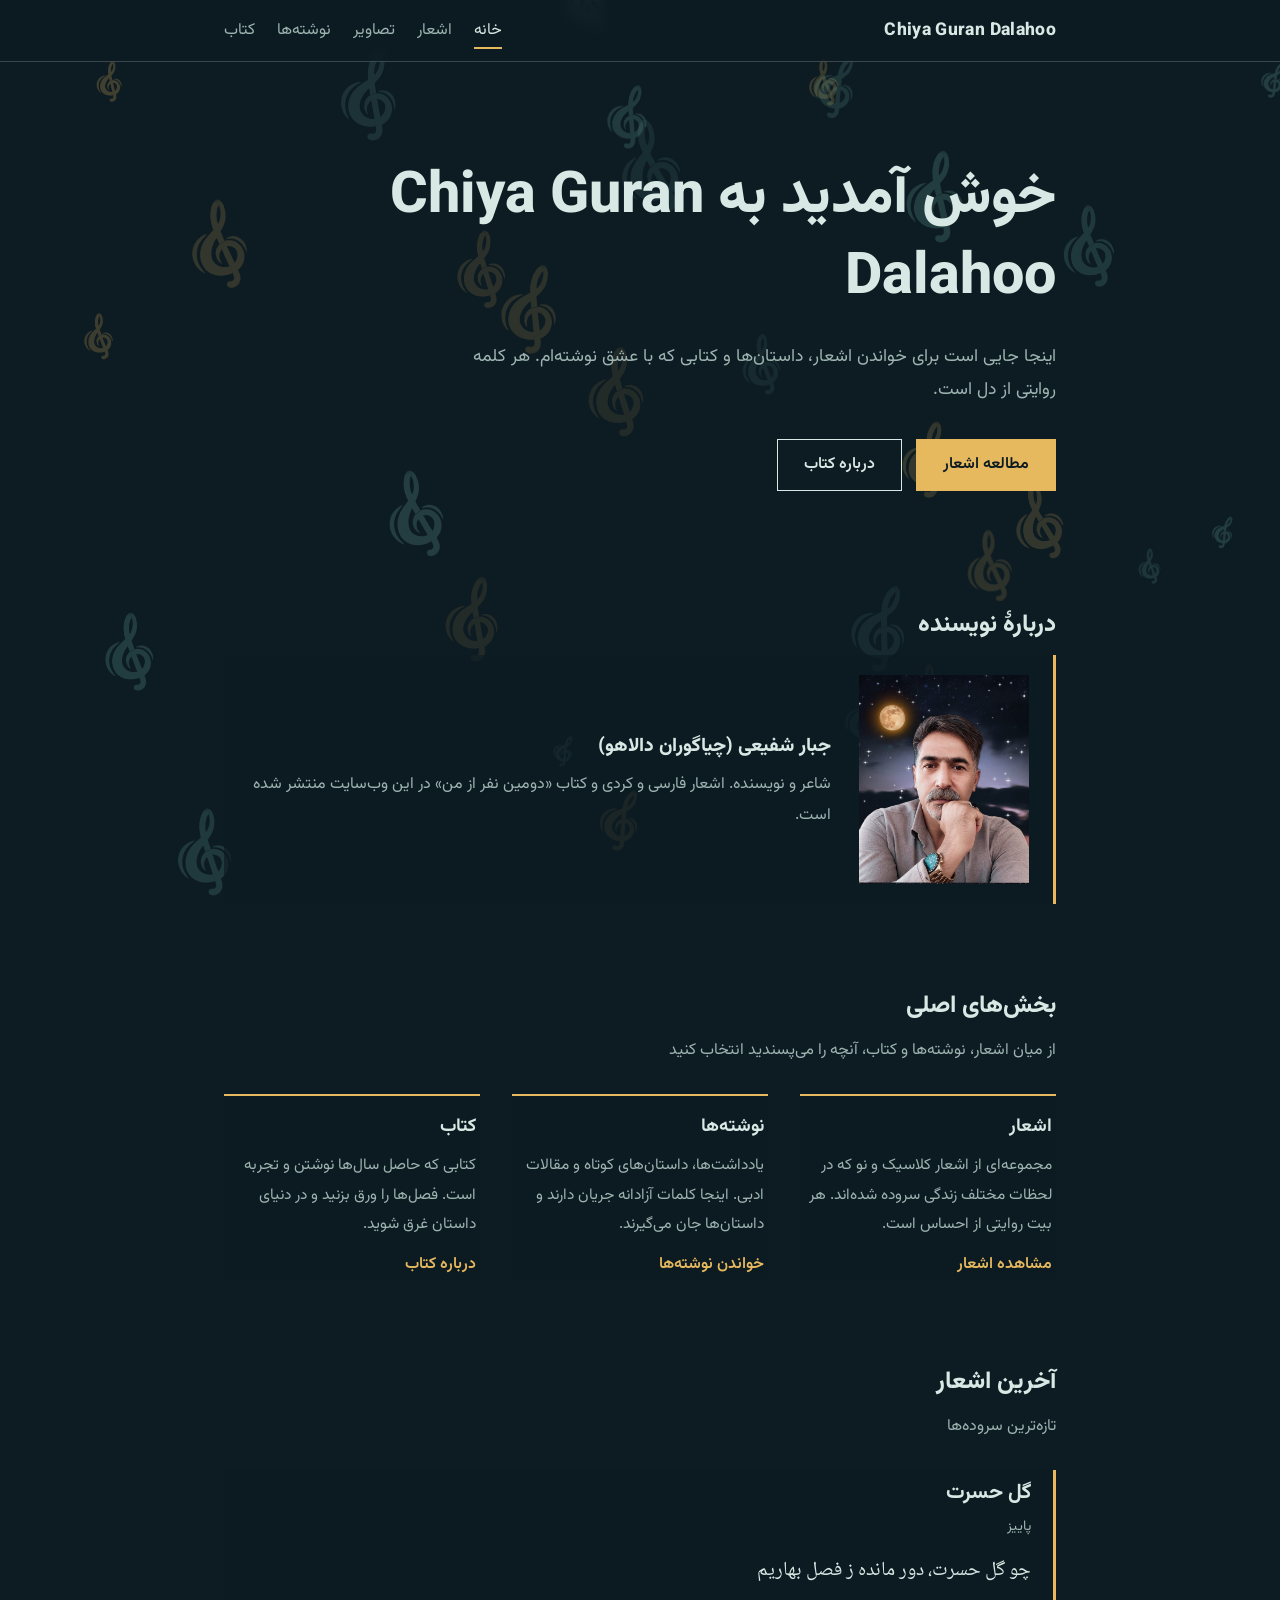
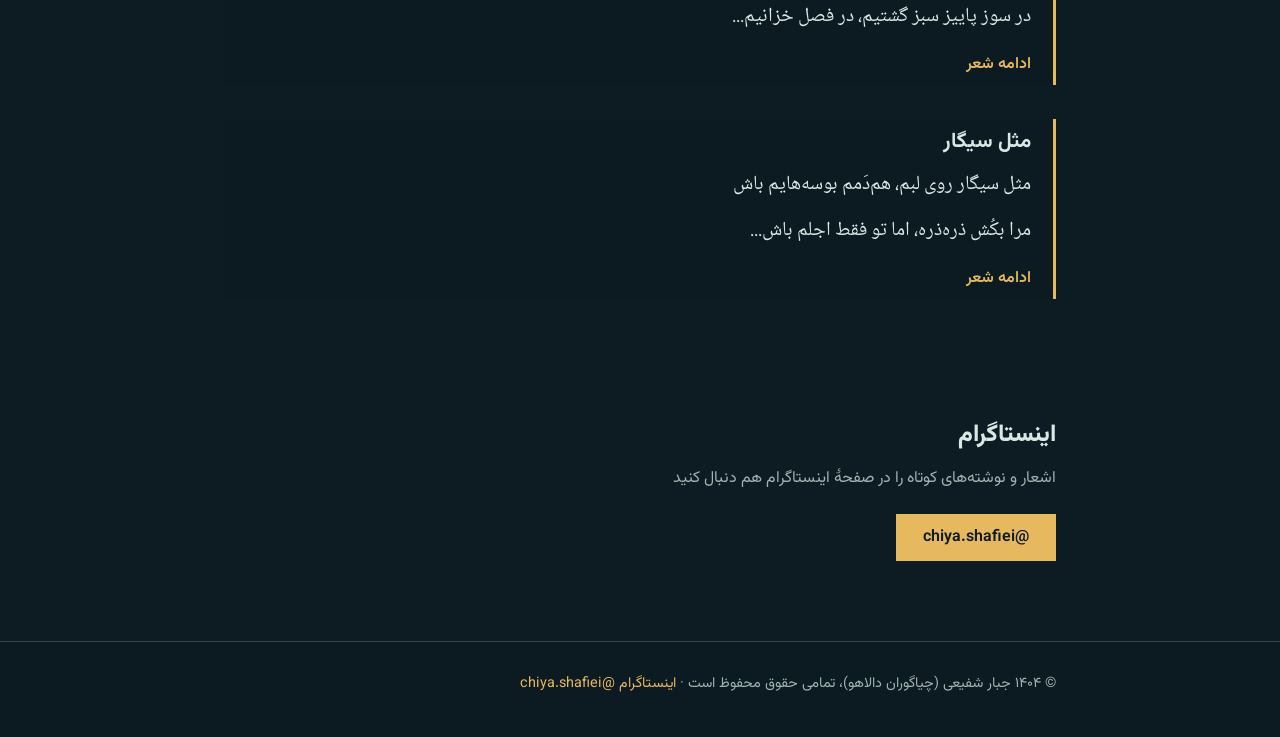
<file: index.html>
<!DOCTYPE html>
<html lang="fa" dir="rtl">
<head>
<meta charset="UTF-8">
<meta name="viewport" content="width=device-width, initial-scale=1.0">
<meta name="description" content="وب‌سایت رسمی چیا شفیعی، جبار شفیعی (چیاگوران دالاهو): اشعار فارسی و کردی، تصاویر شعر و کتاب «دومین نفر از من»">
<title>چیا شفیعی (چیاگوران دالاهو) | Chiya Guran Dalahoo</title>
<link rel="preconnect" href="https://fonts.googleapis.com">
<link rel="preconnect" href="https://fonts.gstatic.com" crossorigin>
<link href="https://fonts.googleapis.com/css2?family=Vazirmatn:wght@400;600;800&family=Noto+Naskh+Arabic:wght@400;600&display=swap" rel="stylesheet">
<style>
:root {
  --ink: #0d1b22;
  --mist: #d8e8e4;
  --dim: #9db4b0;
  --net: 111, 183, 168;
  --saffron: #e6b95f;
  --line: rgba(216, 232, 228, .22);
}
* { box-sizing: border-box; margin: 0; padding: 0; }
html { background: var(--ink); }
body {
  font-family: "Vazirmatn", Tahoma, "Segoe UI", sans-serif;
  color: var(--mist);
  line-height: 1.9;
  background: transparent;
  min-height: 100vh;
}
#bg { position: fixed; inset: 0; width: 100%; height: 100%; z-index: -1; display: block; }

a { color: inherit; text-decoration: none; }
a:focus-visible { outline: 2px solid var(--saffron); outline-offset: 4px; }

.wrap { max-width: 880px; margin: 0 auto; padding: 0 24px; }

/* header */
header { border-bottom: 1px solid var(--line); background: rgba(13, 27, 34, .72); backdrop-filter: blur(6px); -webkit-backdrop-filter: blur(6px); position: sticky; top: 0; z-index: 5; }
header .wrap { display: flex; align-items: center; justify-content: space-between; gap: 16px; flex-wrap: wrap; padding-top: 14px; padding-bottom: 14px; }
.brand { font-weight: 800; font-size: 1.1rem; letter-spacing: .02em; direction: ltr; }
nav ul { list-style: none; display: flex; gap: 22px; flex-wrap: wrap; }
nav a { color: var(--dim); padding: 4px 0; border-bottom: 2px solid transparent; }
nav a:hover, nav a[aria-current="page"] { color: var(--mist); border-bottom-color: var(--saffron); }

/* hero */
.hero { padding: 96px 0 72px; }
.hero h1 { font-size: clamp(2rem, 6vw, 3.6rem); font-weight: 800; line-height: 1.4; max-width: 14em; }
.hero p { margin-top: 20px; max-width: 34em; color: var(--dim); font-size: 1.1rem; }
.actions { margin-top: 32px; display: flex; gap: 14px; flex-wrap: wrap; }
.btn { padding: 10px 26px; border: 1px solid var(--mist); font-weight: 600; transition: background .2s, color .2s; }
.btn:hover { background: var(--mist); color: var(--ink); }
.btn.primary { background: var(--saffron); border-color: var(--saffron); color: var(--ink); }
.btn.primary:hover { background: transparent; color: var(--saffron); }

/* sections */
section { padding: 40px 0; }
h2 { font-size: 1.5rem; font-weight: 800; margin-bottom: 6px; }
.sub { color: var(--dim); margin-bottom: 28px; }

.sections { display: grid; grid-template-columns: repeat(auto-fit, minmax(240px, 1fr)); gap: 32px; }
.sections article { border-top: 2px solid var(--saffron); padding-top: 14px; background: rgba(13, 27, 34, .55); padding-inline: 4px; }
.sections h3 { font-size: 1.15rem; margin-bottom: 6px; }
.sections p { color: var(--dim); font-size: .97rem; }
.more { display: inline-block; margin-top: 10px; color: var(--saffron); font-weight: 600; }
.more:hover { text-decoration: underline; text-underline-offset: 5px; }

/* poems */
.poem { border-inline-start: 3px solid var(--saffron); padding: 4px 22px; margin-bottom: 34px; background: rgba(13, 27, 34, .6); }
.poem h3 { font-size: 1.3rem; }
.meta { color: var(--dim); font-size: .88rem; margin-bottom: 8px; }
.poem .verse { font-family: "Noto Naskh Arabic", "Vazirmatn", serif; font-size: 1.25rem; line-height: 2.3; }

.author-box { display: grid; grid-template-columns: 170px 1fr; gap: 28px; align-items: center; background: rgba(13, 27, 34, .65); padding: 20px 24px; border-inline-start: 3px solid var(--saffron); }
.author-box img { width: 100%; height: auto; display: block; }
.author-box h3 { font-size: 1.2rem; font-weight: 800; }
.author-box p { color: var(--dim); margin-top: 6px; }
@media (max-width: 560px) { .author-box { grid-template-columns: 1fr; } .author-box img { max-width: 200px; } }

footer a { color: var(--saffron); }
footer { border-top: 1px solid var(--line); margin-top: 48px; padding: 28px 0 40px; color: var(--dim); font-size: .9rem; background: rgba(13, 27, 34, .72); }

@media (max-width: 560px) {
  .hero { padding: 56px 0 44px; }
  nav ul { gap: 16px; }
}
@media (prefers-reduced-motion: reduce) { .btn { transition: none; } }
</style>
<script type="application/ld+json">
{
  "@context": "https://schema.org",
  "@type": "WebSite",
  "name": "Chiya Guran Dalahoo",
  "alternateName": ["چیا شفیعی", "چیاگوران دالاهو", "جبار شفیعی"],
  "url": "https://chiya-sh53.github.io/-chiya-guran-dalahoo/",
  "inLanguage": ["fa", "ckb"],
  "author": {
    "@type": "Person",
    "sameAs": ["https://www.instagram.com/chiya.shafiei/"],
    "name": "جبار شفیعی",
    "alternateName": ["چیا شفیعی", "چیاگوران دالاهو", "Chiya Guran Dalahoo"]
  }
}
</script>
</head>
<body>
<canvas id="bg" aria-hidden="true"></canvas>

<header>
  <div class="wrap">
    <a class="brand" href="index.html">Chiya Guran Dalahoo</a>
    <nav aria-label="منوی اصلی">
      <ul>
        <li><a href="index.html" aria-current="page">خانه</a></li>
        <li><a href="poems.html">اشعار</a></li>
        <li><a href="gallery.html">تصاویر</a></li>
        <li><a href="writings.html">نوشته‌ها</a></li>
        <li><a href="book.html">کتاب</a></li>
      </ul>
    </nav>
  </div>
</header>

<main class="wrap">
  <div class="hero">
    <h1>خوش آمدید به Chiya Guran Dalahoo</h1>
    <p>اینجا جایی است برای خواندن اشعار، داستان‌ها و کتابی که با عشق نوشته‌ام. هر کلمه روایتی از دل است.</p>
    <div class="actions">
      <a class="btn primary" href="poems.html">مطالعه اشعار</a>
      <a class="btn" href="book.html">درباره کتاب</a>
    </div>
  </div>

  <section>
    <h2>دربارهٔ نویسنده</h2>
    <div class="author-box">
      <img src="images/author.jpg" alt="جبار شفیعی (چیاگوران دالاهو)" loading="lazy">
      <div>
        <h3>جبار شفیعی (چیاگوران دالاهو)</h3>
        <p>شاعر و نویسنده. اشعار فارسی و کردی و کتاب «دومین نفر از من» در این وب‌سایت منتشر شده است.</p>
      </div>
    </div>
  </section>

  <section>
    <h2>بخش‌های اصلی</h2>
    <p class="sub">از میان اشعار، نوشته‌ها و کتاب، آنچه را می‌پسندید انتخاب کنید</p>
    <div class="sections">
      <article>
        <h3>اشعار</h3>
        <p>مجموعه‌ای از اشعار کلاسیک و نو که در لحظات مختلف زندگی سروده شده‌اند. هر بیت روایتی از احساس است.</p>
        <a class="more" href="poems.html">مشاهده اشعار</a>
      </article>
      <article>
        <h3>نوشته‌ها</h3>
        <p>یادداشت‌ها، داستان‌های کوتاه و مقالات ادبی. اینجا کلمات آزادانه جریان دارند و داستان‌ها جان می‌گیرند.</p>
        <a class="more" href="writings.html">خواندن نوشته‌ها</a>
      </article>
      <article>
        <h3>کتاب</h3>
        <p>کتابی که حاصل سال‌ها نوشتن و تجربه است. فصل‌ها را ورق بزنید و در دنیای داستان غرق شوید.</p>
        <a class="more" href="book.html">درباره کتاب</a>
      </article>
    </div>
  </section>

  <section>
    <h2>آخرین اشعار</h2>
    <p class="sub">تازه‌ترین سروده‌ها</p>

    <div class="poem">
      <h3>گل حسرت</h3>
      <p class="meta">پاییز</p>
      <p class="verse">چو گل حسرت، دور مانده ز فصل بهاریم<br>در سوز پاییز سبز گشتیم، در فصل خزانیم...</p>
      <a class="more" href="poems.html#poem3">ادامه شعر</a>
    </div>

    <div class="poem">
      <h3>مثل سیگار</h3>
      <p class="verse">مثل سیگار روی لبم، هم‌دَمم بوسه‌هایم باش<br>مرا بکُش ذره‌ذره، اما تو فقط اجلم باش...</p>
      <a class="more" href="poems.html#sigar">ادامه شعر</a>
    </div>
  </section>
  <section>
    <h2>اینستاگرام</h2>
    <p class="sub">اشعار و نوشته‌های کوتاه را در صفحهٔ اینستاگرام هم دنبال کنید</p>
    <a class="btn primary" href="https://www.instagram.com/chiya.shafiei/" target="_blank" rel="noopener me">@chiya.shafiei</a>
  </section>
</main>

<footer>
  <div class="wrap">© ۱۴۰۴ جبار شفیعی (چیاگوران دالاهو)، تمامی حقوق محفوظ است · <a href="https://www.instagram.com/chiya.shafiei/" target="_blank" rel="noopener me">اینستاگرام @chiya.shafiei</a></div>
</footer>

<script src="bg.js"></script>
</body>
</html>
</file>
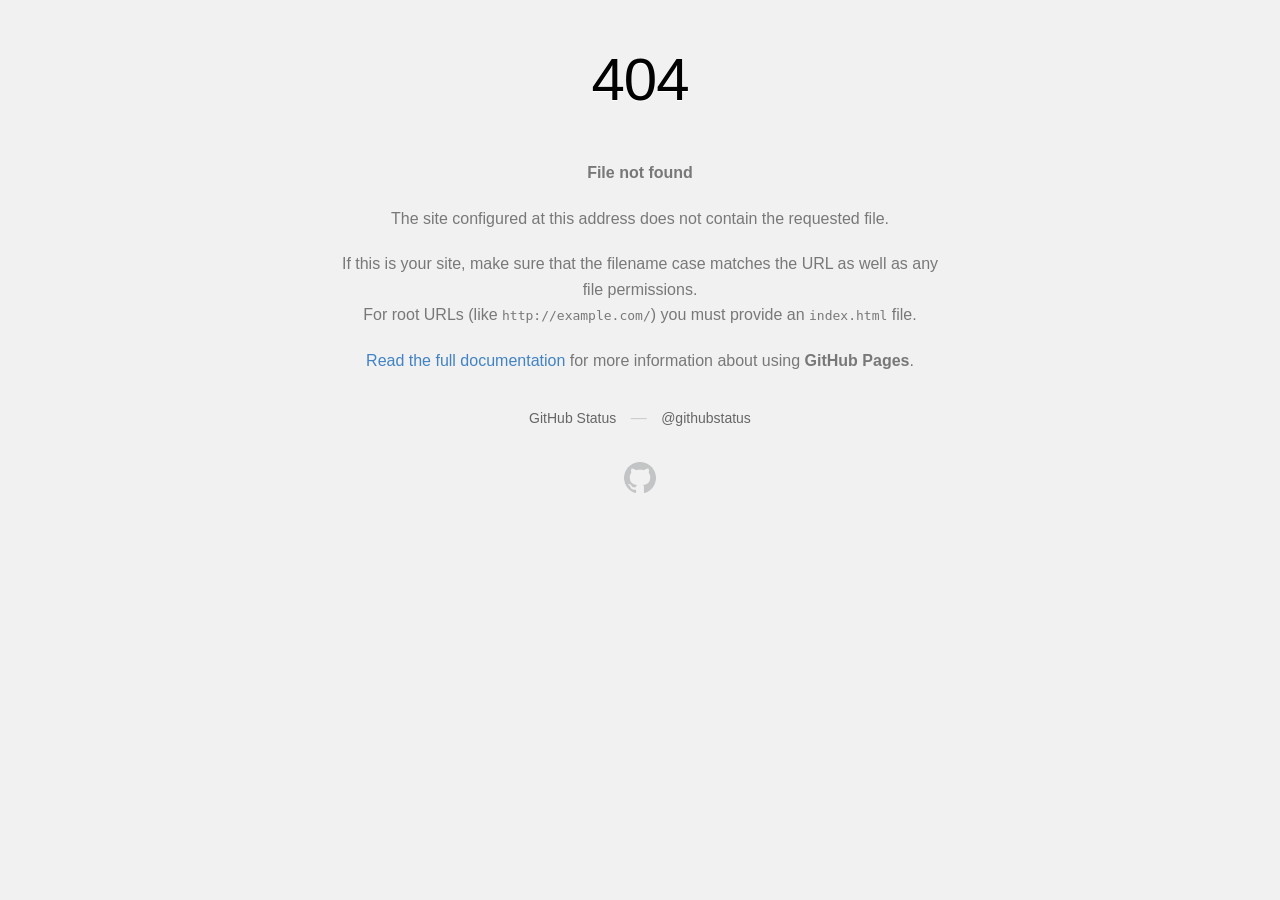
<file: autumn-poem.html>
<!DOCTYPE html>
<html>
  <head>
    <meta http-equiv="Content-type" content="text/html; charset=utf-8">
    <meta http-equiv="Content-Security-Policy" content="default-src 'none'; style-src 'unsafe-inline'; img-src data:; connect-src 'self'">
    <title>Page not found &middot; GitHub Pages</title>
    <style type="text/css" media="screen">
      body {
        background-color: #f1f1f1;
        margin: 0;
        font-family: "Helvetica Neue", Helvetica, Arial, sans-serif;
      }

      .container { margin: 50px auto 40px auto; width: 600px; text-align: center; }

      a { color: #4183c4; text-decoration: none; }
      a:hover { text-decoration: underline; }

      h1 { width: 800px; position:relative; left: -100px; letter-spacing: -1px; line-height: 60px; font-size: 60px; font-weight: 100; margin: 0px 0 50px 0; text-shadow: 0 1px 0 #fff; }
      p { color: rgba(0, 0, 0, 0.5); margin: 20px 0; line-height: 1.6; }

      ul { list-style: none; margin: 25px 0; padding: 0; }
      li { display: table-cell; font-weight: bold; width: 1%; }

      .logo { display: inline-block; margin-top: 35px; }
      .logo-img-2x { display: none; }
      @media
      only screen and (-webkit-min-device-pixel-ratio: 2),
      only screen and (   min--moz-device-pixel-ratio: 2),
      only screen and (     -o-min-device-pixel-ratio: 2/1),
      only screen and (        min-device-pixel-ratio: 2),
      only screen and (                min-resolution: 192dpi),
      only screen and (                min-resolution: 2dppx) {
        .logo-img-1x { display: none; }
        .logo-img-2x { display: inline-block; }
      }

      #suggestions {
        margin-top: 35px;
        color: #ccc;
      }
      #suggestions a {
        color: #666666;
        font-weight: 200;
        font-size: 14px;
        margin: 0 10px;
      }

    </style>
  </head>
  <body>

    <div class="container">

      <h1>404</h1>
      <p><strong>File not found</strong></p>

      <p>
        The site configured at this address does not
        contain the requested file.
      </p>

      <p>
        If this is your site, make sure that the filename case matches the URL
        as well as any file permissions.<br>
        For root URLs (like <code>http://example.com/</code>) you must provide an
        <code>index.html</code> file.
      </p>

      <p>
        <a href="https://help.github.com/pages/">Read the full documentation</a>
        for more information about using <strong>GitHub Pages</strong>.
      </p>

      <div id="suggestions">
        <a href="https://githubstatus.com">GitHub Status</a> &mdash;
        <a href="https://twitter.com/githubstatus">@githubstatus</a>
      </div>

      <a href="/" class="logo logo-img-1x">
        <img width="32" height="32" title="" alt="" src="[data-uri]">
      </a>

      <a href="/" class="logo logo-img-2x">
        <img width="32" height="32" title="" alt="" src="[data-uri]">
      </a>
    </div>
  </body>
</html>
</file>
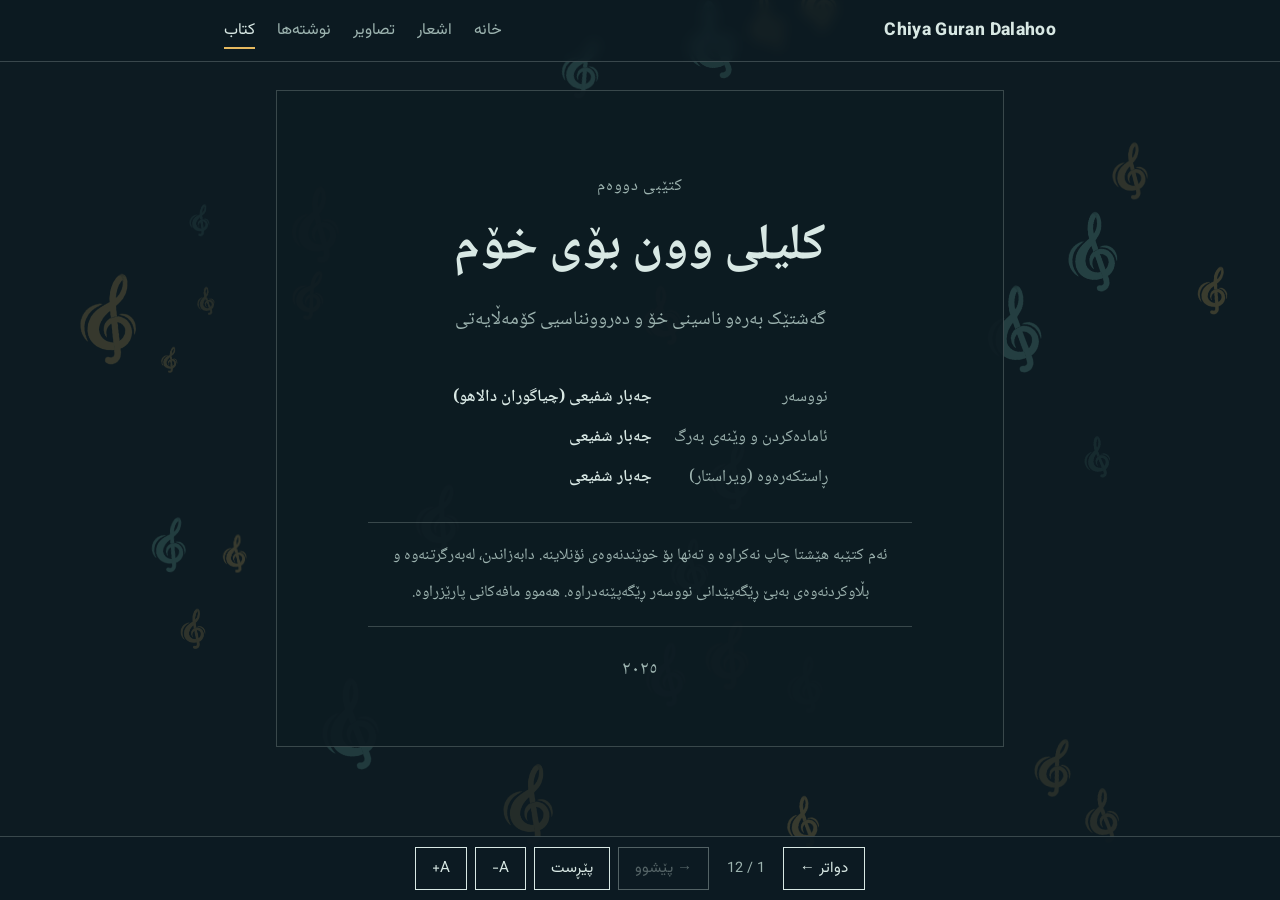
<file: book-2.html>
<!DOCTYPE html>
<html lang="ckb" dir="rtl">
<head>
<meta charset="UTF-8">
<meta name="viewport" content="width=device-width, initial-scale=1.0, viewport-fit=cover">
<meta name="robots" content="noindex, noarchive">
<title>خوێندنەوەی ئۆنلاین: کلیلی وون بۆی خۆم | جەبار شفیعی</title>
<link rel="preconnect" href="https://fonts.googleapis.com">
<link rel="preconnect" href="https://fonts.gstatic.com" crossorigin>
<link href="https://fonts.googleapis.com/css2?family=Vazirmatn:wght@400;600;800&family=Noto+Naskh+Arabic:wght@400;600;700&display=swap" rel="stylesheet">
<style>
:root {
  --ink: #0d1b22;
  --mist: #d8e8e4;
  --dim: #9db4b0;
  --saffron: #e6b95f;
  --line: rgba(216, 232, 228, .22);
  --fs: 1.2rem;
}
* { box-sizing: border-box; margin: 0; padding: 0; }
html { background: var(--ink); }
body { font-family: "Vazirmatn", Tahoma, "Segoe UI", sans-serif; color: var(--mist); line-height: 1.9; background: transparent; min-height: 100vh; padding-bottom: calc(84px + env(safe-area-inset-bottom, 0px)); }
#bg { position: fixed; inset: 0; width: 100%; height: 100%; z-index: -1; display: block; }
a { color: inherit; text-decoration: none; }
a:focus-visible, button:focus-visible { outline: 2px solid var(--saffron); outline-offset: 3px; }
.wrap { max-width: 880px; margin: 0 auto; padding: 0 24px; }

header { border-bottom: 1px solid var(--line); background: rgba(13, 27, 34, .72); backdrop-filter: blur(6px); -webkit-backdrop-filter: blur(6px); position: sticky; top: 0; z-index: 5; }
header .wrap { display: flex; align-items: center; justify-content: space-between; gap: 16px; flex-wrap: wrap; padding-top: 14px; padding-bottom: 14px; }
.brand { font-weight: 800; font-size: 1.1rem; letter-spacing: .02em; direction: ltr; }
nav ul.menu { list-style: none; display: flex; gap: 22px; flex-wrap: wrap; }
nav ul.menu a { color: var(--dim); padding: 4px 0; border-bottom: 2px solid transparent; }
nav ul.menu a:hover, nav ul.menu a[aria-current="page"] { color: var(--mist); border-bottom-color: var(--saffron); }

.reader { max-width: 760px; margin: 28px auto 0; padding: 0 16px; }
.paper { background: rgba(13, 27, 34, .93); border: 1px solid var(--line); padding: 36px 30px 44px; font-family: "Noto Naskh Arabic", "Vazirmatn", serif;
  -webkit-user-select: none; user-select: none; -webkit-touch-callout: none; }
.unit h1 { font-size: clamp(2rem, 7vw, 3.2rem); line-height: 1.6; font-weight: 700; }
.unit h2 { font-size: 1.85rem; line-height: 1.7; font-weight: 700; padding-bottom: 12px; margin-bottom: 22px; border-bottom: 2px solid var(--saffron); }
.unit h3 { font-size: 1.4rem; line-height: 1.8; font-weight: 700; color: var(--saffron); margin: 38px 0 6px; }
.unit h4 { font-size: 1.2rem; line-height: 1.8; font-weight: 600; margin: 28px 0 4px; }
.unit p { font-size: var(--fs); line-height: 2.35; margin-top: 12px; }
.unit ul { margin: 12px 24px 12px 0; padding-right: 4px; }
.unit li { font-size: var(--fs); line-height: 2.2; margin-bottom: 6px; }
.unit li strong { color: var(--saffron); font-weight: 600; }

.title-page { text-align: center; padding: 28px 0 10px; }
.title-page .eyebrow { color: var(--dim); font-size: 1.05rem; letter-spacing: .04em; }
.title-page .subtitle { color: var(--dim); font-size: 1.2rem; margin-top: 8px; }
.title-page .credits { display: inline-grid; grid-template-columns: max-content max-content; gap: 8px 22px; margin: 40px 0 28px; text-align: right; font-size: 1.05rem; }
.title-page dt { color: var(--dim); }
.title-page dd { font-weight: 600; }
.title-page .notice { border-top: 1px solid var(--line); border-bottom: 1px solid var(--line); padding: 14px 6px; font-size: 1rem; color: var(--dim); max-width: 34em; margin: 0 auto; }
.title-page .year { margin-top: 20px; color: var(--dim); }
.sign { text-align: left; margin-top: 28px; color: var(--dim); }
[dir="rtl"] .sign { text-align: left; }

/* bottom bar */
.bar { position: fixed; left: 0; right: 0; bottom: 0; z-index: 8; background: rgba(13, 27, 34, .94); border-top: 1px solid var(--line); padding: 10px 12px calc(10px + env(safe-area-inset-bottom, 0px)); display: flex; gap: 8px; justify-content: center; align-items: center; flex-wrap: wrap; }
.bar button { font: inherit; font-size: .95rem; color: var(--mist); background: transparent; border: 1px solid var(--mist); padding: 6px 16px; cursor: pointer; }
.bar button:hover:not(:disabled) { background: var(--mist); color: var(--ink); }
.bar button:disabled { opacity: .35; cursor: default; }
.bar .count { color: var(--dim); font-size: .9rem; min-width: 4em; text-align: center; }

/* contents drawer */
.drawer { position: fixed; inset: 0; z-index: 12; background: rgba(5, 12, 16, .96); overflow-y: auto; padding: 20px 20px 60px; display: none; }
.drawer.open { display: block; }
.drawer .inner { max-width: 640px; margin: 0 auto; }
.drawer h2 { font-size: 1.4rem; margin-bottom: 14px; display: flex; justify-content: space-between; align-items: center; }
.drawer h2 button { font: inherit; font-size: .95rem; color: var(--mist); background: transparent; border: 1px solid var(--mist); padding: 4px 16px; cursor: pointer; }
.drawer ul { list-style: none; }
.drawer li { margin: 2px 0; }
.drawer a { display: block; padding: 5px 0; color: var(--mist); }
.drawer a.part { font-weight: 700; margin-top: 12px; border-bottom: 1px solid var(--line); }
.drawer ul ul { margin-right: 18px; }
.drawer ul ul a { color: var(--dim); font-size: .95rem; padding: 3px 0; }
.drawer a:hover { color: var(--saffron); }

.guard-note { display: none; }
@media print { body > * { display: none !important; } body::before { content: "ئەم کتێبە بۆ چاپکردن نییە."; display: block; padding: 40px; font-size: 20px; } }
@media (max-width: 560px) { .paper { padding: 26px 18px 34px; } nav ul.menu { gap: 14px; } }
</style>
<noscript><style>.unit[hidden] { display: block; }</style></noscript>
</head>
<body>
<canvas id="bg" aria-hidden="true"></canvas>

<header>
  <div class="wrap">
    <a class="brand" href="index.html">Chiya Guran Dalahoo</a>
    <nav aria-label="منوی اصلی">
      <ul class="menu">
        <li><a href="index.html">خانه</a></li>
        <li><a href="poems.html">اشعار</a></li>
        <li><a href="gallery.html">تصاویر</a></li>
        <li><a href="writings.html">نوشته‌ها</a></li>
        <li><a href="book.html" aria-current="page">کتاب</a></li>
      </ul>
    </nav>
  </div>
</header>

<main class="reader">
  <div class="paper" id="paper">
<section class="unit title-page" id="u0" hidden>
  <p class="eyebrow">کتێبی دووەم</p>
  <h1>کلیلی وون بۆی خۆم</h1>
  <p class="subtitle">گەشتێک بەرەو ناسینی خۆ و دەروونناسیی کۆمەڵایەتی</p>
  <dl class="credits">
    <dt>نووسەر</dt><dd>جەبار شفیعی (چیاگوران دالاهو)</dd>
    <dt>ئامادەکردن و وێنەی بەرگ</dt><dd>جەبار شفیعی</dd>
    <dt>ڕاستکەرەوە (ویراستار)</dt><dd>جەبار شفیعی</dd>
  </dl>
  <p class="notice">ئەم کتێبە هێشتا چاپ نەکراوە و تەنها بۆ خوێندنەوەی ئۆنلاینە. دابەزاندن، لەبەرگرتنەوە و بڵاوکردنەوەی بەبێ ڕێگەپێدانی نووسەر ڕێگەپێنەدراوە. هەموو مافەکانی پارێزراوە.</p>
  <p class="year">٢٠٢٥</p>
</section>
<section class="unit" id="u1" hidden>
<h2>پێشەکی</h2>
<p>خوێنەری ئازیز،</p>
<p>ئەم کتێبە گەشتێکە بەناو جیهانی ناوەوەی مرۆڤ، شوێنێک کە تێیدا ڕووناکی و سێبەر، خۆشی و خەم، هێز و لاوازی، هەموویان یەکتری تەواو دەکەن. «کلیلی وون بۆی خۆم» هەوڵێکە بۆ تێگەیشتن لەو دووانەیەتییە قووڵەی کە لە ناخی هەر کەسێکماندا شاردراوەتەوە.</p>
<p>لە ماوەی ساڵانێکی لێکۆڵینەوە و ئەزموونی کەسایەتی، بۆم دەرکەوت کە باشترین شێوازی تێگەیشتن لە خۆمان، نەک شاردنەوەی لایەنە «تاریک»ەکانمانە، بەڵکو قبوڵکردن و ناسینی هەردوو ڕووی کەسایەتیمانە. ئەم کتێبە لە هەشت بەشدا، ئەم گەشتە بەردەوامە دەخاتە ڕوو.</p>
<p>لە بەشی یەکەمەوە کە باس لە دووانەیەتی کەسایەتی دەکات، تا بەشی کۆتایی کە دەربارەی واتای ژیان و مردنە، هەر بەشێک دەرگایەکە بەرەو ناسینێکی قووڵتر لە خۆمان و جیهانی دەوروبەرمان.</p>
<p>چیرۆکەکانی ناو ئەم کتێبە، هەرچەندە خەیاڵین، بەڵام ڕەنگدانەوەی ئەزموونە ڕاستەقینەکانی مرۆڤن لە گەڕاندا بۆ خۆیان.</p>
<p>هیوادارم کە خوێنەر خۆی لە ئەم چیرۆکانەدا بدۆزێتەوە و هەنگاوێک نزیکتر ببێتەوە لە تێگەیشتنی خۆی.</p>
<p>ئەم کتێبە پێشکەشە بە هەموو ئەوانەی لە گەڕانن بۆ خۆیان.</p>
<p class="sign">جەبار شفیعی<br>سلێمانی، کوردستان — ٢٠٢٥</p>
</section>
<section class="unit" id="u2" hidden>
<h2>بەشی یەکەم: ڕووی سپی و ڕەشی کەسایەتی</h2>
<h4 id="u2-s1">دووانەیەتی کەسایەتی: سپی و ڕەش لە هەستماندا</h4>
<p>وەک مانگ کە دوو ڕووی هەیە، هەر مرۆڤێک لە کەسایەتیدا دوو ڕووی بەرچاو دەخاتە ڕوو: ڕووی ڕۆشن و تاریک. ئەم دووانەیەتییە کە دەتوانرێت وەک دوو قوتبی ئەرێنی و نەرێنی کەسایەتی لەبەرچاو بگیرێت، نەک تەنها بەشێکە لە سروشتی مرۆڤایەتی، بەڵکو لەژێر کاریگەری شرایط و ئەزموونەکانی ژیان و پەیوەندییە کۆمەڵایەتییەکان و شرایطی ژینگەیی شێوە دەگرێت.</p>
<p>ئەم وتارە بەشداری دەکات لە لێکۆڵینەوەی ئەم دووانەیەتییە، کاریگەریەکەی لەسەر ژینگە، پەیوەندییە کۆمەڵایەتییەکان و ئەزموونەکانی ژیان، و گرنگی ناسین و قبوڵکردنی هەردوو لایەن لە پەیوەندییە مرۆڤایەتییەکاندا.</p>
<p>هەر کەسێک کۆمەڵێکە لە خاسیەتی دژبەیەکەکان کە جێگای خۆیان لەناو کەسایەتیدا داوە: ئازایەتی لە تەنیشت ترس، خۆشی لە بەرامبەر خەمۆکی، ئارامی لە بەرامبەر تووڕەیی، و خاسیەتی دژبەیەکەکان لە خۆیدا جێگە داوە.</p>
<p>ئازایەتی لە مرۆڤەکاندا بە دەگمەن یەک ڕەگەزی نییە. هەر کەسێک کۆمەڵێکە لە دووانەیەتی کەسایەتی: ڕەش و سپی لە هەستی ئێمەدا.</p>
<p>ئەم وتارە بەرەو لێکۆڵینەوەی ئەم دووانەیەتییە دەچێت، کاریگەری ئەوان لەسەر ژینگە، پەیوەندییە کۆمەڵایەتییەکان و ئەزموونەکانی ژیان، و گرنگی ناسین و قبوڵکردنی هەردوو لایەن لە پەیوەندییە مرۆڤایەتییەکاندا دەردەکەوێت.</p>
<p>ئەم دووانەیەتییە کە لە نموونەدا، ئازایەتی کەسێک تەنها ئەو کاتە بەنرخە کە لەگەڵ ترسدا جیا نەکراوە و بوونی یەکێکیان بەبێ ئەوی دیکە واتای نییە. ئەم خاسیەتانە وەک دوو ڕووی یەک سکەن، لە تەنیشت ترس، تووڕەیی لە بەرامبەر ئارامی، خۆشی لە بەرامبەر خەمۆکی، و توانا لە تەنیشت ناتوانی.</p>
<p>چۆن ڕووی سپیمان نیشان بدەین؟</p>
<p>لە ڕاستیدا، هەر کەسێک دەبێت هەردوو لایەنی ڕەش و سپی کەسایەتەکەی بناسێت و قبوڵی بکات. ئەمە وێنەیەکی تەواوە و تەنها لەسەر بنەمای دۆخێک یان ڕەفتارێکی تایبەت نییە، وەک بینینی کەسێک وەک تەواو «باش» یان «خراپ». دادپەروەری کەسێک تەنها لەسەر ئەم جۆرەیەتییە نیشاندەری ئەوەیە کە هیچکەس بەشێوەیەکی ڕەها لە دژایەتییەکان نییە.</p>
<p>دۆخەکانی ژیان نیز دیاری دەکەن کە کام لایەن لە کەسایەتەکەمان لە کاتی تایبەتدا بەرجەستە دەبێتەوە. هەروەک چۆن ڕووناکی خۆر بەشێک لە مانگ ڕووناک دەکاتەوە و بەشێک تاریک دەهێڵێتەوە، دەبێت هەردوو لایەنی ڕەش و سپی کەسایەتەکە قبوڵ بکەین.</p>
<p>ئەمە بۆ دروستکردنی پەیوەندی تەندروست و بەردەوام، هەم بۆ خۆمان و هەم بۆ کەسانی دیکە گرنگی قبوڵکردن و نیشاندانی هەردوو ڕوو هەیە.</p>
<h4 id="u2-s2">کاریگەری ژینگە لەسەر پەرەپێدانی کەسایەتی</h4>
<p>کەسێک کە لە ژینگەیەکی پڕ لە پاڵپشتی و خۆشەویستی پەرەی پێ هاتووە، ڕەنگە زیاتر لایەنە ئەرێنییەکانی کەسایەتی وەک میهرەبانی و بەزەیی نیشان بدات. بەڵام هەمان کەس، لە بەرامبەر ناڕەزایەتییەکانی ژیان یان کێشەکانی کەسایەتی خۆی، ڕەنگە زیاتر لایەنە نەرێنییەکان وەک تووڕەیی یان بێئومێدی نیشان بدات.</p>
<p>بۆ نموونە، کەسێک کە لە ژینگەیەکی پەیوەستی و ڕەقابەتی کار دەکات، ڕەنگە لایەنە سەختگیرەکان یان سەرسەختانەی نیشان بدات، لە کاتێکدا لە تەنیشت خێزان یان هاوڕێیانی نزیک، ڕووی گەرم و ئارامی خۆی پیشان دەدات.</p>
<h4 id="u2-s3">ئاکامەکانی شاردنەوەی ڕووی ڕەش</h4>
<p>شاردنەوەی ڕووی ڕەش نەک تەنها نەشیاوە، بەڵکو دەتوانێت ببێتە هۆی تێکچوونی متمانە لە پەیوەندییەکاندا. بۆ نموونە، کەسێک کە هەمیشە هەوڵ دەدات شاد و ئەرێنی دەربکەوێت، بەڵام ڕاستییەکانی ناوەوەی خۆی دەشارێتەوە، دەتوانێت ببێتە هۆی تێگەیشتنی هەڵە لە پەیوەندییەکاندا.</p>
<p>شاردنەوەی ڕووی ڕەش تەنها مایەی نارەحەتی نییە، بەڵکو وا دەکات لایەنە نەرێنییەکان بە ناچاری زیاتر توند بکەونە دەرەوە. زۆربەی کات، ئەم مەیلە بەرەو دروستکردنی ڕووی سپی دەبێت، کە دەتوانێت لەخۆی بگرێت میهرەبانی، بەزەیی، یان حەز بە قبوڵکردنی کۆمەڵایەتی، پەسەندکردن و دروستکردنی پەیوەندی ئەرێنی.</p>
<h4 id="u2-s4">پێویستی بە نیشاندانی هەردوو ڕوو</h4>
<p>زۆربەی کەسان حە ز دەکەن لایەنە ئەرێنییەکانی کەسایەتی خۆیان نیشان بدەن. ئەم مەیلە ڕەگی لە پێویستی مرۆڤ بۆ قبوڵبوون و ئارامی داناوە، کەچی دەیانەوێت تەنها خاڵە بەهێز و جوانەکانی خۆیان بە کەسانی دیکە نیشان بدەن.</p>
<p>بەڵام کاتێک پەیوەندی سەرکەوتوو و ڕاستەقینە دەمانەوێت، دەبێت ئازایەتیمان هەبێت کە هەردوو لایەنی کەسایەتەکەمان نیشان بدەین. شاردنەوە نەک تەنها وزە زۆر پێویستە، بەڵکو ڕێگر لە دروستبوونی پەیوەندی قووڵ دەبێت.</p>
<p>کاتێک بە ڕاستی و دڵسۆزی ڕەفتار دەکەین، کەسانی دیکەش دەتوانن دروستکردنی پەیوەندی قووڵ و ڕاستەقینەیان هەبێت. ئاشکراکردنی لاوازی یان کێشەکان، نەک تەنها وزە درۆزنە، بەڵکو ڕێگە بە هەبوونی هەموو لایەنی کەسایەتەکەمان دەدات.</p>
<p>سەرەڕای ئەمەش، خۆ شمان دەبێت ئازایەتی نیشاندانی هەردوو لایەن هەبێت تا بتوانین لەگەڵ تێگەیشتن و هاوسۆزی، لەگەڵ ڕەفتارە نائاساییەکان مامەڵە بکەین. ئەگەر لە کاتەکانی نەرێنیدا هاوڕێکەمان نەبینین و لە لاوازی یان کێشەکانی تێنەگەین، ڕەنگە پەیوەندییەکە لاواز ببێت.</p>
<h4 id="u2-s5">دووانەیەتی لە فەرهەنگ و کۆمەڵگادا</h4>
<p>ئەم چەمکی دووانەیەتی نەک تەنها لە ئاستی تاکەکەسی، بەڵکو لە فەرهەنگەکان و کۆمەڵگەکانیشدا قابیلی بینینە. لە زۆرێک لە فەرهەنگەکان، بەهاکانی دژبەیەک وەک تاکەکەسی و کۆمەڵگەیی، مێردایەتی و مێینەیی، لە تەنیشت یەکدا هەن و بەپێی شرایط، یەکێک لەوان بەرجەستە دەبێتەوە.</p>
<p>بۆ نموونە، لە فەرهەنگی ئێرانی، میوانداری و بەزەیی وەک لایەنە ئەرێنییەکان دەناسرێن، بەڵام لە هەمان کاتدا، ڕەنگە لە هەندێک دۆخدا، حەسوودی یان ڕقابەری دەردەکەوێت. ئەم دژبەیانە نیشاندەری ئاڵۆزی و فرەڕەنگی فەرهەنگەکانە.</p>
<h4 id="u2-s6">دوو ڕوو لە ناو کۆمەڵگادا</h4>
<p>هەر مرۆڤێک، وەک مانگ کە بە ڕووناکی خۆر ڕووەکانی ڕووناک و تاریکی خۆی نیشان دەدات، خاوەنی دوو ڕووی پێچەوانەیە لە کەسایەتیدا: ڕووی سپی و ڕووی ڕەش. ئەم دووانەیە، کە دەتوانرێت وەک لایەنە ئەرێنی و نەرێنیەکانی کەسایەتی بزانرێت، نەک هەر لە تایبەتمەندیە ناوەکیەکانی کەسەوە، بەڵکو لە کارلێکە کۆمەڵایەتیەکان و ڕێوڕەسمەکانی ژینگەوەش کاریگەری دەگرێت.</p>
<p>دەروونناسی کۆمەڵایەتی، کە بۆ لێکۆڵینەوەی ڕەفتاری مرۆڤ لە ناو کۆمەڵگادا، ئامرازی بەنرخ دابین دەکات بۆ تێگەیشتن لەم دووانەیە. ئەم وتارە بە پشتبەستن بە چەمکەکانی دەروونناسی کۆمەڵایەتی، بۆ لێکۆڵینەوەی ڕووەکانی ڕەش و سپی کەسایەتی، کاریگەرییان لەسەر پەیوەندیەکان و گرنگی قبوڵکردنی هەردوو لایەن دەپەڕێت.</p>
<h4 id="u2-s7">دووانەیی کەسایەتی لە کارلێکە کۆمەڵایەتیەکاندا</h4>
<p>لە ڕوانگەی دەروونناسی کۆمەڵایەتییەوە، کەسایەتی مرۆڤ لە کارلێکەدا لەگەڵ کەسانی تر و لەژێر کاریگەری چاوەڕوانیە کۆمەڵایەتیەکان شێوە دەگرێت و دەردەکەوێت. تایبەتمەندیە پێچەوانەکان وەک میهرەبانی و تووڕەیی، ئازایەتی و ترس، یان بەخشندەیی و بەغیلی، بەپێی دۆخی کۆمەڵایەتی، یەکێک لەدوای یەکێک دەردەکەون.</p>
<h3 id="u2-s8">یەکەم: کاریگەری هالە (Halo Effect)</h3>
<p>یەکێک لە دیاردە سەرەکیەکانی دەروونناسی کۆمەڵایەتی، کاریگەری هالەیە کە نیشان دەدات کەسان مەیلیان هەیە لەسەر بنەمای یەک تایبەتمەندی ئەرێنی، وەک ڕواڵەتی سەرنجڕاکێش یان ڕەفتاری میهرەبانانە، بڕیاری گشتی ئەرێنی دەربارەی کەسێک بدەن.</p>
<p>بۆ نموونە، ئەگەر کەسێک لە کۆمەڵگەیەکی کۆمەڵایەتیدا بە زەردەخەنە و ڕەفتاری دۆستانە، ڕووی سپی، دەرکەوێت، کەسانی تر ڕەنگە بە تەواوی بە شێوەیەکی ئەرێنی هەڵسەنگاندنی بکەن و لایەنە نەرێنیەکانی وەک تووڕەیی یان خۆپەرستی، ڕووی ڕەش، پشتگوێ بخەن.</p>
<p>بەڵام کاتێک ئەم لایەنە نەرێنیانە لە دۆخەکانی دواتردا ئاشکرا دەبن، ڕەنگە ببنە هۆی ئومێدبڕین یان گۆڕانی دیدگای کەسانی تر. ئەم دیاردەیە نیشان دەدات کە بۆچی زانینی هەردوو لایەنی کەسایەتی لە کارلێکە کۆمەڵایەتیەکاندا پێویستە.</p>
<h3 id="u2-s9">دووەم: تیۆری خۆنیشاندان (Impression Management)</h3>
<p>تیۆری خۆنیشاندان ڕوون دەکاتەوە کە کەسان لە دۆخە کۆمەڵایەتیەکاندا هەوڵ دەدەن وێنەیەکی خوازراو لە خۆیان پێشکەش بکەن بۆ ئەوەی پەسەندی کەسانی تر بەدەست بهێنن. ئەم هەوڵە زۆرجار دەبێتە هۆی نیشاندانی ڕووی سپی.</p>
<p>بۆ نموونە، لە چاوپێکەوتنێکی کاریدا، کەس ڕەنگە بە جەختکردن لە سەر خاڵە بەهێزەکانی خۆی، وەک متمانەبەنەفس و شارەزایی، و شاردنەوەی لاوازیەکان، وەک دڵەڕاوکێ یان کەم ئەزموونی، ڕووی ئایدیاڵی نیشان بدات.</p>
<p>بەڵام ئەگەر لە ژینگەی کارەکەدا، ئەم لاوازیانە دواتر ئاشکرا بن، ڕەنگە متمانەی هاوکارەکانی بەرامبەری کەم ببێتەوە. ئەم نموونەیە نیشان دەدات کە شاردنەوەی ڕووی ڕەش لە کورتخایەندا کاریگەرە، بەڵام لە درێژخایەندا دەتوانێت ببێتە هۆی تێکچوون لە پەیوەندیە کۆمەڵایەتیەکاندا.</p>
<h4 id="u2-s10">کاریگەری ڕێوڕەسمە کۆمەڵایەتیەکان لەسەر دەرکەوتنی ڕووەکانی ڕەش و سپی</h4>
<p>دەروونناسی کۆمەڵایەتی جەخت لەوە دەکاتەوە کە ڕێوڕەسمە کۆمەڵایەتیەکان، چاوەڕوانیە گروپیەکان و فشارە ژینگەییەکان دیاری دەکەن کە کام لایەن لە کەسایەتی کەس بەرچاو بکەوێت. ئەم هۆکارانە دەتوانن ڕووی سپی یان ڕەش لە دۆخە جیاوازەکاندا چالاک بکەن.</p>
<h3 id="u2-s11">سێیەم: فشاری یەکخشتنی (Conformity)</h3>
<p>لێکۆڵینەوەکانی ئاش (Asch) لە بواری یەکخشتنی نیشان دەدەن کە کەسان لەژێر فشاری گروپدا، ڕەفتار و تایبەتمەندیەکان دەردەخەن کە لەگەڵ ڕێوڕەسمەکانی گروپ گونجاون.</p>
<p>بۆ نموونە، لە گروپێکی دۆستانەدا کە بەهای خۆشی و ئەرێنی بیرکردنەوە بڵاودەکاتەوە، کەس ڕەنگە ڕووی سپی خۆی، وەک گاڵتەجاڕی و میهرەبانی، نیشان بدات و هەستە نەرێنیەکانی وەک خەم یان تووڕەیی، ڕووی ڕەش، سەرکوت بکات.</p>
<p>بەڵام لە دۆخەکانی ترا کە گروپ ڕەفتارەکانی ڕکابەری یان پەلاماردانە پەسەند دەکات، وەک ڕکابەری وەرزشی، هەمان کەس ڕەنگە ڕووی ڕەشی خۆی، وەک پەلاماردانی، دەربخات. ئەم گۆڕانکارییە نیشانی کاریگەری بەهێزی ڕێوڕەسمە کۆمەڵایەتیەکان لەسەر دووانەیی کەسایەتی دەدات.</p>
<h3 id="u2-s12">چوارەم: تیۆری ناسنامەی کۆمەڵایەتی (Social Identity Theory)</h3>
<p>تیۆری ناسنامەی کۆمەڵایەتی، لەلایەن هێنری تاجفێلەوە، ڕوون دەکاتەوە کە کەسان بەشێک لە ناسنامەی خۆیان لەو گروپانەوە وەردەگرن کە پەیوەندییان پێیانەوە هەیە، وەک خێزان، هاوڕێیان، یان هاوکارەکان. ئەم ناسنامە گروپیەیە دەتوانێت لایەنە تایبەتەکانی کەسایەتی بەهێز بکات.</p>
<p>بۆ نموونە، کەسێک کە لە گروپێکی پیشەیی لەگەڵ کلتووری هاوکاریدا چالاکە، ڕەنگە ڕووی سپی خۆی، وەک هاوسۆزی و پشتگیری، زیاتر نیشان بدات. بەڵام ئەگەر بچێتە گروپێک کە ڕکابەری و تاکایەتی بە بەها دادەنێت، ڕەنگە لایەنە ڕەشەکانی وەک خۆپەرستی یان ئامانجخوازی زیادەڕۆ لێی بەرچاو بکەونەوە.</p>
<p>بۆچی مەیلمان بۆ نیشاندانی ڕووی سپی هەیە؟</p>
<p>دەروونناسی کۆمەڵایەتی نیشان دەدات کە مەیل بۆ نیشاندانی لایەنە ئەرێنیەکانی کەسایەتی ڕەگی لە پێداویستی بە قبوڵکردن و پەسەندی کۆمەڵایەتیدا هەیە. کەسان لە کارلێکەکانیاندا زۆرجار هەوڵ دەدەن لەگەڵ ڕێوڕەسمەکانی گروپ گونجاو بن و وێنەیەکی خوازراو پێشکەش بکەن.</p>
<h3 id="u2-s13">پێنجەم: کلیشەسازی و حوکمی کۆمەڵایەتی</h3>
<p>لێکۆڵینەوەکانی دەروونناسی کۆمەڵایەتی نیشان دەدەن کە کەسان بە خێرایی لەسەر بنەمای تایبەتمەندیە ڕواڵەتیەکان یان ڕەفتارە سەرەتاییەکان، کەسانی تر حوکم دەدەن. ئەم کلیشەسازیە دەبێتە هۆی ئەوەی کەسان بۆ ڕزگاربوون لە حوکمی نەرێنی، ڕووی سپی خۆیان بەرچاو بکەنەوە.</p>
<h4 id="u2-s14">گرنگی قبوڵکردنی هەردوو ڕوو لە پەیوەندیە کۆمەڵایەتیەکاندا</h4>
<p>دەروونناسی کۆمەڵایەتی جەخت لەوە دەکاتەوە کە قبوڵکردنی هەردوو لایەنی ڕەش و سپی کەسایەتی، هەم لە خۆماندا و هەم لە کەسانی تردا، بۆ پەیوەندیە تەندروستتر و پەیوەندیە قووڵترەکان دەبێت. زانینی ئەم دووانەیە هاریکارمان دەکات تاکو لە حوکمدانە پەلەکردنەکان دووربکەوینەوە و بە دیدێکی ئازادتر لەگەڵ کەسانی تر کارلێک بکەین.</p>
<h3 id="u2-s15">شەشەم: کەمکردنەوەی ناکۆکی لە ڕێگەی هاوسۆزییەوە</h3>
<p>لێکۆڵینەوەکانی دانیێل باتسۆن لە بواری هاوسۆزیدا نیشان دەدەن کە کاتێک کەسان هەوڵ دەدەن دیدگای کەسانی تر تێبگەن، ناکۆکیە نێوانکەسیەکان کەم دەبنەوە.</p>
<p>لە پەیوەندیە کۆمەڵایەتیەکاندا، ئەگەر ئێمە تەنها ڕووی سپی کەسانی تر، وەک میهرەبانی، ببینین و ڕووی ڕەشیان، وەک تووڕەیی یان لاوازی، پشتگوێ بخەین، ڕەنگە لە بەرامبەربوونەوە لەگەڵ ڕەفتارە نەچاوەڕوانەکان تووشی تێکچوون ببین.</p>
<p>بەڵام بە قبوڵکردنی هەردوو لایەن، دەتوانین بە هاوسۆزیی زیاتر وەڵام بدەینەوە. بۆ نموونە، ئەگەر هاوڕێیەک لە دۆخێکی لەناکاودا ڕەفتاری تۆڵانە نیشان بدات، لە جیاتی حوکمدان، دەتوانین بە تێگەیشتن لە فشارە ئەگەرەکانی، وەک فشاری کاری، پەیوەندیەکە پاراستن بکەین.</p>
<h3 id="u2-s16">ئەنجامگیری: قبوڵکردنی دووانەیی بۆ گەشەی تاکەکەسی و کۆمەڵایەتی</h3>
<p>ڕووەکانی ڕەش و سپی هەر مرۆڤێک، وەک شەو و ڕۆژ، بەشە جیانەکراوەکانی بوونی ئەون. هەوڵدان بۆ شاردنەوەی یەکێک لەم لایەنانە یان حوکمدانی کەسانی تر تەنها لەسەر بنەمای یەک ڕوو لە کەسایەتیان، ئێمە لە تێگەیشتنی ڕاستی دوور دەخاتەوە.</p>
<p>بۆ گەشەی تاکەکەسی و دروستکردنی پەیوەندیە بەواتاکان، دەبێت ئازایەتی قبوڵکردن و نیشاندانی هەردوو لایەنی کەسایەتی خۆمان هەبێت و بە دیدێکی ئازاد و بەبێ پێشداوری، کەسانی تر بناسین.</p>
<p>جیهانی ئێمە پڕە لە پێچەوانەکان: ڕووناکی و تاریکی، گەرمی و سارد، خۆ شی و خەم. ئەم پێچەوانانە نەک هەر واتا بە ژیان دەدەن، بەڵکو یادەوەریمان دەکەنەوە کە مرۆڤ بوون بە مانای قبوڵکردنی هەموو ڕووەکانی بوونی خۆمان و کەسانی ترە. بە بینین و تێگەیشتنی هەردوو ڕووی ڕەش و سپی، دەتوانین بگەینە ناسینێکی قووڵتر لە خۆمان و جیهانی دەوروبەرمان.</p>
<h3 id="u2-s17">چیرۆک: میوانداری لە ژێر ڕووناکی مانگ</h3>
<p>شەو بوو و مانگ، وەک نیگارکێشانێکی زیوەیی، ئاسمانی ڕووناک کردبوو. لە ماڵێکی کۆن لە گۆشەیەکی شارەکە، دەنگی پێکەنین و مۆسیقا لە پەنجەرەکانەوە دەڕژا.</p>
<p>ئەمین، پیاوێکی سی ساڵە بە قژی ڕەش و زەردەخەنەیەک کە هەمووی ڕادەکێشا، لە ناوەڕاستی میوانداریەکە وەستابوو. ئەو وەک هەمیشە جلی ڕێکوپێک لەبەر کردبوو و بە گاڵتەجاڕییەکانی هەمووی سەرگەرم دەکرد. هاوڕێکانی ئەویان «خۆری کۆمەڵ» ناودەنا، چونکە وا دیار بوو هەرگیز خەمگین یان تووڕە نابێت.</p>
<p>ئەمین ڕووی ڕووناکی کەسایەتی خۆی وەک ماسکێکی بێ نوقسان دەردەخست: میهرەبان، گاڵتەجا ڕ، و هەمیشە ئامادەی یارمەتی.</p>
<p>بەڵام ئەمین نهێنییەکی هەبوو کە تەنانەت نزیکترین هاوڕێکانیشی نەیاندەزانی. لە ژێر ئەم زەردەخەنانەدا، ڕووێکی تر شاردرابووەوە؛ ڕووێکی تاریک کە پڕ لە گومان، تووڕەیی، و یادەوەرییەک بوو کە نەیدەویست بیهێنێتەوە یاد.</p>
<p>ئەو ساڵان فێری ئەوە بووبوو ئەم ڕووە بشارێتەوە، چونکە دەترسا ئەگەر کەسێک بە لاوازی یان تووڕەییەکانیەوە ببینێت، چیتر خۆشی نەوێت. ئەمین وەک مانگ بوو: نیوەی بوونی لە ڕووناکیدا بوو و نیوەکەی تر لە سێبەردا.</p>
<p>ئەو شەوە، لە کاتێکدا گڵاسە ئاوی میوەکەی بەرز دەکردەوە و بۆ هاوڕێکانی چیرۆکێکی پێکەنیدار دەگێڕایەوە، چاوی کەوتە سارا. سارا، کچێک بە چاوی کنجکاو و قژی درێژ، تازە بە کۆمەڵی هاوڕێکانیان زیاد کرابوو.</p>
<p>ئەو بە ئارامی لە گۆشەیەک دانیشتبوو و بە وردی سەیری ئەمینی دەکرد، وا دیار بوو دەیویست شتێک لە پشت زەردەخەنەکەی بدۆزێتەوە.</p>
<p>ئەمین هەستی کرد دڵی خێراتر لێدەدا. شتێک لە سەیری ساراوە هەبوو کە دڵەڕاوکێی دەکرد؛ وا دیار بوو دەیتوانی سێبەرە شاردراوەکانی ببینێت.</p>
<h4 id="u2-s18">بەشی دووەم: ڕووی ڕووناک لە ژێر ڕووناکی</h4>
<p>بۆچی ئەمین هەمیشە زەردەخەنەی دەکرد؟ وەڵامەکە سادە بوو: ئەو دەیویست کەسانی تر خۆشی بوێت. لە منداڵییەوە فێری ئەوە بووبوو کە ئەگەر میهرەبان و خۆش بێت، هەموو کەس نزیکی دەبنەوە.</p>
<p>دایکی هەمیشە دەیگوت«: زەردەخەنەت وەک جادووە، ئەمین. هیچ کەس ناتوانێت بە کەسێکی پێکەنیدار نا بڵێت ». ئەم قسەیە وەک یاسایەک لە مێشکیدا حەک بووبوو. ئەو بڕوای وا بوو کە ڕووی ڕووناکی کەسایەتی، میهرەبانی، گاڵتەجاڕی، و بەخشندەیی، کلیلی سەرکەوتن لە پەیوەندییەکانیدایە.</p>
<p>دەروونناسان بەم ڕەفتارە دەڵێن «بەڕێوەبردنی وەرگرتن». واتە ئێمە هەوڵ دەدەین وێنەیەک لە خۆمان دروست بکەین کە کەسانی تر خۆشی بوێت. ئەمین شارەزای ئەم کارە بوو. لە میواندارییەکاندا، هەمیشە یەکەم کەس بوو کە بە تازە هاتووان خۆشهاتنی دەگوت.</p>
<p>لە شوێنی کارەکەیدا، کە کۆمپانیایەکی ڕیکلامسازی قەرەباڵغ بوو، هەمیشە بیرۆکەی داهێنەرانە دەدا و لەگەڵ هاوکارەکانی گەرم دەگرت. هەموو کەس وایان دەزانی ئەمین هیچ کێشەیەکی لە ژیانیدا نییە. ئەمە هەمان ئەو شتەیە کە دەروونناسان پێی دەڵێن «کاریگەری هالەیی»: کاتێک یەک تایبەتمەندی ئەرێنی، وەک زەردەخەنەی ئەمین، وادەکات کەسانی تر بیر لەوە بکەنەوە کە هەموو شتێک دەربارەی ئەو ئەرێنییە.</p>
<p>بەڵام ئەم ڕووە ڕووناکە هەمیشە ڕاستەقینە نەبوو. ئەمین هەندێک جار هەستی دەکرد وەک ئەکتەرێک لەسەر سەهنەیە. ئەو ماندوو بوو لەوەی کە هەمیشە دەبێت خۆش و بێ نوقسان دیار بێت.</p>
<p>لە تەنیاییدا، کاتێک ڕووناکی میواندارییەکان دەکوژایەوە و بێدەنگی شەو ماڵەکەی پڕ دەکرد، ڕووێکی تری لێی بەئاگا دەهاتەوە. ڕووێک کە پڕ لە نیگەرانی بوو: ئایا بەڕاستی کەسانی تر خۆشی دەوێت؟ ئەگەر ڕۆژێک تووڕە بێت یان لاوازی خۆی نیشان بدات، ئایا هاوڕێکانی لەتەنیشتی دەمێننەوە؟</p>
<h4 id="u2-s19">بەشی سێیەم: سێبەرەکان کە شاردراوە نامێننەوە</h4>
<p>ڕۆژێک، چەند هەفتە دوای ئەو میوانداریە، ئەمین و سارا لە کافییەکی ئارام چاویان لەیەک کەوت. سارا لە ئەمین خۆشی هاتبوو، بەڵام شتێک لە ڕەفتاری ئەو کنجکاوی خۆی جووڵاندبوو.</p>
<p>ئەمین وەک هەمیشە گاڵتەجاڕ و میهرەبان بوو، بەڵام سارا هەستی دەکرد شتێک لە پشت ئەم زەردەخەنانەدا شاردراوەتەوە. کاتێک قسەکانیان گەیشتە ڕابردوو، سارا پرسی«: ئەمین، تۆ هەرگیز تووڕە نابیت؟ وا دیارە هەمیشە هەموو شتێک بۆت باشە».</p>
<p>ئەمین بۆ ساتێک وەستا. زەردەخەنەکەی کەم ڕەنگ بووەوە و چاوی کەوتە جامی قاوەکەی. پرسیاری سارا وەک کلیلێک بوو کە قوفڵی نهێنییەکانی کردەوە.</p>
<p>ئەو دەیویست وەک هەمیشە وەڵامێکی پێکەنیدار بداتەوە و بابەتەکە بگۆڕێت، بەڵام شتێک لە چاوەکانی سارا واداکرد ڕاستی بڵێت.</p>
<p>«ڕاستەکەی...منیش تووڕە دەبم. زۆر جار. بەڵام نامەوێت کەس بزانێت. دەترسم ئەگەر خۆدی ڕاستەقینەم نیشان بدەم، چیتر خۆشم نەوێت».</p>
<p>سارا بە سە رسامییەوە سەیری کرد«. خۆدی ڕاستەقینە یەنی چی؟ یەنی تۆ هەمیشە ئەم جۆرە خۆش نیت؟»</p>
<p>ئەمین هەناسەیەکی قووڵی هەڵکێشا و دەستی کرد بە گێڕانەوە. ئەو لە منداڵیی خۆی گوت: لە ڕۆژانەی کە باوکی ماڵەکەی بەجێهێشت و ئەو ناچار بوو ڕۆڵی «پیاوی بەهێز»ی ماڵەوە یاری بکات. لە شەوانەی کە لە تەنیاییدا دەگریا، بەڵام بەیانی بە زەردەخەنە دەچووە قوتابخانە. لە تووڕەییانەی کە لە دڵیدا کۆببوونەوە، بەڵام هەرگیز جوریی نەکردبوو ئەوانە نیشان بدات.</p>
<p>ئەمە یەکەم جار بوو کە ئەمین ڕووی تاریکی کەسایەتی لەگەڵ کەسێک بەشی دەکرد. ڕووێک کە پڕ لە ترس لە ڕەتکردنەوە، تووڕەیی لە ڕابردوو، و گومان دەربارەی خۆی بوو.</p>
<p>ئەو چاوەڕوانی ئەوەی دەکرد سارا نائومێد بێت یان تەنانەت پێبکەنێت، بەڵام بەپێچەوانەوە، سارا دەستی دایە سەر دەستی ئەمین و گوتی«: سوپاس کە ڕاستی گوت. ئێستا هەست دەکەم زیاتر دەتناسم. ئەو کەسەی تۆ نیشانی هاوڕێکانت دەدەیت جوانە، بەڵام خۆدی ڕاستەقینەت زۆر جوانترە».</p>
<p>ئەمین هەستی کرد بارێکی قورس لە شانی لابرا. بۆ یەکەم جار لە ژیانیدا، هەستی کرد کە دەتوانێت خۆی بێت، بە هەموو لایەنەکانی، بەبێ ترس لە حوکمدان.</p>
<h3 id="u2-s20">چیرۆک: فۆتۆخانەی زیو</h3>
<p>لە کۆڵانە تەسک و تێکەڵ بە مژەی شارە کۆنەکەدا، لەو شوێنەی کە بەردەڕێژەکان لە ژێر ڕووناکی کەم چرای کۆڵانەکاندا دەدرەوشانەوە، فۆتۆخانەیەکی بچووک و لەبیرکراو هەبوو.</p>
<p>تەختەی دارینەکەی، کە جاریک بە پیتی زێڕین دەدرەوشایەوە، ئێستا لە ژێر چینێک خۆڵ و ژەنگەوە شاردرابووەوە. لەسەری تەنها یەک وشە دەخوێندرایەوە«: زیو».</p>
<p>فۆتۆخانەی زیو، پەناگای کۆتا ماوەی هونەری فۆتۆگرافی ڕەش و سپی بوو لە جیهانێکدا کە ڕەنگەکان هەموو شتیان قووت دابوو.</p>
<p>پیرەمێردێک بە ناوی مامۆستا بەهرام، بە قژی سپی و چاوانێک کە وەک ئەوە بوون خۆیان فۆتۆی ڕابردوون، خاوەنی ئەم فۆتۆخانەیە بوو. ئەو فۆتۆگرافەر بوو، بەڵام نەک لەوانەی کە بۆ پارە یان ناوبانگ فۆتۆ دەگرت.</p>
<p>بەهرام باوەڕی وابوو کە ڕووی مرۆڤ، کاتێک لە ڕەنگەکان بەتاڵ دەبێتەوە، ڕاستییەکەی ئاشکرا دەکات«. ڕەش و سپی»، دەیگوت«، زمانی ڕۆحە. ڕەنگەکان فریودەدەن، بەڵام سێبەرەکان درۆ ناکەن».</p>
<p>هەموو ڕۆژێک، کاتێک خۆر لە پشت هەوری خۆڵەمێشدا دەشاردرایەوە، بەهرام کامێرا کۆنەکەی، یەک لایکای دەیەی، ١٩٣٠لە سندووقە حەریرەکەیەوە دەردەهێنا. لێنزەکانی بە دەستەسڕێکی حەریری پاک دەکردەوە و دەچووە سەر شەقام.</p>
<p>ئەو بە دوای ڕووەکاندا دەگەڕا، نەک هەر ڕووێک، بەڵکوو ئەوانەی کە شتێکیان هەبوو بۆ گوتن. ڕووەکانێک کە لە هێڵ و چرچەکانیاندا چیرۆکێک شاردرابووەوە، چیرۆکێک کە تەنها لە چوارچێوەی ڕەش و سپیدا زیندوو دەبووەوە.</p>
<h4 id="u2-s21">بەشی دووەم: کچە پشت شووشە</h4>
<p>ڕۆژێکی پاییزی، کاتێک گەڵای زەرد لە ژێر پێی ڕێڕەوەکاندا دەشکان، بەهرام کچێکی بینی کە پشت شووشەی کتێبفرۆشییەک ڕاوەستابوو. قژی وەک شەوی تاریک و چاوەکانی وەک مژی ڕووناک بوون.</p>
<p>بەڵام شتێک لە ڕوویدا هەبوو کە بەهرامی ڕاگرت. وەک ئەوە بوو ڕووی یەک بۆردی نیگارکێشان بێت، پڕ لە پێچەوانەی قووڵ: شادی و خەم، هیوا و بێهیوایی، هەموو لە یەک ساتدا.</p>
<p>بەهرام کامێراکەی بەرزکردەوە، بەڵام کچەکە لەناکاو سەری سووڕاندەوە و چاوەکانیان پێکەوە گرێدرا.</p>
<p>«بۆچی فۆتۆ دەگریت؟» کچەکە پرسی، دەنگی هێمن بەڵام توند بوو.</p>
<p>بەهرام زەردەخەنەیەکی کرد«. چونکە ڕووت شتێکی هەیە کە دەبێت تۆمار بکرێت. شتێک کە تەنها ڕەش و سپی دەتوانێت نیشانی بدات».</p>
<p>کچەکە، کە ناوی لەیلا بوو، سەرسام بوو. ئەو هاتە فۆتۆخانەی زیو و بەهرام باسی هونەرەکەی بۆ کرد. لەوەی کە چۆن ڕووناکی و سێبەر لە فۆتۆگرافی ڕەش و سپیدا، چینە شاردراوەکانی ڕۆح ئاشکرا دەکەن.</p>
</section>
<section class="unit" id="u3" hidden>
<h2>بەشی دووەم: کەسایەتی مرۆڤ</h2>
<h3 id="u3-s1">پێشەکی</h3>
<p>مرۆڤ، بوونەوەرێکی تایبەت و ئاڵۆزە کە لە هەموو گۆشەیەکی جیهاندا، لە ژێر کاریگەری هۆکارە جۆراوجۆرەکاندا، کەسایەتییەکی جیاواز بەدەست دێنێت. لە ژینگەی جوگرافی و کەلتوورەوە تا خێزان، ئەزموونە کەسییەکان و تەکنەلۆژیا، هەموو ڕۆڵیان لە دروستبوونی کەسایەتی مرۆڤدا هەیە.</p>
<p>هەرچەندە مرۆڤەکان لە ڕووی پێکهاتەی جەستەییەوە هاوبەشییان هەیە، بەڵام جیاوازییە دەرەکی و ڕەفتارییەکانیان، وایان لێدەکات کە لە یەکتر جیابنەوە. ئەم وتارە لێکۆڵینەوە لە هۆکارەکانی دروستکەری کەسایەتی، کاریگەری ژینگە و کەلتوور، ڕۆڵی ڕۆح و دەروون، و ئاستەنگەکانی مرۆڤ لە جیهانی سەردەمیدا دەکات.</p>
<p>ئامانج ئەوەیە کە بە زمانێکی ئاسان و پێکهاتەیەکی ڕێکخراو، تێگەیشتنێکی قووڵتر لە کەسایەتی مرۆڤ پێشکەش بکرێت.</p>
<h3 id="u3-s2">یەکەم: کاریگەری ژینگەی جوگرافی لەسەر ڕووخسار و کەسایەتی</h3>
<h4 id="u3-s3">جیاوازییە دەرەکییەکانی هەڵهاتوو لە جوگرافیاوە</h4>
<p>لە جیهانی بواردا، مرۆڤەکان لە هەموو خاڵێکی جوگرافیدا بەپێی ژینگەی ژیانیان، تایبەتمەندییە دەرەکییە جیاوازیان هەیە. جەستەی مرۆڤەکان، هەرچەندە لە ڕووی پێکهاتە بنەڕەتییەوە هاوبەشە، بەڵام لە ڕووی ڕەنگی پێست، قەبارەی جەستە، و شێوەی دەرەکییەوە زۆر جۆراوجۆرە.</p>
<p>ئەم جیاوازیانە بە شێوەیەکی سەرەکی بە ئاووهەوا و بارودۆخی ژینگەیی پەیوەندیدارە. بۆ نموونە:</p>
<ul>
<li>لە هەرێمە گەرمەکاندا، پێستی تاریکتر یارمەتی بەرگریکردن لە دژی تیشکی خۆر دەدات.</li>
<li>لە هەرێمە سارەکاندا، پێستی ڕوونتر ئاسانکاری هەڵمژینی ڕووناکی خۆر دەکات.</li>
</ul>
<p>ئەم جیاوازیانە لە ژێنەکانی نەوەی پێشووەوە بە میرات گەیشتووە و تا نەوەکانی داهاتووش بەردەوام دەبێت. ژینگەی جوگرافی نەک تەنها لەسەر ڕووخسار، بەڵکوو لەسەر ژیانی گیانداری و تەنانەت شێوازی ژیانی مرۆڤەکانیش کاریگەری هەیە.</p>
<h4 id="u3-s4">کاریگەری جوگرافیا لەسەر ڕەفتار و کەسایەتی</h4>
<p>ژینگەی ژیان لەسەر ڕەفتار و کەسایەتی مرۆڤەکانیش کاریگەری هەیە. بۆ نموونە:</p>
<ul>
<li>خەڵکی هەرێمە شاخاوییەکان بەهۆی بارودۆخی سەختەوە، زۆرجار کەسایەتییەکی بەرگەگر و پڕکارە دەبێت.</li>
<li>دانیشتووانی هەرێمە کەناراوییەکان ڕەنگە بەهۆی نزیکبوون لە دەریاوە، ڕوحییەیەکی ئارام و کراوەیان هەبێت.</li>
</ul>
<p>ئەم جیاوازیانە نیشان دەدەن کە سروشت و ژینگە، ڕۆڵێکی بنەڕەتی لە دروستبوونی کەسایەتی مرۆڤدا دەگێڕن.</p>
<h3 id="u3-s5">دووەم: ڕۆحی مرۆڤ – ناوەندی سەرەکی کەسایەتی</h3>
<h4 id="u3-s6">ڕۆح، هێزی ژیانی مرۆڤ</h4>
<p>بنەڕەتیترین بەشی دروستکردنی مرۆڤ، ڕۆح و کەسایەتی ناوەکییەتی. ڕۆح، هێزێکی نادیارە کە مرۆڤ بە زیندوویی دەهێڵێتەوە و ئاراستە بە ڕەفتار و بڕیارەکانی دەدات.</p>
<p>لە سەرەتای لەدایکبووندا، ڕۆحی هەموو مرۆڤەکان پاک و یەکسانە، بەڵام بە تێپەڕینی کات، لە ژێر کاریگەری هۆکارە ژینگەیی و کۆمەڵایەتییەکاندا، کەسایەتی هەر کەسێک دروست دەبێت.</p>
<h4 id="u3-s7">کەسایەتی وەک ڕەنگدانەوەی ئەزموونەکان</h4>
<p>کەسایەتی مرۆڤ وەک بۆردێکی نیگارکێشانە کە لەگەڵ هەر ئەزموونێکدا، ڕەنگ و نەخشێکی نوێی پێوە زیاد دەکرێت. سەختی، خۆشی، سنووردارکردن و ئازادییەکانی ژینگەی ژیان، هەموو لەم بۆردەدا نەقش دەبەستن.</p>
<p>بۆ نموونە:</p>
<ul>
<li>منداڵێک کە لە خێزانێکی میهرەباندا گەورە دەبێت، کەسایەتییەکی ئەرێنی و بە متمانەبەخۆی بەدەست دێنێت.</li>
<li>منداڵێک کە لەگەڵ فشارە زۆرەکاندا گەشە دەکات، ڕەنگە کەسایەتییەکی وریا یان گۆشەگیری هەبێت.</li>
</ul>
<h3 id="u3-s8">سێیەم: هۆکارە سەرەکییەکانی دروستکەری کەسایەتی</h3>
<p>کەسایەتی مرۆڤ لە ژێر کاریگەری چەندین هۆکاردا دروست دەبێت:</p>
<h4 id="u3-s9">ڕۆڵی خێزان و پەروەردە</h4>
<p>خێزان، یەکەم و گرنگترین ژینگەی دروستبوونی کەسایەتییە. جۆری ڕەفتاری دایک و باوک، بەها و باوەڕانەی کە بۆ منداڵ دەگوازرێتەوە، و ڕادەی خۆشەویستی و گرنگیدان کە وەری دەگرێت، هەموو کاریگەرییان لەسەر کەسایەتی هەیە.</p>
<p>بۆ نموونە:</p>
<ul>
<li>منداڵێک کە هاندەدرێت، کەسایەتییەکی داهێنەر و بوێر بەدەست دێنێت.</li>
<li>منداڵێک کە تووشی ڕەخنەی بەردەوام دەبێت، ڕەنگە متمانەبەخۆیەکی نزمی هەبێت.</li>
</ul>
<h4 id="u3-s10">کاریگەری کەلتوور و کۆمەڵگا</h4>
<p>کەلتوور و یاسای کۆمەڵگاش ڕۆڵێکی گرنگیان هەیە. لە کۆمەڵگایاندا کە جەخت لەسە ر هاوکاری دەکەن، کەسەکان کەسایەتییەکی کۆمەڵایەتی و بەزەییان بەدەست دێنێت. بەپێچەوانەوە، لە کۆمەڵگایاندا کە ڕکابەری زاڵە، کەسەکان ڕەنگە بلندپەرویست و سەربەخۆ بن.</p>
<h4 id="u3-s11">ئەزموونە کەسییەکان و فێربوون</h4>
<p>ئەزموونەکانی ژیان، لە سەرکەوتنەکانەوە تا شکستەکان، کەسایەتی دروست دەکەن. بۆ نموونە:</p>
<ul>
<li>کەسێک کە شکستی زۆری تاقیکردۆتەوە، ڕەنگە بەرگەگر و دانیشتوو بێت.</li>
<li>کەسێک کە هەمیشە سەرکەوتوو بووە، ڕەنگە متمانەبەخۆیەکی بەرزی هەبێت بەڵام لە بەرامبەر شکستدا ئاسێبپەذیر بێت.</li>
</ul>
<h4 id="u3-s12">کارلێکی کۆمەڵایەتی و تەکنەلۆژیا</h4>
<p>ئەمڕۆ، ڕاگەیاندن، جیهانی خەیاڵی، گە شت، خوێندنەوە و پەیوەندی لەگەڵ کەلتوورە جیاوازەکان، کاریگەرییەکی زۆریان لەسەر کەسایەتی هەیە. ئەم هۆکارانە دەتوانن دیدی کەس بەرفراوان بکەن، بەڵام بەکارهێنانی زۆر لە تەکنەلۆژیا ڕەنگە ببێتە هۆی گۆشەگیری یان گۆڕانکارییە نەرێنییەکان.</p>
<h3 id="u3-s13">چوارەم: دووگانەیی کەسایەتی – ئاستەنگە ناوەکییەکان</h3>
<h4 id="u3-s14">هۆکارەکانی دەرکەوتنی دووگانەیی</h4>
<p>یەکێک لە دیاردە ئاڵۆزەکان لە کەسایەتی مرۆڤدا، دووگانەیی یان چەندکەسایەتییە. کاتێک کەس بۆ گەیشتن بە خواستەکانی لەگەڵ کۆسپەکانی، وەک یاسا، ئایین، سنووردارکردنە کۆمەڵایەتییەکان یان ترسی لە حوکمدان، ڕووبەڕوو دەبێتەوە، ڕەنگە ڕەفتارە جیاوازی لە خۆی نیشان بدات.</p>
<p>بۆ نموونە:</p>
<ul>
<li>کەسێک لە ژینگەی کارا جدییە، بەڵام لە کۆمەڵی هاوڕێکاندا گاڵتەجاڕە.</li>
<li>کەسێک بۆ بەدەستهێنانی ڕەزامەندی کەسانی تر، خواستە ڕاستەقینەکانی خۆی دەشارێتەوە.</li>
</ul>
<p>ئەم دووگانەیە بۆ پاراستنی هاوسەنگی نێوان خواستە ناوەکییەکان و سنووردارکردنە دەرەکییەکان دروست دەبێت.</p>
<h4 id="u3-s15">ئەنجامەکانی دووگانەیی</h4>
<p>ئەگەر دووگانەیی زیاتر لە پێویست بێت، دەتوانێت ببێتە هۆی کێشەی دەروونی وەک نیگەرانی یان خەمۆکی. ئەم حاڵەتە نەک تەنها زیان بە کەس دەگەیەنێت، بەڵکوو پەیوەندییەکانی لەگەڵ کەسانی تر و کۆمەڵگاش کاریگەر دەکات.</p>
<h3 id="u3-s16">پێنجەم: جۆرەکانی کەسایەتیی ناوەکی</h3>
<h4 id="u3-s17">جۆراوجۆری کەسایەتییە ناوەکییەکان</h4>
<p>لە ناو هەموو مرۆڤێکدا، کۆمەڵێک کەسایەتی جیاواز هەیە کە بەپێی بارودۆخەکان، یەکێکیان زاڵ دەبێت:</p>
<p>کەسایەتی خۆش: لە بارودۆخی ئە رێنی و خۆشدا کەسایەتی خەمگین: لە ڕووبەڕووبوونەوە لەگەڵ شکست یان لەدەستداندا کەسایەتی تووڕە یان توند: لە ڕووبەڕووبوونەوە لەگەڵ کۆسپەکان یان نادادپەروەریدا کەسایەتی میهرەبان و بەزەیی: لە کارلێکی لەگەڵ کەسانی تردا کەسایەتی عاشق: لە پەیوەندییە سۆزدارییەکاندا – کەسایەتی بێبایەخ: لە نەبوونی پاڵنەر یان حەزدا</p>
<h4 id="u3-s18">بەڕێوەبردنی کەسایەتییە ناوەکییەکان</h4>
<p>ئەم کەسایەتیانە وەک ڕەنگەکانی پاڵێتێکن کە لە دۆخە جیاوازەکاندا دەردەکەون. بەڕێوەبردنی ئەم کەسایەتیانە پێویستی بە خۆئاگایی و کۆنترۆڵی هەست هەیە.</p>
<h3 id="u3-s19">شەشەم: کاریگەری نەگەیشتن و سنووردارکردنەکان لە سەر کەسایەتی</h3>
<h4 id="u3-s20">نەگەیشتن و گۆڕانی کەسایەتی</h4>
<p>مرۆڤەکان بە خواستە جیاوازەکانەوە دێنە دونیا، بەڵام هەمیشە ناتوانن پێیان بگەن. نەگەیشتن دەتوانێت گۆڕانکاری ئەرێنی، وەک دانیشتن، یان نەرێنی، وەک قێزەوەرگرتن یان بێهیوایی، لە کەسایەتیدا دروست بکات.</p>
<p>بۆ نموونە:</p>
<ul>
<li>گەنجێک کە بەهۆی کێشەی داراییەوە ناتوانێت خوێندن بەردەوام بکات، ڕەنگە گۆشەگیر یان بەدڕەنگبین بێت.</li>
</ul>
<h4 id="u3-s21">لەخۆڕاگرتنی خواستەکان</h4>
<p>کاتێک کەس خواستەکانی لە خۆ دەگرێت، ڕەنگە بەهێواشی قێزی لێیان ببێتەوە یان تەنانەت بەرەو ڕەفتارە وێرانکەرەکان بچێت. ئەم بابەتە نیشاندەری گرنگی هاوسەنگی نێوان خواستەکان و ڕاستییەکانە.</p>
<h3 id="u3-s22">حەوتەم: ئاستەنگەکانی کەسایەتی لە جیهانی سەردەمیدا</h3>
<h4 id="u3-s23">سنووردارکردنەکانی جیهانی سە ردەمی</h4>
<p>مرۆڤ بە عەقڵ و ئازادییەوە دروستکراوە، بەڵام یاسا، ئاینەکان، کەلتوورەکان و سیاسەتە جۆراوجۆرەکان، هەندێکجار ئەم ئازادییە سنوردار دەکەن. ئەم سنووردارکردنانە بوونەتە هۆی نائارامی ڕۆحی و دەروونی لە مرۆڤەکاندا.</p>
<h4 id="u3-s24">ڕۆڵی ڕاگەیاندن و تەکنەلۆژیا</h4>
<p>تۆڕە کۆمەڵایەتییەکان بە نیشاندانی ژیانی نەڕاستەقینە، بوونەتە هۆی کەمبوونەوەی متمانەبەخۆیی و زیادبوونی نەڕەزایی لە کەسەکاندا. هەروەها، ناکۆکی نێوان کەلتوورە کۆن و سەردەمیەکان، بەتایبەتی لە کۆمەڵگا گەشەکەرەکاندا، تەنگژەی ناوەکی دروست دەکات.</p>
<h3 id="u3-s25">هەشتەم: ڕێگاکانی پاراستنی تەندروستی کەسایەتی</h3>
<p>بۆ هەبوونی کەسایەتییەکی تەندروست و هاوسەنگ لە جیهانی ئاڵۆزی ئەمڕۆدا، ئەم ڕێگایانە پێشنیار دەکرێن:</p>
<h3 id="u3-s26">یەکەم: خۆئاگایی</h3>
<p>ناسینی لایەنە بەهێز و لاوازەکانی خۆ.</p>
<h3 id="u3-s27">دووەم: پەیوەندییە ئەرێنییەکان</h3>
<p>هاوڕێیەتی لەگەڵ کەسە ئیلهامبەخشەکان.</p>
<h3 id="u3-s28">سێیەم: بەڕێوەبردنی هەستەکان</h3>
<p>بەکارهێنانی تەکنیکەکانی وەک مێدیتەیشن یان نووسین.</p>
<h3 id="u3-s29">چوارەم: پەروەردە و خوێندنەوە</h3>
<p>بەرفراوانکردنی دیدەکان لە ڕێگەی خوێندنەوەوە.</p>
<h3 id="u3-s30">پێنجەم: هاوسەنگی</h3>
<p>قبوڵکردنی سنووردارکردنەکان و گرنگیدان بە ئامانجە دەستڕاگەیشتنەکان.</p>
<h3 id="u3-s31">ئەنجامگیری</h3>
<p>کەسایەتی مرۆڤ، ئەنجامی کارلێکی ئاڵۆزی نێوان هۆکارە زیندەوەریی، ژینگەیی و کۆمەڵایەتییەکانە. لە ژینگەی جوگرافی و کەلتوورەوە تا ئەزموونە کەسییەکان و تەکنەلۆژیا، هەموو ڕۆڵیان لە دروستکردنی کەسایەتی تایبەتی هەموو کەسێکدا هەیە.</p>
<p>هەرچەندە ئاستەنگەکانی جیهانی سەردەمی دەتوانن زیان بە ڕۆح و دەروونی مرۆڤ بگەیەنن، بەڵام بە خۆئاگایی، بەڕێوەبردنی هەستەکان و قبوڵکردنی جیاوازییەکان، دەتوانرێت کەسایەتییەکی تەندروست و هاوسەنگ هەبێت.</p>
<p>مرۆڤ بە تێگەیشتنی خۆ و کەسانی تر، دەتوانێت نەک تەنها ژیانێکی باشتر بۆ خۆی دروست بکات، بەڵکوو یارمەتی دروستکردنی کۆمەڵگایەکی ئارامتر و مرۆڤانەتر بدات.</p>
</section>
<section class="unit" id="u4" hidden>
<h2>بەشی سێیەم: گۆڕان لە خۆناسینەوەدا</h2>
<h4 id="u4-s1">گەشتێک بەرەو خۆئاگایی و گەشەی کەسایەتی</h4>
<h3 id="u4-s2">پێشەکی</h3>
<p>لە جیهانی خێرا و ئاڵۆزی ئەمڕۆدا، خۆناسین وەک یەکێک لە گرنگترین ئامرازەکانی گەشەی کەسایەتی و تەندروستی دەروونی ناسراوە. خۆناسین، کە ڕەگی لە فەلسەفە، دەروونناسی، عەرفان، و زانستە هاوچەرخەکاندا هەیە، لە ئاگاییەکی سەروویتر دەڕواتەوە.</p>
<p>ئەم پڕۆسەیە قووڵە دەمان بانگهێشت دەکات بۆ گەڕان لە بیرکردنەوەکانمان، هەستەکانمان، بەها، و نەخشە ڕەفتارییەکانماندا تاکو وەڵامی پرسیارە بنەڕەتییەکانی وەک «من کێم؟»«، چی بۆ من گرنگە؟» و «چۆن دەتوانم ژیانێکی باشترم هەبێت؟» بدۆزینەوە.</p>
<p>ئەم وتارە تەماشای چەمکی خۆناسین، گرنگی، قۆناغەکان، کۆسپەکان، و تەکنیکە پراکتیکییەکان بۆ گەیشتن بە گۆڕان لە خۆناسینەوەدا دەکات.</p>
<h3 id="u4-s3">یەکەم: خۆناسین چییە؟</h3>
<p>خۆناسین مانای ئاگایی قووڵی ناسنامە، بیرکردنەوە، هەست، پاڵنەر، بەها، خاڵە بەهێزەکان، و لاوازییەکانی تاکە. ئەم پڕۆسە چەندڕووە ئەم ڕووانەی خوارەوە لەخۆدەگرێت:</p>
<ul>
<li><strong>ناسینی سۆزداری:</strong> تێگەیشتن لە هەستەکان و هۆکارەکانی دەرکەوتنیان</li>
<li><strong>ناسینی بیری:</strong> ئاگایی لە بڕوا، بیرکردنەوە، و نەخشە مێشکییەکان کە بڕیارەکانمان ڕێنمایی دەکەن</li>
<li><strong>ناسینی ڕەفتاری:</strong> ناسینەوەی نەریت، کاردانەوە، و کاریگەری ڕەفتارمان لەسەر خۆمان و کەسانی تر</li>
<li><strong>ناسینی مەعنەوی:</strong> تێگەیشتن لە بەها، ئامانج، و واتای ژیان لە ڕووانگەی کەسییەوە</li>
<li><strong>ناسینی کۆمەڵایەتی:</strong> تێگەیشتن لە شوێنی خۆمان لە پەیوەندی و کۆمەڵگادا و بۆچوونی کەسانی تر دەربارەی ئێمە</li>
</ul>
<p>خۆناسین نەک تەنها یارمەتیمان دەدات کە خۆمان باشتر تێبگەین، بەڵکو بناغەیەک بۆ گەشەی کەسایەتی و گۆڕان لە ژیاندا دابین دەکات.</p>
<h3 id="u4-s4">دووەم: گرنگی خۆناسین</h3>
<p>خۆناسین وەک ستوونی سەرەکی تەندروستی دەروونی و گەشەی کەسایەتی، سوودی زۆری هەیە:</p>
<h4 id="u4-s5">ڕێنمایی بڕیاردان</h4>
<p>ئاگایی لە بەها و ئامانجەکان، ئێمە بەرەو هەڵبژاردنەکانی هاوڕێ لەگەڵ ناسنامەمان دەبات.</p>
<h4 id="u4-s6">باشکردنی پەیوەندیەکان</h4>
<p>خۆناسین، هاوسۆزی و پەیوەندی کاریگەر لەگەڵ کەسانی تر بەهێز دەکات.</p>
<h4 id="u4-s7">زیادکردنی متمانە بە خۆ</h4>
<p>وەرگرتنی خاڵە بەهێز و لاوازەکان، متمانەی ڕاستەقینە بە خۆ پەروەردە دەکات.</p>
<h4 id="u4-s8">بەڕێوەبردنی فشار و هەستەکان</h4>
<p>ئاگایی لە نەخشە سۆزدارییەکان، ئارامی و هاوسەنگی لە دۆخە سەختەکاندا دەپارێزێت.</p>
<h4 id="u4-s9">دۆزینەوەی واتا و ئامانج</h4>
<p>خۆناسین ئێمە بەرەو دۆزینەوەی واتای ژیان و ڕێڕەوە هاوڕێکان لەگەڵ بەهاکانمان ڕێنمایی دەکات.</p>
<h3 id="u4-s10">سێیەم: خۆناسین لە دیدگا جیاوازەکاندا</h3>
<p>خۆناسین لە بوارە جیاوازەکاندا واتا و بەکارهێنانی جیاوازی هەیە:</p>
<h4 id="u4-s11">فەلسەفە</h4>
<p>سۆقرات بە ڕستەی «خۆت بناسە» لەسەر گرنگی خۆناسین وەک کلیلی دانایی جەختی کردەوە. لە فەلسەفەی ڕۆژهەڵاتیدا، وەک بوودا و هیندۆئیزم، خۆناسین واتای تێگەیشتن لە سروشتی ڕاستەقینەی خۆ و ڕزگاربوون لە خەیاڵی مێشکە.</p>
<h4 id="u4-s12">دەروونناسی</h4>
<p>دەروونناسەکانی وەک کارڵ یوونگ لەسەر دۆزینەوەی لایەنە شاراوەکانی کەسایەتی، سێبەر، جەخت دەکەنەوە. دەروونناسی ئەرێنیش خۆناسین وەک ئامرازێک بۆ گوڵکردن و بەدیهێنانی توانای تاکەکان دەبینێت.</p>
<h4 id="u4-s13">عەرفان و مەعنەویەت</h4>
<p>لە عەرفانی ئیسلامیدا، فەرمایشتی «مَن عَرَفَ نَفسَهُ فَقَد عَرَفَ رَبَّهُ» خۆناسین وەک ڕێڕەوێک بۆ ناسینی خودا ناساندووە. لە عەرفانی ڕۆژهەڵاتیدا، خۆناسین دەبێتە هۆی یەکبوون لەگەڵ هەستیدا.</p>
<h4 id="u4-s14">زانستە هاوچەرخەکان</h4>
<p>زانستە ناختییەکان و عەسەبناسی، خۆناسین بە چالاکی قاتی پێشەوەی مێشک دەبەستنەوە. ئامرازەکانی وەک تاقیکردنەوەی کەسایەتیناسی MBTI و Big Five، و زیرەکی سۆزداریش یارمەتی تێگەیشتنی باشتری خۆ دەدەن.</p>
<h3 id="u4-s15">چوارەم: پڕۆسەی خۆناسین و گۆڕان</h3>
<p>خۆناسین و گۆڕان لە خۆناسینەوەدا، پڕۆسەیەکی جوڵاو و بەردەوامن کە ئەم قۆناغانەی خوارەوە لەخۆدەگرن:</p>
<h3 id="u4-s16">یەکەم: خۆبیرکردنەوە و ناوەڕۆکبینی</h3>
<p>خۆبیرکردنەوە واتای مەلمەلانێ لە ئەزموون، بیرکردنەوە، و هەستەکان. ئامرازە کاریگەرەکان لەم قۆناغەدا بریتین لە:</p>
<h4 id="u4-s17">ڕۆژانە نووسین</h4>
<p>تۆمارکردنی ڕۆژانەی بیرکردنەوە و هەستەکان بۆ ناسینەوەی نەخشە مێشکییەکان.</p>
<h4 id="u4-s18">مێدیتەیشن و مێشک-ئاگایی</h4>
<p>ڕاهێنانەکان بۆ زیادکردنی ئاگایی لە کاتی ئێستا.</p>
<h4 id="u4-s19">پرسیارە مەلمەلانێیەکان</h4>
<p>پرسینی پرسیارەکانی وەک «چی من هاندەدات؟» یان «بۆچی ئاوا ڕەفتار دەکەم؟»</p>
<h3 id="u4-s20">دووەم: چاودێری و فیدباک</h3>
<p>چاودێری بابەتی ڕەفتارەکان لە دۆخە جیاوازەکاندا و وەرگرتنی فیدباک لە کەسانی تر، لایەنە شاراوەکانی کەسایەتی ئاشکرا دەکات. بۆ ئەم مەبەستە:</p>
<ul>
<li>ڕەفتارە دووبارەبووەکان، وەک پێکدادان یان دوورکەوتنەوە، بناسنەوە</li>
<li>لە کەسانی متمانەپێکراو بپرسن کە بە ڕاستگۆیی دەربارەی خاڵە بەهێز و لاوازەکانتان ڕا بدەن</li>
</ul>
<h3 id="u4-s21">سێیەم: ناسینەوەی بەها و بڕواکان</h3>
<p>بەها و بڕواکان ناوەندی ناسنامەمان پێکدەهێنن. بۆ ناسینیان:</p>
<p>لیستێک لە بەها سەرەکییەکان، وەک ڕاستگۆیی و عەدالەت، ئامادە بکەن پشکنین بکەن کە ئایا ڕەفتارەکانتان لەگەڵ ئەم بەهانەدا لە یەک هەڵوەردان – بڕوا سنوورداریکەرەکان، وەک «من ناتوانم سەرکەوتوو بم»، بە بەڵگەی منتقی تەحەددا بکەن</p>
<h3 id="u4-s22">چوارەم: وەرگرتن و گۆڕان</h3>
<p>گۆڕان لە خۆناسینەوەدا پێویستی بە وەرگرتن و هەوڵدان بۆ باشکردنە:</p>
<ul>
<li><strong>وەرگرتنی خۆ:</strong> خاڵە بەهێز و لاوازەکان وەک بەشێک لە مرۆڤبوون وەربگرن</li>
<li><strong>گۆڕانی ئاگایانە:</strong> ئامانجەکان بۆ گەشە دیاری بکەن</li>
<li><strong>فێربوونی بەردەوام:</strong> لە خوێندنەوە، ڕاوێژ، و وۆرکشۆپەکان سوود وەربگرن</li>
</ul>
<h3 id="u4-s23">پێنجەم: کۆسپەکانی خۆناسین</h3>
<p>لە ڕێڕەوی خۆناسیندا، کۆسپی زۆر ڕەنگە دەرکەون:</p>
<h4 id="u4-s24">ترس لە ڕاستی</h4>
<p>ڕووبەڕووبوونەوە لەگەڵ لاوازی یان هەڵەکان دەتوانێت ژانبەخش بێت.</p>
<h4 id="u4-s25">میکانیزمەکانی بەرگری</h4>
<p>مێشک ڕەنگە لە ڕێگەی نکۆڵی یان بەڵگەهێنانەوە، لە ڕاستی دوور بکەوێتەوە.</p>
<h4 id="u4-s26">کاریگەری کۆمەڵایەتی</h4>
<p>چاوەڕوانی کۆمەڵگە یان خێزان ڕەنگە ئێمە لە خۆی ڕاستەقینەمان دوور بکاتەوە.</p>
<h4 id="u4-s27">کەمی ئاگایی</h4>
<p>هەندێک کەس نازانن چۆن خۆناسین دەست پێ بکەن.</p>
<p>بەسەرداگرتنی ئەم کۆسپانە پێویستی بە ئارام، ڕاهێنان، و هەندجار یارمەتی پسپۆڕانە، وەک دەروونچارەساز، هەیە.</p>
<h3 id="u4-s28">شەشەم: ڕێگە پراکتیکییەکان بۆ خۆناسین و گۆڕان</h3>
<p>بۆ گەیشتن بە خۆناسین و دروستکردنی گۆڕان لە خۆناسینەوەدا، ئامرازە پراکتیکییەکانی خوارەوە دەتوانن کاریگەر بن:</p>
<h3 id="u4-s29">یەکەم: ڕۆژانە نووسین</h3>
<p>ڕۆژانە ٥بۆ ١٥خولەک بۆ تۆمارکردنی بیرکردنەوە و هەستەکان تەرخان بکەن.</p>
<h3 id="u4-s30">دووەم: مێدیتەیشن و مێشک-ئاگایی</h3>
<p>ڕۆژانە ٥بۆ ٢٠خولەک بۆ گرنگیدان بە هەناسەدان یان هەستەکانی جەستە کات تەرخان بکەن.</p>
<h3 id="u4-s31">سێیەم: پرسیارە مەلمەلانێیەکان</h3>
<p>پرسیارەکانی وەک «بەها گرنگەکانم چین؟» یان «چی واتا بە ژیانم دەدات؟» پشکنین بکەن.</p>
<h3 id="u4-s32">چوارەم: وەرگرتنی فیدباک</h3>
<p>لە کەسانی متمانەپێکراو بپرسن کە بە ڕاستگۆیی دەربارەی ڕەفتار و کەسایەتیتان ڕا بدەن.</p>
<h3 id="u4-s33">پێنجەم: تاقیکردنەوەی کەسایەتیناسی</h3>
<p>ئامرازەکانی وەک Big Five، MBTI یان Enneagram تاقی بکەنەوە.</p>
<h3 id="u4-s34">شەشەم: شیکاری نەخشە ڕەفتارییەکان</h3>
<p>ڕەفتارە دووبارەبووەکان لە دۆخە جیاوازەکاندا بناسنەوە.</p>
<h3 id="u4-s35">حەوتەم: خۆ-هاوسۆزی</h3>
<p>لەگەڵ خۆتان وەک هاوڕێیەکی میهرەبان مامەڵە بکەن.</p>
<h3 id="u4-s36">هەشتەم: ناسینەوەی بەهاکان</h3>
<p>لیستێک لە بەها سەرەکییەکان ئامادە بکەن.</p>
<h3 id="u4-s37">نۆیەم: کارکردن لەگەڵ پسپۆڕ</h3>
<p>لەگەڵ دەروونچارەساز یان ڕاهێنەری گەشەی کەسایەتی هاوکاری بکەن.</p>
<h3 id="u4-s38">دەیەم: ڕاهێنانی ڕۆڵە جیاوازەکان</h3>
<p>خۆتان لە دۆخە فەرزییەکاندا تەسەوور بکەن.</p>
<p>خاڵە سەرەکییەکان:</p>
<p>بەردەوام بن و ڕۆژانە یان هەفتانە کاتێک بۆ ڕاهێنان تەرخان بکەن بەبێ دادگایی لە خۆتان بڕوانن و لە سەرزەنشت دوورکەونەوە – بە تەکنیکە سادەکان دەست پێ بکەن و بە ناو-ناو ڕێگە ئاڵۆزترەکان تاقی بکەنەوە</p>
<ul>
<li>نەرم بن و تەکنیکەکان هەڵبژێرن کە گونجاوترن بۆتان</li>
</ul>
<h3 id="u4-s39">حەوتەم: کاریگەری خۆناسین و گۆڕان لە ژیاندا</h3>
<p>خۆناسین و گۆڕان لە خۆناسینەوەدا، ژیانمان لە ڕووی جیاوازەوە باشتر دەکات:</p>
<h4 id="u4-s40">بڕیاردانی باشتر</h4>
<p>هەڵبژاردنەکانی هاوڕێ لەگەڵ بەها و ئامانجەکان.</p>
<h4 id="u4-s41">پەیوەندی قووڵتر</h4>
<p>هاوسۆزی و پەیوەندی کاریگەرتر لەگەڵ کەسانی تر.</p>
<h4 id="u4-s42">سەرکەوتنی کاری</h4>
<p>هەڵبژاردنی ڕێڕەوە کارییەکانی گونجاو لەگەڵ خاڵە بەهێز و لاوازەکان.</p>
<h4 id="u4-s43">تەندروستی دەروونی</h4>
<p>کەمکردنەوەی فشار، نیگەرانی، و خەمۆکی لە ڕێگەی ئاگایی لە نەخشە نەرێنییەکانەوە.</p>
<h4 id="u4-s44">ڕەزامەندی لە ژیان</h4>
<p>دۆزینەوەی واتا و ئامانج بۆ ژیانێکی واتاتر.</p>
<h3 id="u4-s45">دەرەنجام</h3>
<p>خۆناسین، گەشتێکی بێ کۆتاییە بەرەو دۆزینەوەی خۆی ڕاستەقینە و دروستکردنی گۆڕان لە ژیاندا. ئەم پڕۆسەیە پێویستی بە ئازایەتی، ئارام، و پابەندبوونە، بەڵام پاداشتەکەی ژیانێکی ڕەزامەندتر و واتاترە.</p>
<p>بە بەکارهێنانی ئامرازەکانی وەک ڕۆژانە نووسین، مێدیتەیشن، وەرگرتنی فیدباک، و فێربوونی بەردەوام، دەتوانین بە خۆئاگاییەکی قووڵتر بگەین و ببینە نووسخەیەکی باشتری خۆمان.</p>
<p>خۆناسین نەک تەنها ئێمە بەرەو ناسینی ناسنامەمان ڕێنمایی دەکات، بەڵکو ئێمە لە توانادا دادەنێت کە بە متمانە بە خۆ و ئاگایی، لە ڕێڕەوی گەشەی کەسایەتیدا هەنگاو هەڵگرین.</p>
</section>
<section class="unit" id="u5" hidden>
<h2>بەشی چوارەم: گۆڕانی ڕەفتاری مرۆڤ</h2>
<h4 id="u5-s1">لێکۆڵینەوە لە دووانەیی ڕەفتار لە ئاستی تاکەکەسی و گروپیدا</h4>
<h3 id="u5-s2">پێشەکی</h3>
<p>مرۆڤ بوونەوەرێکی ئاڵۆزە کە ڕەفتارەکانی ژێر کاریگەری هۆکارە زۆرەکانی وەک زیندەناسی، دەروونناسی، کەلتووری، و ژینگەی کۆمەڵایەتی شێوە دەگرن.</p>
<p>یەکێک لە تایبەتمەندی سەرنجڕاکێشەکانی ڕەفتاری مرۆڤ، دووانەیییە؛ حاڵەتێک کە تێیدا تاکەکان لە دۆخە جیاوازەکاندا یان تەنانەت لە یەک دۆخدا، ڕەفتارەکانی دژ یان ناتەبا لەگەڵ بڕوا و بەهاکانیان نیشان دەدەن.</p>
<p>ئەم دووانەییە دەتوانێت لە شێوەی دژایەتی نێوان باش و خراپ، عەقڵ و هەست، یان خۆئاگا و ناخۆئاگا دەرکەوێت. لە ئاستی گروپیشدا، تاکەکان ڕەنگە لەژێر فشاری نۆرمە کۆمەڵایەتییەکاندا ڕەفتارەکانی ناهاوتا لەگەڵ کەسایەتی تاکەکەسی خۆیان نیشان بدەن.</p>
<p>ئەم وتارە لە لێکۆڵینەوەی ڕووەکانی دووانەیی ڕەفتاری مرۆڤ لە ئاستەکانی تاکەکەسی و گروپی، ڕەگەکان، کاریگەریەکان، و ڕێکارەکانی بەڕێوەبردنی دەکات.</p>
<h4 id="u5-s3">پێناسەی دووانەیی ڕەفتاری مرۆڤ</h4>
<p>دووانەیی ڕەفتاری مرۆڤ ئاماژە بە حاڵەتێک دەکات کە تاک لە دۆخە جیاوازەکاندا یان تەنانەت لە یەک دۆخدا، ڕەفتارەکانی دژ یان ناتەبا لەگەڵ بڕوا، بەها، یان پاڵنەرەکانی خۆی نیشان دەدات.</p>
<p>ئەم دیاردەیە بە شێوازی جیاواز دەرکەوێت:</p>
<ul>
<li><strong>دژایەتی نێوان بەها و کردەوەکان:</strong> بۆ نموونە، کەسێک کە باوەڕی بە ڕاستگۆیی هەیە بەڵام لە دۆخێکی تایبەتدا درۆ دەکات</li>
</ul>
<p>دژایەتی عەقڵ و هەست: بڕیاردانەکان کە جارێک بە پشت بەستن بە منتق و جارێکی تر بە پشت بەستن بە هەستەکانئەنجام دەدرێن</p>
<ul>
<li><strong>خۆئاگا لە بەرامبەر ناخۆئاگا:</strong> ڕەفتارەکان کە ژێر کاریگەری پاڵنەرە ناخۆئاگاکان شێوە دەگرن</li>
</ul>
<h4 id="u5-s4">ڕەگەکانی دووانەیی ڕەفتار</h4>
<p>دووانەیی ڕەفتاری مرۆڤ ئەنجامی تێکەڵبوونی هۆکارە زیندەیی، دەروونناسی، و کۆمەڵایەتییەکانە:</p>
<h3 id="u5-s5">یەکەم: هۆکارە زیندەیی و عەسەبییەکان</h3>
<p>مێشکی مرۆڤ لە بەشەکانی جیاواز لەگەڵ ئەرکە جیاوازەکان پێکهاتووە. ئەمیگدالا، کە بەرپرسی کاردانەوە هەستییە خێراکانە، ڕەنگە لە دۆخە فشارئاوەرەکاندا بەسەر قاتی پێشەوەدا، کە بەرپرسی شیکاری منتقییە، زاڵ بێت.</p>
<p>لێکۆڵینەوەکانی زانستی عەسەب نیشان دەدەن کە ئەم تێکچوونە عەسەبییانە دەتوانن ڕەفتارە ناتەباکان بەرهەم بهێنن.</p>
<h3 id="u5-s6">دووەم: هۆکارە دەروونناسییەکان</h3>
<p>تیۆری دەروونشیکاری فرۆید مێشک دابەش دەکات بۆ سێ بەش: نەهاد، غەریزەکان، خۆ، منتق، و فراخۆ، ویژدانی ئەخلاقی. تێکچوون لە نێوان ئەم بەشانە دەتوانێت ببێتە هۆی ڕەفتارە دووانەکان.</p>
<p>هەروەها، تێکچوونی ناختی دەبێتە هۆی ئەوەی تاکەکان بۆ بەڵگەهێنانەوەی ڕەفتارە ناتەباکانیان، بیرکاری مێشکی دروست بکەن.</p>
<h3 id="u5-s7">سێیەم: هۆکارە کۆمەڵایەتی و کەلتوورییەکان</h3>
<p>نۆرمی کۆمەڵایەتی و چاوەڕوانی کەلتووری دەتوانن تاکەکان ببەنە ناچار بۆ ڕەفتارەکانی ناهاوتا لەگەڵ بڕواکانیان. بۆ نموونە، لە کەلتوورەکاندا کە دەرکەوتنی تووڕەیی قەدەغەیە، تاکەکان ڕەنگە هەستەکانی خۆیان بکوژێنەوە.</p>
<h3 id="u5-s8">چوارەم: ئەزموونە کەسییەکان</h3>
<p>ئەزموونەکانی منداڵی، بە تایبەتی لە ناوەندی خێزاندا، ڕۆڵی گرنگیان لە شێوەگرتنی نەخشە ڕەفتارییەکاندا هەیە. جۆری مامەڵەی دایک و باوک، تەنگژە، یان ئارامی ژینگەی خێزان دەتوانێت ڕەفتارە دووانەکانی وەک متمانە و بێمتمانەیی دروست بکات.</p>
<h4 id="u5-s9">نموونەکانی دووانەیی ڕەفتار لە ژیانی ڕۆژانەدا</h4>
<p>دووانەیی ڕەفتار لە لایەنە جیاوازەکانی ژیاندا بینراوە:</p>
<h3 id="u5-s10">یەکەم: پەیوەندی نێوان کەسی</h3>
<p>تاکەکان ڕەنگە لە پەیوەندی سۆزداریدا ڕەفتارە ناتەباکان نیشان بدەن، وەک دەرکەوتنی خۆشەویستی و پاشان دوورکەوتنەوە، کە دەتوانێت ئەنجامی ترس لە نزیکایەتی بێت.</p>
<h3 id="u5-s11">دووەم: ژینگەی کار</h3>
<p>کارمەندێک کە پابەندی بنەماکانی ئەخلاقییە ڕەنگە لەژێر فشاری ڕێکخراوەیی ڕەفتارە ناخلاقییەکان ئەنجام بدات، وەک شاردنەوەی زانیاری بۆ بەدەستهێنانی ڕەزامەندی بەڕێوەبەر.</p>
<h3 id="u5-s12">سێیەم: بڕیاردانەکانی ڕۆژانە</h3>
<p>هەڵبژاردن لە نێوان هەڵبژاردنە منتقی و هەستییەکان، وەک کڕینی بەرهەمێکی گرانبها بەهۆی جوانی دەرکی، نموونەیەکە لە دووانەیی.</p>
<h4 id="u5-s13">کاریگەرییەکانی دووگانەیی ڕەفتار</h4>
<p>دووگانەیی ڕەفتار دەتوانێت کاریگەرییە ئەرێنی و نەرێنییەکانی هەبێت:</p>
<p>کاریگەرییە ئەرێنییەکان:</p>
<ul>
<li><strong>نەرمی و گۆڕانکاری:</strong> توانای گۆڕینی ڕەفتار لە بارودۆخی جیاوازدا یارمەتی گونجاندن لەگەڵ ژینگەکە دەدات</li>
<li><strong>داهێنان:</strong> ناکۆکییە ناوخۆییەکان دەتوانن ببنە هۆی بیرکردنەوەی داهێنەر و چارەسەرە نوێیەکان</li>
</ul>
<p>بەهێزکردنی پەیوەندییە کۆمەڵایەتییەکان: لە گرووپەکاندا، یەکگرتن دەتوانێت هەستی خۆبوون و یەکگرتوویی دروستبکات</p>
<p>کاریگەرییە نەرێنییەکان:</p>
<ul>
<li><strong>فشار و دڵەڕاوکێ:</strong> ناکۆکییە ناوخۆییەکان دەتوانن ببنە هۆی سەرلێشێواوی و دڵەڕاوکێ</li>
<li><strong>کەمکردنەوەی متمانە بە خۆ:</strong> ناکۆکی بەردەوام لە نێوان بەها و کردارەکاندا ڕەنگە ببێتە هۆی قەیرانی ناسنامە</li>
<li><strong>لاوازکردنی پەیوەندییەکان:</strong> ڕەفتارە ناکۆکەکان دەتوانن متمانەی خەڵکانی تر کەم بکەنەوە</li>
</ul>
<h4 id="u5-s14">بەڕێوەبردنی دووگانەیی ڕەفتار</h4>
<p>بۆ کەمکردنەوەی کاریگەرییە نەرێنییەکان، ئەم ڕێگا چارانە پێشنیار دەکرێن:</p>
<h3 id="u5-s15">یەکەم: خۆئاگایی</h3>
<p>ڕاهێنانەکانی وەک ئاگاداری مێشک (Mindfulness) و بیرکردنەوە لە خۆدا یارمەتی تاکەکان دەدات تا پاڵنەر و ناکۆکییە ناوخۆییەکانیان باشتر تێبگەن.</p>
<h3 id="u5-s16">دووەم: ڕاوێژکاری و دەروون چارەسەری</h3>
<p>ڕێگاکانی وەک چارەسەری زانیاری-ڕەفتاری (CBT) دەتوانن نەخشە ڕەفتارییە ناتەندروستەکان بناسێننەوە و چاک بکەنەوە.</p>
<h3 id="u5-s17">سێیەم: بەهێزکردنی بەهای سەرەکی</h3>
<p>هەبوونی کۆمەڵێک ڕوون لە بەهاکان و پابەندبوون بەوان ناکۆکییە ناوخۆییەکان کەم دەکاتەوە.</p>
<h3 id="u5-s18">چوارەم: بەڕێوەبردنی فشار</h3>
<p>تەکنیکەکانی وەک وەرزش، یۆگا و مێدیتەیشن دەتوانن لە کاریگەری زۆری هەستەکان لەسەر ڕەفتار بگرن.</p>
<h3 id="u5-s19">پێنجەم: فێربوونی کارامەیییە پەیوەندی و بڕیاردانەکان</h3>
<p>فێربوونی چۆنیەتی دەربڕینی بۆچوونەکان بە شێوەیەکی قایم و شیکردنەوەی منتقی هەڵبژاردەکان دەتوانێت یارمەتی کەمکردنەوەی ڕەفتارە دووگانەکان بدات.</p>
<h3 id="u5-s20">شەشەم: دروستکردنی کلتووری گرووپی تەندروست</h3>
<p>هاندانی جۆراوجۆری بۆچوونەکان و کەمکردنەوەی فشاری یەکگرتن لە گرووپەکاندا دەتوانێت دووگانەیی ڕەفتار کەم بکاتەوە.</p>
<h4 id="u5-s21">ناکۆکی و هاوئاهەنگییەکانی ڕەفتاری کۆمەڵگا لەگەڵ تاکەکان</h4>
<p>ڕەفتاری کۆمەڵگا کۆمەڵێکە لە ڕێسا، بەها و نەخشە ڕەفتارییەکان کە لە ڕێگەی کلتوور و دامەزراوە کۆمەڵایەتییەکانەوە شێوە دەگرێت. ڕەفتاری تاکەکەسیش لە ژێر کاریگەری کەسایەتی، ئەزموونەکان و ئامانجە کەسییەکانە.</p>
<p>ناکۆکییەکان:</p>
<p>جیاوازی بەهاکان: بەهای تاکەکەسی ڕەنگە لەگەڵ ڕێساکانی کۆمەڵگادا ناکۆک بێت، وەک ئارەزووی ئازادی دەربڕین لەکۆمەڵگا سنووردارەکاندا</p>
<ul>
<li><strong>فشاری ڕێساکان:</strong> چاوەڕوانییە کۆمەڵایەتییەکان، وەک ڕۆڵە ڕەگەزییەکان، دەتوانن لەگەڵ خواستی تاکەکەسیدا ناگونجێن</li>
<li><strong>گۆڕانکارییە کۆمەڵایەتییەکان:</strong> پێشکەوتنی خێرا، وەک دیجیتاڵی بوون، دەتوانێت شکاندن لە نێوان نەوەکاندا دروست بکات</li>
</ul>
<p>هاوئاهەنگییەکان:</p>
<ul>
<li><strong>کۆمەڵایەتی بوون:</strong> پرۆسەکانی وەک پەروەردە و تەربیە، ڕەفتارە تاکەکەسییەکان لەگەڵ ڕێساکانی کۆمەڵگا هاوڕێ دەکەن</li>
<li><strong>بەرژەوەندی هاوبەش:</strong> ئامانجە هاوبەشەکان دەبێتە هۆی هاوئاهەنگی</li>
<li><strong>خەڵاتی کۆمەڵایەتی:</strong> پەسەندکردن و ڕێزگرتنی کۆمەڵایەتی تاکەکان هان دەدات بۆ ڕەفتاری هاوئاهەنگ</li>
</ul>
<h3 id="u5-s22">دەرئەنجام</h3>
<p>دووگانەیی ڕەفتاری مرۆڤ، جا لە ئاستی تاکەکەسی و جا لە کارلێکی گرووپی و کۆمەڵایەتیدا، دیاردەیەکی ئاڵۆزە کە لە کارلێکی هۆکارە زیندەگەریی، دەروونزانی و کۆمەڵایەتییەکانەوە سەرچاوە دەگرێت.</p>
<p>ئەم دووگانەییە دەتوانێت تەحەدایانی وەک فشار و کەمکردنەوەی متمانە بە خۆ دروست بکات، بەڵام لە هەمان کاتدا دەرفەتێک بۆ گەشە، داهێنان و یەکگرتوویی کۆمەڵایەتی فەراهەم دەکات.</p>
<p>بە بەکارهێنانی ئامرازەکانی وەک خۆئاگایی، ڕاوێژکاری و دروستکردنی ژینگەی گرووپی تەندروست، دەتوانرێت کاریگەرییە نەرێنییەکانی ئەم دیاردەیە کەم بکرێتەوە و لە پۆتانسیاڵە ئەرێنییەکانی سوود وەربگیرێت.</p>
<h3 id="u5-s23">چیرۆک: سێبەری دووانە</h3>
<p>چیا گەنجێکی خۆش سیما بوو کە چاوانی قووڵ و تەماشەیەکی هەبوو وەک هەمیشە بە گەڕان بوو بۆ وەڵامی پرسیارە بێ کۆتایییەکانی مێشکی. لە شارۆچکەیەکی بچووک لە کوردستانی ئێران دەژیا، شوێنێک کە نەریت و نوێیی لە کۆڵان و بازاڕە قەرەباڵغەکاندا تێکەڵ ببوون.</p>
<p>چیا مامۆستای ئەدەبیات بوو، عاشقی هۆنراوە و فەلسەفە، بەڵام هەمیشە لە نێوان ئەوەی پێی باوەڕ بوو و ئەوەی کۆمەڵگا لێی چاوەڕێ دەکرد، گیر ببوو.</p>
<p>هاوژین، ژنێک بە ڕۆحێکی ئازاد و زەردەخەنەیەک کە دەیتوانی هەر دیوارێک بڕووخێنێت، لە هەمان شارەکەدا چێشتخانەیەکی بچووکی هەبوو. ئەو بە جلوبەرگی ڕەنگاوڕەنگ و قژی کراوەوە، نیشانەی نوێیی بوو لە نێوان نەریتە توندوتیژەکانی شارەکە.</p>
<p>چیا هەر ڕۆژێک بەیانی، پێش چوون بۆ قوتابخانە، دەچووە چێشتخانەکەی هاوژین، نەک تەنها بۆ قاوە، بەڵکو بۆ ئەو گفتوگۆ قووڵانەی لەگەڵی دەیکرد. هاوژین هەمیشە باسی ئازادی، خەون و گەشت بۆ شارە گەورەکان دەکرد.</p>
<p>ڕۆژێک چیا لە پۆلەکەی باسی دووانەیی ڕەفتاری مرۆڤ دەکرد. قوتابییەکانی بە حەزەوە گوێیان دەگرت، بەڵام یەکێکیان پرسی«: مامۆستا، بۆچی هەندێک جار خۆ شمان تێناگەین بۆچی جۆرێکی تر ڕەفتار دەکەین؟»</p>
<p>چیا ساتێک وەستا. مێشکی چووە لای هاوژین، بۆ لای خۆی، بۆ ئەو دژایەتیانەی هەر ڕۆژێک لە ژیانیدا دەیبینی. داوای لە قوتابییەکانی کرد چیرۆکێک بنووسن دەربارەی کەسێک کە لە نێوان دڵ و عەقڵیدا گیرە.</p>
<p>ئەو شەوە چیا لە چێشتخانەکەی هاوژین دانیشت و باسی وانەی ئەو ڕۆژەی کرد. هاوژین بە پێکەنینەوە گوتی«: تۆ خۆت نموونەیەکی زیندووی ئەم دووانەیییەت، چیا! هەمیشە هۆنراوەکانی مەولانا دەخوێنیتەوە، بەڵام کاتێک نۆرەی کردەوە دێت، وەک هەمووانمان خۆت لەگەڵ یاساکانی شارەکە هەماهەنگ دەکەیت».</p>
<p>چیا سەری دانەواند. هاوژین ڕاستی دەگوت. ئەو جارانی ویستبوو لە شارەکە بڕوات، کتێبێک بنووسێت، یان تەنانەت بە هاوژین بڵێت چ هەستێکی بۆی هەیە، بەڵام ترس لە حوکمدان، لە ڕە تکردنەوە، هەمیشە دەیگەڕاندەوە.</p>
<p>چەند هەفتەیەک دواتر، شارەکە میوانداری جەژنێکی کلتووری بوو. هاوژین بڕیاری دا لە چێشتخانەکەی بەرنامەیەک ڕێکبخات: شەوێک بۆ هۆنراوەخوێندن و مۆسیقا. داوای لە چیا کرد هۆنراوەیەک بخوێنێتەوە، بەڵام چیا دوودڵ بوو.</p>
<p>دەیزانی کە هەندێک لە دانیشتووانی شارەکە ئەگەر ئەم کارە «نایەخت» بزانن، بەتایبەتی بۆ مامۆستایەک. لەگەڵ ئەوەشدا، هاوژین هانی دا«: چیا، ئەگەر هەمیشە بە دوای ڕەزامەندی کەسانی تر بگەڕێیت، هیچکات نابیتە خۆت. یەک جارەکەیش بێت، قسەی دڵت بکە».</p>
<p>شەوی جەژنەکە، چێشتخانەکە پڕ بوو لە گەنجان و چەند کەسێک لە دانیشتووانی کۆنتری شارەکە. چیا چووە سەر ستەیجی بچووکەکە، دەستەکانی دەلەرزین. هۆنراوەیەکی خۆی خوێندەوە، هۆنراوەیەک دەربارەی پیاوێک کە لە نێوان عیشق و ئەرک، لە نێوان خەون و ڕاستیدا گیرە.</p>
<p>کاتێک هۆنراوەکەی تەواو بوو، بێدەنگییەکی سەیر شوێنەکەی داپۆشی، بەڵام دواتر، چەپڵە لێدانەکان دەستیان پێکرد. هاوژین لە گۆشەی هۆڵەکەوە بە زەردەخەنەوە تەماشای دەکرد.</p>
<p>دوای بەرنامەکە، هاوژین بە چیای گوت«: بینیت؟ کاتێک خۆت دەبیت، جیهانیش جۆرێکی تر سەی رت دەکات».</p>
<p>چیا بۆ یەکەم جار هەستی کرد کە بەشێک لە دووانەیی ناوەوەی کەمڕەنگ ببووەتەوە. ئەو هێشتا لە نێوان نەریت و ویستەکانی، لە نێوان عەقڵ و هەستدا گیر بوو، بەڵام ئێستا دەیزانی کە دەتوانێت هەنگاوی بچووک هەڵبگرێت.</p>
<p>هەر ئەو شەوە، بۆ یەکەم جار، بە هاوژینی گوت کە چەندە بۆی گرنگە. چیرۆکی چیا و هاوژین بەردەوام بوو، بەڵام ئەو شەوە خاڵێکی گۆڕان بوو.</p>
</section>
<section class="unit" id="u6" hidden>
<h2>بەشی پێنجەم: نەریت و سنووردارییەکان</h2>
<h4 id="u6-s1">لە کۆمەڵگە نەتەوەیی و ئایینییەکاندا: ڕەگ، کاریگەری و تەحەدیاکان</h4>
<p>نەریت و سنووردارییەکانی نەتەوەیی و ئایینی، بەشێکی جیانەکراوەن لە ناسنامەی کۆمەڵگە جیاوازەکان، بەتایبەتی لە واڵتانێکی وەک ئێران کە خاوەنی دەوڵەمەندی کلتووری و نەتەوەییە.</p>
<p>ئەم نەریتانە کە ڕەگیان لە مێژوو، کلتوور و باوەڕە ئایینییەکاندایە، نەک هەر ناسنامەی کۆمەڵایەتی دەشێوێنن، بەڵکوو کاریگەری قووڵیان لەسەر ژیانی تاکەکەسی، پەیوەندییە کۆمەڵایەتییەکان، هاوسەرگیری و داهاتووی کەسانیش هەیە.</p>
<p>لەگەڵ ئەوەشدا، ئەم نەریت و سنووردارییانە وەک شمشێرێکی دوو دەم کار دەکەن: لە لایەکەوە یەکگرتوویی و ناسنامە بەهێز دەکەن و لە لایەکی ترەوە، ڕەنگە ئازادییە تاکەکەسییەکان و پێشکەوتنی کۆمەڵایەتی سنوورداربکەن.</p>
<h3 id="u6-s2">یەکەم: نەریت و سنووردارییەکان – پێناسە و ڕەگەکان</h3>
<p>نەریت و سنووردارییەکان چین؟</p>
<p>نەریتەکان، کۆمەڵێک ئادەبی، نەریت، باوەڕ و بەهایان کە لە نەوەیەکەوە بۆ نەوەی تر دەگوازرێنەوە و ناسنامەی کلتووری و ئایینی کۆمەڵگایەک شێوە دەدەن.</p>
<p>بۆ نموونە، لە ئێراندا، ئایینەکانی وەک نەورۆز، مەراسیمی شیوەنی مەحەڕەم یان نەریتەکانی خوازبێنی و مەهر، لە نەریتە باوەکانن.</p>
<p>سنووردارییەکانیش ئەو نۆرم و یاسا نەنووسراوانەن کە ڕەفتارە قبووڵکراو و قبووڵنەکراوەکان لە کۆمەڵگادا دیاری دەکەن. ئەم سنووردارییانە دەتوانن شتەکانی وەک پێویستی جلوبەرگ، هەڵبژاردنی هاوسەر لە نەتەوە یان ئایینێکی دیاریکراو، یان ڕۆڵە جێندەری نەریتییەکان لەخۆبگرن.</p>
<h4 id="u6-s3">ڕەگە کلتووری و کۆمەڵایەتییەکان</h4>
<p>نەریت و سنووردارییەکان بە هۆکاری زۆرەوە شێوەیان گرتووە کە ڕەگیان لە پێداویستییە کلتووری و کۆمەڵایەتییەکانی کۆمەڵگاکاندایە:</p>
<h4 id="u6-s4">پاراستنی ناسنامەی کلتووری</h4>
<p>کۆمەڵگە نەتەوەیی و ئایینییەکان بۆ پاراستنی ناسنامەیان لە بەرامبەر کلتوورەکانی تردا، نەریتەکانی وەک جلوبەرگ، زمان یان ئایینە تایبەتەکانیان دروست کردووە. بۆ نموونە، جلوبەرگە نەریتییەکانی کوردی یان سەماکانی لوڕی، بەشێکن لە ناسنامەی ئەو نەتەوانە کە لە کەسانی تر جیایان دەکاتەوە.</p>
<h4 id="u6-s5">دروستکردنی یەکگرتوویی کۆمەڵایەتی</h4>
<p>لە ڕابردوودا، کۆمەڵگە بچووکەکان بۆ ڕێگری لە ئاژاوە، پێویستیان بە یاسای هاوبەش بوو. نەریتەکانی وەک دەستتێوەردانی پیران لە بڕیارگرتنە خێزانییەکان یان چارەسەرکردنی ناکۆکییەکان، یارمەتی پاراستنی نیزامیان دەدا.</p>
<h4 id="u6-s6">باوەڕە ئایینییەکان</h4>
<p>زۆرێک لە نەریت و سنووردارییەکان لە حوکمە ئایینییەکانەوە سەرچاوە دەگرن.</p>
<p>بۆچی ئەم نەریتانە بەردەوامن؟</p>
<p>سەرەڕای گۆڕانکارییە بەرفراوانەکانی دنیای مۆدێرن، زۆرێک لەم نەریتانە بە هۆکارەکانی خوارەوە هێشتا بەردەوارن:</p>
<h4 id="u6-s7">ئادەت و بەرگری لە گۆڕانکاری</h4>
<p>خەڵک ئادەتیان بە شێوازی ژیانە کە پێیدا گەورە بوون و گۆڕینی ئەوان بۆیان زەحمەتە.</p>
<h4 id="u6-s8">فشاری کۆمەڵایەتی</h4>
<p>لادان لە نۆرمە نەریتییەکان ڕەنگە لەگەڵ ئەوەدا بێت کە لەلایەن کۆمەڵگاوە قەضاوەت یان دەرکردن بکرێن.</p>
<h3 id="u6-s9">دووەم: کاریگەری ئەرێنی نەریت و سنووردارییەکان</h3>
<p>نەریت و سنووردارییەکان، سەرەڕای ئەو تەحەدیانەی کە دروستیان دەکەن، سوودی زۆریان هەیە بۆ تاک و کۆمەڵگا:</p>
<h4 id="u6-s10">بەهێزکردنی ناسنامە و هەستی سەربەخۆیی</h4>
<p>نەریتەکان هەستی سەر بە کۆمەڵگایەک بوون و شانازی بە مێژوو و کلتوور دەبەخشن. بۆ نموونە، ئایینە نەتەوەییەکان وەک نەورۆز یان ڕەمەزان، نەتەوە و ئایینەکان لە یەکتر دەناسێننەوە.</p>
<h4 id="u6-s11">یەکگرتوویی کۆمەڵایەتی</h4>
<p>نەریتەکان وەک پردێک کار دەکەن کە ئەندامانی کۆمەڵگا بە یەکەوە دەبەستێتەوە. بۆ نموونە، ئایین و مەراسیمی هاوبەش، هەستی یەکگرتوویی و هاوبەشی دروست دەکەن.</p>
<h4 id="u6-s12">پێشکەشکردنی چوارچێوەی ئەخلاقی</h4>
<p>نەریتەکان ستاندەرد و بەهای ئەخلاقی دابین دەکەن کە ڕێنمایی ڕەفتاری ئەندامانی کۆمەڵگا دەکەن. بۆ نموونە، نەریتەکانی ڕێزگرتن لە پیران، میهرەبانی لەگەڵ میوانان، یان ڕاستگۆیی، بەشێکن لە بنەمای ئەخلاقی زۆر کەلتوورەکان.</p>
<h4 id="u6-s13">دروستکردنی نیزام و پێشبینیکراو بوون</h4>
<p>نەریتەکان ژیانی ڕۆژانە ساختار دەدەن و هەستی ئاسایی و ئارامی دروست دەکەن، بەتایبەتی لە کاتی گۆڕانکاری یان قەیراندا.</p>
<h3 id="u6-s14">سێیەم: کاریگەری نەرێنی و تەحەدیاکان</h3>
<p>سەرەڕای سوودەکان، نەریت و سنووردارییەکان جارێک کاریگەری نەرێنیان لەسەر ژیانی تاکەکەسی و کۆمەڵایەتی هەیە:</p>
<h4 id="u6-s15">سنووردارکردنی ئازادی تاکەکەسی</h4>
<p>نەریتەکان دەتوانن ئازادی هەڵبژاردن و دەربڕینی تاکەکان سنوردار بکەن. بۆ نموونە، سنووردارکردنی هەڵبژاردنی هاوسەر بە نەتەوە یان ئایینێکی دیاریکراو، ئازادی تاکەکان لە دۆزینەوەی خۆشەویستی ڕاستەقینە سنوردار دەکات.</p>
<h4 id="u6-s16">دروستکردنی فشاری دەروونی</h4>
<p>تاکەکانێک کە نەیانەوێت یان ناتوانن بە نەریتەکان پابەند بن، ڕەنگە تووشی فشاری دەروونی، هەستی تاوان، یان دوورکەوتنەوە لە کۆمەڵگا ببن.</p>
<h4 id="u6-s17">ڕێگر بوون لە پێشکەوتن و نوێکاری</h4>
<p>هەندێک نەریتی کۆن دەتوانن ڕێگر بن لە پێشکەوتنی کۆمەڵایەتی، زانستی، یان ئابووری. بۆ نموونە، نەریتەکانی سنووردارکردنی پەروەردەی کچان یان پێگەی ژنان لە هەندێک کۆمەڵگادا، ڕێگر لە بەکارهێنانی تەواوی توانای کۆمەڵگا دەبن.</p>
<h4 id="u6-s18">جیاکاری و نایەکسانی</h4>
<p>نەریت و سنووردارییەکان دەتوانن ببنە هۆی جیاکاری لەسەر بنەمای ڕەگەز، نەتەوە، ئایین، یان تەمەن. بۆ نموونە، سنووردارکردنەکان لە سەر ئافرەتان لە زۆر بوارەکانی ژیاندا، نموونەی ئەم جۆرە جیاکارییە.</p>
<h3 id="u6-s19">چوارەم: کاریگەری لەسەر ڕووەکانی جیاوازی ژیان</h3>
<h4 id="u6-s20">ژیانی تاکەکەسی</h4>
<p>نەریت و سنووردارییەکان کاریگەری قووڵیان لەسەر ژیانی تاکەکەسی هەیە:</p>
<ul>
<li><strong>هەڵبژاردنی پیشە:</strong> لە هەندێک کۆمەڵگادا، پیشەکان بەپێی ڕەگەز، نەتەوە، یان خێزان دیاری دەکرێن</li>
<li><strong>پەروەردە:</strong> سنووردارکردنەکان لە سەر دەستڕاگەی شتن بە پەروەردە، بەتایبەتی بۆ کچان، لە هەندێک کۆمەڵگادا هێشتا هەن</li>
</ul>
<p>ئازادی شەخسی: سنووردارکردنەکان لە سەر جلوبەرگ، ڕەفتار، یان هەڵبژاردنە کەسییەکان، ئازادی تاکەکان سنورداردەکات</p>
<h4 id="u6-s21">ژیانی کۆمەڵایەتی</h4>
<ul>
<li><strong>پەیوەندییە کۆمەڵایەتییەکان:</strong> نەریتەکان دیاری دەکەن کە چۆن تاکەکان لەگەڵ یەکتر کارلێک دەکەن</li>
<li><strong>ڕۆڵی ڕەگەزی:</strong> نەریتەکان ڕۆڵ و بەرپرسیارێتییەکانی پیاوان و ئافرەتان دیاری دەکەن</li>
<li><strong>یەکگرتوویی کۆمەڵایەتی:</strong> نەریتەکان دەتوانن کۆمەڵگا بەهێز بکەن یان ببنە هۆی دابەشبوونی ناوخۆیی</li>
</ul>
<h4 id="u6-s22">هاوسەرگیری</h4>
<p>هەڵبژاردنی هاوسەر: لە زۆ ر کۆمەڵگای نەتەوەیی و ئایینیدا، هاوسەرگیری لە نێوان نەتەوە یان ئایینێکی دیاریکراو پێشنیاریان تەنانەت پێویست دەکرێت</p>
<ul>
<li><strong>مەراسیمی هاوسەرگیری:</strong> نەریتەکان مەراسیم و ڕێوشوێنی هاوسەرگیری دیاری دەکەن</li>
<li><strong>پەیوەندیە خێزانی:</strong> نەریتەکان شێوازی کارلێکی نێوان هاوسەر و خێزانە فراوانەکە دیاری دەکەن</li>
</ul>
<h4 id="u6-s23">داهاتووی تاک و کۆمەڵگا</h4>
<ul>
<li><strong>گەشەی تاکەکەسی:</strong> سنووردارکردنەکان دەتوانن ڕێگر بن لە گەشە و بەدیهێنانی توانای تاکەکان</li>
<li><strong>پێشکەوتنی کۆمەڵایەتی:</strong> نەریتە کۆنەکان دەتوانن ڕێگر بن لە پێشکەوتنی کۆمەڵگا لە بوارە جۆراوجۆرەکاندا</li>
<li><strong>گونجاندن لەگەڵ جیهانی مۆدێرن:</strong> تەنگژە لە نێوان پاراستنی نەریتەکان و گونجاندن لەگەڵ پێداویستییەکانی دنیای مۆدێرن</li>
</ul>
<h3 id="u6-s24">پێنجەم: هاوسەنگی نێوان نەریت و مۆدێرنیتی</h3>
<p>بۆ کەمکردنەوەی تەحەدیاکانی نەریت و سنووردارییەکان و سوودمەند بوون لە سوودەکانیان، دۆزینەوەی هاوسەنگی نێوان پاراستنی بەها کلتوورییەکان و وەرگرتنی پێداویستییەکانی دنیای مۆدێرن پێویستە.</p>
<p>ڕێگاکارەکان:</p>
<ul>
<li><strong>پەروەردە و ئاگاداری:</strong> زیادکردنی ئاگاداری دەربارەی کاریگەری نەریت و سنووردارییەکان</li>
<li><strong>گفتوگۆی نێوان نەوەیی:</strong> دروستکردنی پردێک نێوان نەوەی پیر و گەنج بۆ تێگەیشتنی باشتر</li>
<li><strong>نوێکردنەوەی نەریتەکان:</strong> گونجاندنی نەریتەکان لەگەڵ بەهای مرۆڤایەتی و مافەکانی مرۆڤ</li>
<li><strong>بەهێزکردنی حوکمی یاسا:</strong> دابینکردنی پاراستنی یاسایی بۆ تاکەکان لە بەرامبەر زۆرداریی نەریتی</li>
</ul>
<p>پشتگیری لە تاکەکان: دابینکردنی پشتگیری دەروونی و کۆمەڵایەتی بۆ کەسانێک کە لە ژێر فشاری نەریتی وسنووردارییەکاندان</p>
<h3 id="u6-s25">چیرۆک: چیا و هاوژین – خۆشەویستییەک لە نێوان نەریت و ئازادیدا</h3>
<p>لە بناری سەوزی زاگرۆسدا، لەو شوێنەی کە چیاکان لەگەڵ هەوردا دەدوێن و ڕووبارەکان سروود دەڵێن، گوندێکی بچووک بە ناوی سەرومەل هەبوو. ئەم گوندە، لەگەڵ خەڵکانێک لە نەتەوەی کوردەوە کە شانازی بە نەریتەکانیان دەکەن، وەک گەوهەرێک لە دڵی چیادا دەدرەوشایەوە.</p>
<p>لەم گوندەدا، چیا، لاوێک بە چاوی زەیتوونی و ڕۆحێکی پڕ لە ئارەزوو، ژیان دەکرد. عاشقی کتێب بوو و لە خەیاڵیدا ڕۆژێک مامۆستا دەبوو تا خوێندن و نووسین فێری منداڵانی گوند بکات.</p>
<p>بەڵام نەریتەکانی سەرومەل بۆ پیاوە لاوەکان، ڕێگایەکی ترن کێشابوو: هاوسەرگیری لە تەمەنی کەمدا و بەردەوامی ڕێگای باوکان.</p>
<p>لە هەمان گوندەدا، هاوژین، کچێکی درێژبەرز و دڵنەرم، بە دەستانێک کە بۆنی گوڵە کێوییەکانی دەدا، ژیان دەکرد. کچی یەکێک لە خێزانە ناودارەکانی نەتەوە بوو و دڵی پڕ بوو لە خەونانێک گەورەتر لە چێشتخانە نەریتییەکانی گوند.</p>
<p>هاوژین عاشقی مۆسیقا بوو و شەوان، دوور لە چاوی خەڵکەکانی تر، بە نەیەکەی ئاوازێکی لە خۆشەویستی و ئازادی دەژەند. بەڵام لە سەرومەڵدا، مۆسیقا بۆ ژنان، کارێکی ناپەسەند دەهژمارد.</p>
<h4 id="u6-s26">یەکەم دیدار</h4>
<p>چیا و هاوژین یەکەم جار لە جەژنی نەورۆزدا، لەژێر ئاسمانی پڕ ئەستێرەی سەرومەڵدا، یەکتریان بینی. هاوژین بە جلوبەرگی نەریتی کوردی، لە ناو سەما و گۆرانیدا، وەک گوڵێک لە بادا دەدرەوشایەوە.</p>
<p>چیا، کە کتێبێکی لە دەست بوو و لە دوورەوە سەیری خۆشی خەڵکی دەکرد، کاتێک گوێی لە دەنگی نەی هاوژین بوو کە بە نهێنی دەژەند، دڵی لەرزی.</p>
<p>لەو ڕۆژەوە، دیدارە شاردراوەکانیان لە کەناری کانیاوی کۆنی سەرومەڵ دەستی پێکرد. چیا لە ئارەزووەکانی بۆ وانەگوتن بە منداڵان دەگوت، و هاوژین لە خەونی بۆ ژەندنی مۆسیقا لە شارە گەورەکان.</p>
<p>بەڵام هەردووکیان دەیانزانی کە خۆشەویستییەکەیان لە بەرامبەر نەریتە توندوتیژەکانی سەرومەڵدا، وەک مۆمێکە لە بەرامبەر بادا.</p>
<h4 id="u6-s27">سەدی نەریتەکان</h4>
<p>لە سەرومەڵدا، هاوسەرگیرییەکان لەلایەن پیرانی نەتەوەوە دیاری دەکران. چیا کە کوڕی یەکێک لە ڕیش سپییەکان بوو، دەبوو لەگەڵ کچێک لە نەتەوەی خۆیانەوە، کە لە گوندێکی ترا دەژیا، نامزەد ببووایە. ئەم بڕیارە، نەک بە هۆی خۆشەویستی، بەڵکو بۆ پاراستنی پەیوەندییە نەتەوەییەکان و پلەی خێزانەکە بوو.</p>
<p>کاتێک هەواڵی نامزەدی چیا گەیشتە گوێی هاوژین، دڵی شکا. بەڵام چیا، کە ڕۆحێکی یاخی هەبوو، بڕیاری دا لەگەڵ خێزانەکەی قسە بکات.</p>
<p>شەوێک لە ماڵەوە، لە تەنیشت باوکی دانیشت و بە دەنگێکی لەرزۆکەوە گوتی«: باوکە، نامەوێت لەگەڵ کەسێک هاوسەرگیری بکەم کە نایناسم. دڵم شوێنێکی ترە».</p>
<p>باوکی بە سەرسامییەوە سەیری کرد«. کوڕم، ئەمە نەریتی ئێمەیە. پیرانی نەتەوە بڕیاریان داوە. تۆ ناتوانیت»...</p>
<p>«باوکە »، چیا بریی پێوە«، من ڕێزی نەریتەکان دەگرم، بەڵام دڵی من دەتوانێت بە نەریت بڕیار بدات؟ من عاشقی هاوژینم».</p>
<h4 id="u6-s28">تێکۆشان بۆ خۆشەویستی</h4>
<p>چیا و هاوژین، کە نەیاندەویست خۆشەویستییەکەیان قوربانی نەریتەکان ببێت، بڕیاریان دا ڕێگایەک بدۆزنەوە. ئەوان شەوان لە کەناری کانیاوەکە، پلان دادەڕشتن.</p>
<p>هاوژین پێشنیاری کرد کە بچنە شار، شوێنێک کە نەریتەکان کەمتر توندوتیژن و خەڵک ئازادترن. بەڵام چیا نەیدەویست لە گوندەکەی دوور بکەوێتەوە. ئەو خۆشی دەویست و دەیویست وانە بە منداڵانی بدات.</p>
<p>«ئەگەر بڕۆین »، چیا گوتی«، وەک ئەوە دەبێت ڕازی بووین کە نەریتەکان توندوتیژن. بەڵام ئەگەر بمێنینەوە و ڕووبەڕووی ببینەوە، ڕەنگە بتوانین ڕێگایەکی نوێ بکەینەوە».</p>
<p>ئەوان بڕیاریان دا لەگەڵ پیرانی نەتەوە قسە بکەن. چیا، بە ئازایەتییەک کە لە خۆشەویستییەکەیەوە وەری دەگرت، چووە شوورای ڕیش سپییەکان و گوتی«: دەمەوێت مامۆستا ببم و فەرهەنگ و مێژووی نەتەوەکەمان فێری منداڵانی سەرومەڵ بکەم. ئەگەر ڕێگام بدەن، سۆز دەدەم ڕێگای نەتەوەکە زیندوو بهێڵمەوە».</p>
<p>هاوژینیش، بە ئازایەتییەکی وەک چیا، باسی خەونەکەی بۆ ژەندنی مۆسیقای نەتەوەیی کرد«. نامەوێت مۆسیقا بەجێبهێڵم، بەڵام دەمەوێت بەکاری بهێنم بۆ پاراستن و بڵاوکردنەوەی کلتووری کوردی».</p>
<h4 id="u6-s29">گۆڕانکاری لە دڵی نەریت</h4>
<p>دەنگی چیا و ئاوازەکانی هاوژین، دڵی هەندێک لە پیرەکانی نەرم کردەوە. دایکەبایکی هاوژین، کە خۆی سەردەمێک عاشقی لاوێک لە نەتەوەیەکی تر بوو و بە زۆرەوە لێی جیا کرابووەوە، لە شوێن هەستا و گوتی:</p>
<p>«ڕەنگە کاتی ئەوە بێت هەندێک ڕێگا بۆ لاوان بکەینەوە. ئەگەر عاشقن و دڵسۆزی نەتەوەکەیانن، بۆچی نەهێڵین خۆیان هەڵبژێرن؟»</p>
<p>پاش کاتژمێرێک گفتوگۆ، پیرەکان بڕیاریان دا کە چیا و هاوژین دەتوانن لەگەڵ یەکتر هاوسەرگیری بکەن، بە مەرجێک کە ڕێز لە نەریتەکانی نەتەوە بگرن و بە هۆنراوە و کلتووری کوردیەوە مەراسیمەکە ئەنجام بدەن.</p>
<h4 id="u6-s30">داهاتوویەک لە خۆشەویستی و هاوسەنگیەوە</h4>
<p>چیا و هاوژین، دوای هاوسەرگیری، لە سەرومەڵ مانەوە. چیا قوتابخانەیەکی بچووکی دامەزراند و خوێندن، نووسین و چیرۆکەکانی نەتەوەی کوردی فێری منداڵان کرد.</p>
<p>هاوژینیش کۆمەڵەیەکی مۆسیقای دروست کرد و بە ئاوازەکانیەوە، چیرۆکە عاشقانە و هەماسییەکانی نەتەوەکەی بۆ شارە گەورەکان برد.</p>
<p>گوندی سەرومەڵ، کە سەردەمێک لە بەرامبەر گۆڕانکاریدا بەرگری دەکرد، وردە وردە پێشوازی لە بیرۆکە نوێیەکان کرد. لاوانی تریش ئازایەتییان پەیدا کرد کە لە ئارەزووەکانیان بدوێن، و پیرەکانیش فێر بوون گوێ بگرن.</p>
<p>خۆشەویستی چیا و هاوژین، نەک هەر ژیانی خۆیان، بەڵکوو دڵی سەرومەڵیش گۆڕی.</p>
<h3 id="u6-s31">پەیامی چیرۆک</h3>
<p>چیرۆکی چیا و هاوژین، نموونەیەکە لەو تەحەدیانەی کە خۆشەویستی و ئارەزووە تاکەکەسییەکان لە بەرامبەر نەریتە نەتەوەیی و ئایینییەکاندا ڕووبەڕوویان دەبنەوە. ئەم چیرۆکە نیشان دەدات کە نەریتەکان، سەرەڕای بەهایان لە پاراستنی ناسنامە و یەکگرتوویی، جارێک دەتوانن ڕێگر بن لە ئازادی و دڵخۆشی.</p>
<p>بەڵام بە گفتوگۆ، ڕێزگرتنی لە یەکتر و دۆزینەوەی هاوسەنگی نێوان نەریت و مۆدێرنیتی، دەتوان ڕێگایەک بۆ هاوژیانی خۆشەویستی و کلتوور بدۆزیتەوە.</p>
</section>
<section class="unit" id="u7" hidden>
<h2>بەشی شەشەم: خۆهۆشیاری</h2>
<h4 id="u7-s1">سێزدە هۆکاری کە لە کۆنتڕۆڵی تۆ دەرچووە بەڵام مێشک و دەروونت تێکدەدات</h4>
<p>لە ژیاندا، زۆرێک لە ئێمە دەست و پەنجە نەرم دەکەین لەگەڵ کێشەکانی کە لە کۆنتڕۆڵمان دەرچوون، بەڵام کاریگەرییەکی قووڵیان لەسەر مێشک، دەروون و تەنانەت جەستەمان دەبێت.</p>
<p>ئەم هۆکارانە، وەک سێبەرەکانی نادیار، دەتوانن ئاسودەیی ناوەکیمان تێکبدەن و ئێمە لە خولگەیەکی</p>
<p>ترس، هەستی تاوان و نائومێدی گرفتار بکەن. لەم وتارەدا، بە لێکۆڵینەوەی قووڵ لەم سێزدە هۆکارە دەچین و پیشاندەدەین کە چۆن بە گۆڕینی بینین و بیرکردنەوە، دەتوانین لە کاریگەرییە خراپەکانیان کەم بکەینەوە و بەرەو ژیانێکی تەندروستتر و ئارامتر بچین.</p>
<h3 id="u7-s2">یەکەم: باوەڕەکانی کەسانی تر – جیهانی تۆ، جیهانی ئەوان نییە</h3>
<p>هەر کەسێک جیهان لە دەریچەی باوەڕ، ئەزموون و بەهاکانی خۆیەوە دەبینێت. هەوڵدان بۆ گۆڕینی باوەڕەکانی کەسانی تر یان قایلکردنیان بۆ بینینی جیهان لە گۆشەی تۆوە، وەک شەڕکردن لەگەڵ دیوارە.</p>
<p>ئەم هەوڵە نەک تەنها بێ سوودە، بەڵکو وزەی دەروونیت بەتاڵ دەکاتەوە. مێشکمان جارجار بە هەڵە وا بیردەکاتەوە کە ئەگەر کەسانی تر وەک ئێمە بیربکەنەوە، جیهان شوێنێکی باشتر دەبێت. بەڵام ڕاستییەکە ئەوەیە کە جیاوازی لە بینینەکاندا سروشتییە و قبوڵکردنی ئەم جیاوازییە، کلیلی ڕزگاربوونە لەم فشارە مێشکییە.</p>
<p>ڕێگاکار: لە جیاتی شەڕکردن لەگەڵ باوەڕەکانی کەسانی تر، لەسەر بەهێزکردنی باوەڕەکانی خۆت تەرکیز بکە. قبوڵ بکە کە تۆ بەرپرسی بینینی کەسانی تر نیت و تەنها دەتوانیت خۆت بگۆڕیت.</p>
<h3 id="u7-s3">دووەم: بەرزبوونەوەی تەمەن – ژمارەیەک کە مێشک فریودەدات</h3>
<p>پیربوون ڕاستییەکی ژینگەیییە، بەڵام ترس لە بەرزبوونەوەی تەمەن، زیاتر لە خودی تەمەن، مێشکمان ماندوو دەکات.</p>
<p>مێشکمان جارجار بە هەڵە وا بیردەکاتەوە کە ژمارەی تەمەن دیاریکەری تواناکان، بەها یان سەرکەوتنمانە. ئەم ترسە لە دواکەوتن یان لەدەستدانی دەرفەتەکان، ئێمە لە خولگەیەکی ترس و خۆسەرزەنشتکردن گرفتار دەکات.</p>
<p>ڕێگاکار: لە جیاتی تەرکیزکردن لەسە ر ژمارەی تەمەن، لەسەر کوالیتی ژیان و گەشەی کەسایەتی تەرکیز بکە. تەمەن تەنها ژمارەیەکە و ئەوەی گرنگە، چۆن بەکارهێنانی کات دەکەیت.</p>
<h3 id="u7-s4">سێیەم: ڕووداوەکانی دەرەوەی کۆنتڕۆڵ – تەماشاچی بە، نەک ئەکتەر</h3>
<p>ژیان پڕە لە ڕووداوانی کە ئێمە کۆنتڕۆڵیان ناکەین: لە کارەساتە سروشتییەکانەوە تا بڕیارەکانی کەسانی تر.</p>
<p>لەگەڵ ئەوەشدا، مێشکمان جارجار پێداگری دەکات کە دەبێت لە هەموو شتێکدا ڕۆڵمان هەبێت یان خۆمان بەرپرس بزانین. ئەم هەستە بەرپرسیارێتییە درۆزینە، ئێمە بەرەو ماندووبوونی دەروونی دەبات.</p>
<p>ڕێگاکار: فێرببە کە لە نێوان ئەوەی دەتوانیت بیگۆڕیت و ئەوەی لە کۆنتڕۆڵت دەرچووە جیاوازی دابنێیت. قبوڵکردنی ڕۆڵی تەماشاچی لە هەندێک دۆخدا، ئارامیت پێدەدات.</p>
<h3 id="u7-s5">چوارەم: بۆچوونی کەسانی تر دەربارەی تۆ – تۆ چیتر ئەو کەسەی پێشوو نیت</h3>
<p>مێشکمان بە سروشت بەدوای پەسەندکردنی کەسانی تردا دەگەڕێت، بەڵام ئەم پێداویستییە دەتوانێت ئێمە لە داوی حوکمەکانی کەسانی تر گرفتار بکات.</p>
<p>بۆچوونی کەسانی تر زۆرجار ڕەنگدانەوەی مێشکیان و سنوورداربوونەکانی خۆیانە، نەک ڕاستی دەربارەی تۆ. لەگەڵ ئەوەشدا، مێشکمان جارجار ئەم بۆچوونانە زیاتر لە پێویست جدی وەردەگرێت و خۆی پێ پێناسەدەکات.</p>
<p>ڕێگاکار: بە خۆت بیرخستنەوە بکە کە بەهات بە بۆچوونی کەسانی تر بەستراونەتەوە. لەسەر گەشەی کەسایەتی و بەهاکانی خۆت تەرکیز بکە و ڕێگا مەدە حوکمەکانی کەسانی تر تۆ پێناسە بکەن.</p>
<h3 id="u7-s6">پێنجەم: هەڵسوکەوتی ئەو کەسەی خۆشت دەوێت – تۆ بەرپرسی بیرکردنەوەی ئەو نیت</h3>
<p>خۆشەویستی و میهرەبانی بەرامبەر کەسانی تر، ئێمە بەرەو ئەم خەیاڵە دەبات کە دەتوانین هەڵسوکەوت یان بیرکردنەوەکانیان کۆنتڕۆڵ بکەین.</p>
<p>بەڵام ڕاستییەکە ئەوەیە کە هەر کەسێک بەرپرسی بیرکردنەوە و کردەوەکانی خۆیەتی. هەوڵدان بۆ گۆڕینی هەڵسوکەوتی ئەو کەسەی خۆشت دەوێت، نەک تەنها بێ ئەنجامە، بەڵکو تۆ لە خولگەیەکی نائومێدی و دڵتەنگی گرفتار دەکات.</p>
<p>ڕێگاکار: لەسە ر خۆت و شێوازی کاردانەوەت بەرامبەر هەڵسوکەوتی کەسانی تر تەرکیز بکە. خۆشەویستی ڕاستەقینە بە واتای بەجێهێشتنی کۆنتڕۆڵ و قبوڵکردنی کەسانی تر وەک ئەوەی کە هەیانە.</p>
<h3 id="u7-s7">شەشەم: ڕابردوویەک کە ناگۆڕێت – برینێک کە دەکرێتەوە</h3>
<p>هەموومان ڕابردوومان هەیە کە جارجار ئارەزوو دەکەین ئای کاش بتوانایە بیگۆڕین. بەڵام ڕابردوو وەک کتێبێکە کە نووسراوە و ناتوانرێت پەڕەکانی بدرێن.</p>
<p>پێداگریکردن لەسەر بینینەوەی ڕابردوو، تەنها برینە کۆنەکان تازە دەکاتەوە و مێشک لە خولگەیەکی حەسرەت و پەشیمانی دەگرێت.</p>
<p>ڕێگاکار: ڕابردوو قبوڵ بکە و وەک بەشێک لە چیرۆکی ژیانت سەیری بکە. لە جیاتی کردنەوەی برینەکان، لەسەر وانەکانی لە ڕابردووەوە وەرگرتووت تەرکیز بکە.</p>
<h3 id="u7-s8">حەوتەم: داهاتوویەک کە هێشتا نەهاتووە – نیگەرانی، پاشگەڕانەوەیە</h3>
<p>نیگەرانی دەربارەی داهاتوو، یەکێکە لە گەورەترین داوەکانی مێشک. ئێمە کاتژمێرەکان لە مێشکماندا سیناریۆی ئەگەری دروست دەکەین و خۆمان لە ترسدا نوقوم دەکەین.</p>
<p>بەڵام ڕاستییەکە ئەوەیە کە داهاتوو هێشتا بوونی نییە و نیگەرانی دەربارەی، تەنها کاتی ئێستامان لێ دەسەنێتەوە.</p>
<p>ڕێگاکار: لەسەر ساتی ئێستا تەرکیز بکە. ڕاهێنانی هۆشیارێتی (Mindfulness) دەتوانێت یارمەتیت بدات لە خولگەی نیگەرانی دەربارەی داهاتوو دەربچیت.</p>
<h3 id="u7-s9">هەشتەم: ترس لە لەدەستدان – چەسپان لە جیاتی خۆشەویستی</h3>
<p>ترس لە لەدەستدان، چ لە پەیوەندییە سۆزداریەکاندا و چ لە ڕووەکانی تری ژیان، مێشکمان دەخاتە داو. مێشکمان جارجار خۆشەویستی و میهرەبانی لەگەڵ چەسپان بە شتێک یان کەسێک تێکدەدات.</p>
<p>ئەم ترسە، ئێمە بەرەو هەڵسوکەوتی خراپکار وەک ئیرەیی، کۆنتڕۆڵکردن یان ترس دەبات.</p>
<p>ڕێگاکار: جیاوازی لە نێوان خۆشەویستی و چەسپاندا تێبگە. خۆشەویستی ڕاستەقینە، ئازادی و قبوڵکردن لەگەڵ خۆیدا دەهێنێت، نەک ترس و کۆنتڕۆڵ.</p>
<h3 id="u7-s10">نۆیەم: هەڵسوکەوتی خێزان – ڕزگارکە ری کەسانی تر مەبە</h3>
<p>خێزان، وەک نزیکترین کەسان بۆ ئێمە، جارجار کاریگەرییەکی قووڵیان لەسەر دەروونمان دەبێت. بەڵام تۆ ناتوانیت مێشکیان، باوەڕ یان هەڵسوکەوتی ئەندامانی خێزانت بگۆڕیت.</p>
<p>هەوڵدان بۆ ڕزگارکردنی کەسانی تر، زۆرجار بە نرخی لەدەستدانی ئاسودەیی خۆتەوە کۆتایی پێدێت.</p>
<p>ڕێگاکار: لەسە ر هەڵسوکەوت و هەڵبژاردنەکانی خۆت تەرکیز بکە. تۆ تەنها بەرپرسی ژیانی خۆتیت و دەتوانیت بە هەڵسوکەوتی دروست، نموونە بیت بۆ کەسانی تر.</p>
<h3 id="u7-s11">دەیەم: بەراوردکردن لەگەڵ کەسانی تر – ئەشکەنجەی خۆدروستکراو</h3>
<p>بەراوردکردنی خۆ لەگەڵ کە سانی تر، یەکێکە لە خێراترین ڕێگاکان بۆ تێکدانی متمانە بە خۆ و ئاسودەیی دەروون. هەر کەسێک ڕێگایەکی تایبەت بە خۆی هەیە و بەراورد، تەنها ئێمە لە بەهاکانی خۆمان دوور دەخاتەوە.</p>
<p>ڕێگاکار: لە جیاتی بەراورد، لەسەر خاڵە بەهێزەکان و پێشکەوتنەکانی خۆت تەرکیز بکە. تۆ نموونەیەکی تایبەت بە خۆتی و پێویستیت بە لە کەسانی تر وەها بوون نییە.</p>
<h3 id="u7-s12">یازدەیەم: هەستی تاوان بۆ شتێک کە تاوانبارەکەی نەبوویت</h3>
<p>جارجار کەسانی تر، ویستراوە یان نەویستراوە، بار تاوانی ڕووداوانی کە کۆنتڕۆڵیان نەکردووین لەسەر شانمان دادەنێن. ئەم هەستە تاوانە درۆزینە، وەک ژەهرێکی ئارام، مێشک و دەروونمان تێکدەدات.</p>
<p>ڕێگاکار: لە خۆت بپرسە«: ئایا بەڕاستی من بەرپرسی ئەم ڕووداوە بووم؟» بەرپرسیارێتی ئەوەی لە کۆنتڕۆڵت دەرچووە لە ئەستۆ مەگرە.</p>
<h3 id="u7-s13">دوازدەیەم: قسانەی بیستووتە – بیرەوەری، ڕاستی نییە</h3>
<p>مێشکمان وەک تۆمارکەرێکی دەنگ، قسە و بۆچوونانەی لە کەسانی ترەوە بیستوومانە تۆمار دەکات. بەڵام ئەم قسانە بەناچاری ڕاستییان نییە. جارجار ئەم وشانە، بەتایبەتی ئەگەر نەرێنی بن، وەک قورسایی قورس مێشکمان لەژێر فشاردا دادەنێن.</p>
<p>ڕێگاکار: قسانەی بیستووتە باز بینی بکەرەوە و لە خۆت بپرسە«: ئایا ئەمە بەڕاستی ڕاستە؟» ڕاستی لە چیرۆکەکانی مێشکت دروستکردوون جیا بکەرەوە.</p>
<h3 id="u7-s14">سێزدەیەم: ئایدیالێک کە وا دەزانیت دەبێت بیت</h3>
<p>هەموومان جارجار وێنەیەکی ئایدیال لە خۆمان لە مێشکدا دروست د ەکەین کە دەبێت پێی بگەین.</p>
<p>بەڵام ئەم وێنەیە زۆرجار ڕاستەقینە نییە و ئێمە لە قبوڵکردنی خۆی ڕاستەقینەمان دوور دەخاتەوە. خراپتر لەوە، ئەم ئایدیالە جارجار بە گشتی لەگەڵ ڕاستی بوونمان هاوتەریب نییە.</p>
<p>ڕێگاکار: خۆی ڕاستەقینەت قبوڵ بکە. لە جیاتی هەوڵدان بۆ گۆڕبوون بە ئایدیالێکی خەیاڵی، لەسەر دۆزینەوە و بەهێزکردنی باشترین نموونەی خۆت تەرکیز بکە.</p>
<h3 id="u7-s15">ئەنجامگیری: گۆڕینی بینین، کلیلی ڕزگاری</h3>
<p>هیچ کام لەم سێزدە هۆکارە لەژێر کۆنتڕۆڵی تۆ نین، بەڵام هێزی گۆڕینی بینین و مێشکیان لە دەستی تۆدایە. بە قبوڵکردنی ئەم ڕاستییەی کە ناتوانیت هەموو شت کۆنتڕۆڵ بکەیت، دەتوانیت وزەت بۆ شتانی تەرخان بکەیت کە بەڕاستی لە دەستتایە.</p>
<p>ڕاهێنانەکانی وەک هۆشیارێتی، خۆهۆشیاری و قبوڵکردن، دەتوانن یارمەتیت بدەن لە داوە مێشکییەکان ڕزگار بیت و ژیانێکی ئارامتر و واتاداریت هەبێت.</p>
<h4 id="u7-s16">ڕێگایەک بۆ ژیان لە ساتدا: هۆشیارێتی (Mindfulness)</h4>
<p>هۆشیارێتی یان مایندفوڵنەس، ڕاهێنانی هۆشیارانەی ئامادەبوون لە ساتی ئێستایە کە یارمەتیمان دەدات لە خولگەی بیرکردنەوە خراپکار، نیگەرانی و فشارە دەروونییەکان ڕزگار بین.</p>
<p>ئەم چەمکە کە ڕەگی لە نەریتی ڕۆژهەڵاتی وەک بودیزمەوەیە، لە دەیەکانی دواییدا وەک ئامرازێکی بەهێز لە دەروونناسی سەردەمی بۆ باشترکردنی تەندروستی دەروون، کەمکردنەوەی فشار و زیادکردنی کوالیتی ژیان بەرچاوی کەوتووە.</p>
<p>هۆشیارێتی چییە؟</p>
<p>هۆشیارێتی بە واتای ئاگاداری تەواو و هۆشیارانەی ساتی ئێستایە، بەبێ حوکمدان و بەبێ نوقومبوون لە بیرکردنەوەکانی ڕابردوو یان نیگەرانی دەربارەی داهاتوو. ئەم ڕاهێنانە گریدەی ئاگاداری لە هەستەکان، بیرکردنەوەکان، هەستی جەستەیی و ژینگەی دەوروبەر، بەبێ ئەوەی بمانەوێت بیانگۆڕین یان لەگەڵیان بجەنگین.</p>
<h4 id="u7-s17">سوودەکانی هۆشیارێتی</h4>
<p>لێکۆڵینەوە زانستییەکان پیشانیان داوە کە ڕاهێنانی بەردەوامی هۆشیارێتی سوودی زۆری بۆ تەندروستی جەستە و دەروون هەیە:</p>
<ul>
<li>کەمکردنەوەی فشار و ترس باشترکردنی تەرکیز و سە رنج بەڕێوەبردنی هەستەکان زیادکردنی خۆهۆشیاری باشترکردنی پەیوەندیەکان</li>
<li>زیادکردنی بەرگەگرتنی دەروونی</li>
</ul>
<p>چۆن هۆشیارێتی ڕاببەین؟</p>
<h3 id="u7-s18">یەکەم: مێدیتەیشنی هۆشیارێتی</h3>
<ul>
<li>لە شوێنێکی ئارام دانیشە، چاوەکانت داخە تەرکیز لە هەناسەدان بکە</li>
<li>ڕۆژانە ٥تا ١٠خولەک دەست پێ بکە</li>
</ul>
<h3 id="u7-s19">دووەم: سەیرکردنی بیرکردنەوەکان بەبێ حوکمدان</h3>
<ul>
<li>بیرکردنەوە نەرێنی یان خراپکارەکان وەک هەور سەیر بکە</li>
<li>درگیریان مەبە و هەوڵی گۆڕینیان مەدە</li>
</ul>
<h3 id="u7-s20">سێیەم: ڕاهێنانی پشکنینی جەستە (Body Scan)</h3>
<ul>
<li>دراز بکشێ یان دانیشە</li>
<li>بەهێواشی سەرنجت بۆ بەشە جیاوازەکانی جەستەت ببە</li>
</ul>
<h3 id="u7-s21">چوارەم: هۆشیارێتی لە چالاکییە ڕۆژانەکاندا</h3>
<ul>
<li>خواردن، ڕۆیشتن، شوشتنی قاپ بە تەرکیزی تەواو بکە</li>
<li>گوێ بگرە بۆ تام، بۆن، دەنگ و جوڵەکان</li>
</ul>
<h3 id="u7-s22">پێنجەم: ڕاهێنانی سوپاسگوزاری</h3>
<ul>
<li>هەر ڕۆژێک چەند ساتێک بۆ بیرهێنانەوەی شتەکانی تەرخان بکە کە سوپاسگوزاری بۆ دەکەیت</li>
</ul>
<h4 id="u7-s23">خاڵە کلیلیەکان بۆ سەرکەوتن لە هۆشیارێتیدا</h4>
<p>دانەپاڵ بە: هۆشیارێتی شارەزایییەک کە بە ڕاهێنان باشتر دەبێت بەبێ حوکمدان کار بکە: ئەگەر مێشکت لایدا، خۆت سە رزەنشت مەکە – بەردەوام ڕاهێنان بکە: تەنانەت چەند خولەک ڕاهێنانی ڕۆژانە کاریگەرییەکی قووڵی دەتوانێت هەبێت</p>
<h4 id="u7-s24">ئەرێنی بیرکردنەوە: کلیلی گۆڕانی ناخی</h4>
<p>ئەرێنی بیرکردنەوە بەمانای تەرکیز لەسەر لایەنە ئەرێنییەکانی ژیان و پەروەردەکردنی ڕەفتاری درووستکارییە. ئەم ڕێبازە یارمەتیمان دەدات کە لە جیاتی نوقمبوون لە کێشەکاندا، بەدوای چارەسەر و دەرفەتەکاندا بگەڕێین.</p>
<p>بۆچی ئەرێنی بیرکردنەوە گرنگە؟</p>
<ul>
<li>زیادکردنی لاساییکردنەوەی دەروونی باشترکردنی تەندروستی ڕەوان بەهێزکردنی پەیوەندی لەگەڵ ناخ</li>
<li>ڕاکێشانی دەرفەتە باشترەکان</li>
</ul>
<p>چۆن ئەرێنی بیرکردنەوە پەروەردە بکەین؟</p>
<h3 id="u7-s25">یەکەم: ڕاهێنانی سوپاسگوزاری</h3>
<p>هەموو ڕۆژێک چەند خولەکێک کات تەرخان بکە و ئەو شتانە تۆمار بکە کە لە ژیانتدا بۆیان سوپاسگوزاری.</p>
<h3 id="u7-s26">دووەم: گۆڕینی زمانی ناخی</h3>
<p>لە جیاتی وتنی «ناتوانم ئەم کارە بکەم»، بڵێ «چۆن دەتوانم ئەم کارە بکەم؟»</p>
<h3 id="u7-s27">سێیەم: ژینگەی ئەرێنی</h3>
<p>خۆتان بە کەسانی ئەرێنی بیرکردنەوە و ئیلهامبەخش دەوری بدەن.</p>
<h3 id="u7-s28">چوارەم: ڕاهێنانی هۆشیاری مێشک</h3>
<p>بە تەرکیز لەسەر ساتی ئێستا، لە دورپەرچەی بیرکردنەوە نەرێنییەکان دەربارەی ڕابردوو یان نیگەرانییەکانی داهاتوو فاصڵە بگرن.</p>
<h3 id="u7-s29">پێنجەم: نووسینەوەی چیرۆکە مێشکییەکان</h3>
<p>ئەگەر چیرۆکێکی نەرێنیت دەربارەی خۆتان هەیە، ئەوە بگۆڕە بە چیرۆکێکی ئەرێنی.</p>
<h4 id="u7-s30">لابردنی ترسەکان: ئازادبوون لە کۆسپە ناخییەکان</h4>
<p>ترسەکان، چ بە هۆشیاری و چ بە ناهۆشیاری، دەتوانن کۆسپێکی گەورە بن لە ڕێگای پەیوەندی لەگەڵ ناخ و ژیانی ڕاستەقینەدا.</p>
<h4 id="u7-s31">جۆرەکانی ترسە باوەکان</h4>
<ul>
<li>ترس لە شکست</li>
<li>ترس لە حوکمدان</li>
<li>ترس لە گۆڕان</li>
<li>ترس لە نەناسراوەکان</li>
</ul>
<h3 id="u7-s32">ڕێکارەکانی لابردنی ترسەکان</h3>
<h3 id="u7-s33">یەکەم: ڕووبەڕووبوونەوەی هێواشی لەگەڵ ترسەکان</h3>
<p>لە جیاتی دوورکەوتنەوە، ترسەکانتان بناسن و بە پلەپلە ڕووبەڕوویان ببنەوە.</p>
<h3 id="u7-s34">دووەم: بازدانەوەی پێناسەی ترس</h3>
<p>ترس وەک نیشانەیەک لە گەشە ببینن، نەک کۆسپ.</p>
<h3 id="u7-s35">سێیەم: ڕاهێنانی خۆ-بەزەیی</h3>
<p>لە جیاتی سەرزەنشتکردنی خۆ لەسەر ترسان، لەگەڵ خۆتان میهرەبان بن.</p>
<h3 id="u7-s36">چوارەم: تەسەووری سەرکەوتن</h3>
<p>پێش ڕووبەڕووبوونەوە لەگەڵ دۆخی ترسناک، تەسەوور بکەن کە بە سەرکەوتوویی تێپەڕی دەکەن.</p>
<h3 id="u7-s37">پێنجەم: ڕاوێژکاری و پشتگیری</h3>
<p>هەندێک جار قسەکردن لەگەڵ ڕاوێژکارێک یان هاوڕێیەکی متمانەپێکراو دەتوانێت یارمەتیتان بدات.</p>
<h4 id="u7-s38">لابردنی ڕەفتاری نەرێنی: پاککردنەوەی مێشک بۆ گەشەی ناخی</h4>
<p>ڕەفتاری نەرێنی، وەک بیرکردنەوەی خۆ-وێرانکەر، بەراورد لەگەڵ کەسانی دیکە یان تەرکیز لەسەر کەمتەرخەمییەکان، دەتوانێت ئێمە لە پەیوەندی لەگەڵ ڕاستییە ناخییەکانمان دوور بگرێتەوە.</p>
<h4 id="u7-s39">نیشانەکانی ڕەفتاری نەرێنی</h4>
<ul>
<li>خۆڕەخنەی بەردەوام بەراورد لەگەڵ کەسانی دیکە تەرکیز لەسەر کێشەکان</li>
<li>خراپەخوازی</li>
</ul>
<h3 id="u7-s40">ڕێکارەکانی لابردنی ڕەفتاری نەرێنی</h3>
<h3 id="u7-s41">یەکەم: ناسینی بیرکردنەوە نەرێنییەکان</h3>
<p>هەر کاتێک بیرکردنەوەی نەرێنی بۆ مێشکتان هات، تۆماریان بکەن و بپشکنن کە ئایا ڕاستن یان نا.</p>
<h3 id="u7-s42">دووەم: تەحەدا کردنی بیرکردنەوە نەرێنییەکان</h3>
<p>لە خۆتان بپرسن«: ئایا بەڵگەیەک بۆ ئەم بیرکردنەوەیە هەیە؟»</p>
<h3 id="u7-s43">سێیەم: جێگرتنەوە بە بیرکردنەوەی ئەرێنی</h3>
<p>لە جیاتی «ناتوانم ئەم کارە بکەم»، بڵێ «دەتوانم ئەمە تاقی بکەمەوە و فێری بم».</p>
<h3 id="u7-s44">چوارەم: ڕاهێنانی لێبوردن لە خۆ</h3>
<p>هەڵەکانی ڕابردوو وەربگرن و ڕێگە بە خۆتان بدەن کە لێیان تێپەڕن.</p>
<h3 id="u7-s45">پێنجەم: سنووردارکردنی هاتنەژوورەوەی نەرێنییەکان</h3>
<p>لە هەواڵە نەرێنییەکان، تۆڕە کۆمەڵایەتییەکان یان کەسانێک کە بەردەوام نەرێنی دەبن، فاصڵە بگرن.</p>
<h3 id="u7-s46">ئەنجامگیری</h3>
<p>ئەرێنی بیرکردنەوە، لابردنی ترسەکان و ڕەفتاری نەرێنی، بەشە جیانەکراوەکانی پەیوەندی لەگەڵ ناخدا و ناسینی ڕاستییە ناخییەکانن. ئەم پرۆسەیانە یارمەتیمان دەدەن کە کۆسپەکانی مێشکی و سۆزداری لابەین و نزیکتر ببینەوە لە خۆی ڕاستەقینەمان.</p>
<p>بە ڕاهێنانی بەردەوام و ئارام، دەتوانین بیرکردنەوەیەکی ئەرێنی و بەهێز پەروەردە بکەین کە نەک تەنها ژیانی تاکەکەسیمان باشتر دەکات، بەڵکو ئاڕاستەمان دەکات بەرەو ژیانێکی ڕاستەقینە، ئامانجدار و ڕازیبوو. ئەم گەشتە پێویستی بە پابەندبوون و ئازایەتی هەیە، بەڵام پاداشتەکەی ژیانێکی پڕ لە ئارامی و واتای قووڵە.</p>
</section>
<section class="unit" id="u8" hidden>
<h2>بەشی حەوتەم: گەشەی تاکەکەسی و کەسایەتی</h2>
<h4 id="u8-s1">پێناسەی گەشەی تاکەکەسی و کەسایەتی</h4>
<p>گەشەی تاکەکەسی و کەسایەتی ئاماژە بە توانای تاکێک دەکات بۆ بەڕێوەبردنی هەستەکان، ڕەفتارەکان، و پەیوەندییەکانی خۆی بە شێوەیەکی هاوسەنگ، بەرپرسیارانە و هۆشیارانە.</p>
<p>ئەم چەمکە لە تەمەنی ڕۆژژمێرانە تێپەڕیوە و ئاماژە بە ئاستێکی گەشەی دەروونی، سۆزداری و کۆمەڵایەتی دەکات کە تاک لەگەڵ تەحەدایەکانی ژیان بە شێوەیەکی ئاوەدانکار و ئەرێنی ڕووبەڕووی بکاتەوە.</p>
<p>بە گشتی، گەشەی کەسایەتی ئەو تایبەتمەندییانە لەخۆدەگرێت وەک خۆزانین، خۆڕێکخستن، هاوسۆزی، بڕیاردانی بەرپرسیارانە، و توانای دامەزراندنی پەیوەندی تەندروست لەگەڵ کەسانی تر.</p>
<h4 id="u8-s2">ڕەهەندەکانی گەشەی تاکەکەسی و کەسایەتی</h4>
<h3 id="u8-s3">یەکەم: گەشەی سۆزداری</h3>
<p>گەشەی سۆزداری ئاماژە بە توانای تێگەیشتن، بەڕێوەبردن و دەربڕینی هەستەکان بە شێوەیەکی تەندروست دەکات.</p>
<p>ئەو کەسەی لە ڕووی سۆزدارییەوە گەشاوە، دەتوانێت تووڕەیی، ترس، یان خەمی خۆی بە شێوەیەکی کۆنتڕۆڵکراو دەرببڕێت، بەبێ ئەوەی زیان بە خۆی یان کەسانی تر بگەیەنێت.</p>
<p>نموونە: کەسێکی گەشاوی سۆزداری لە ڕووبەڕووبوونەوە لەگەڵ ڕەخنە، لە جیاتی کاردانەوەی بەرگریکارانە، هەوڵ دەدات بە ئارامییەوە سەیری بابەتەکە بکات.</p>
<h3 id="u8-s4">دووەم: گەشەی کۆمەڵایەتی</h3>
<p>گەشەی کۆمەڵایەتی توانای دامەزراندن و پاراستنی پەیوەندی تەندروست لەگەڵ کەسانی تر لەخۆدەگرێت. ئەم ڕەهەندە ئەو شارەزاییانە لەخۆدەگرێت وەک هاوسۆزی، گوێگرتنی چالاک، ڕێز لە جیاوازییەکان، و توانای چارەسەری ناکۆکی بە شێوەیەکی ئاوەدانکار.</p>
<h3 id="u8-s5">سێیەم: گەشەی زانستی</h3>
<p>گەشەی زانستی ئاماژە بە توانای بیرکردنەوەی لۆژیکی، شیکاری دۆخەکان، و بڕیاردانی هۆشیارانە دەکات. ئەم ڕەهەندە ئەو شارەزاییانە لەخۆدەگرێت وەک چارەسەری کێشە، بیرکردنەوەی ڕەخنەیی، و توانای بینینی بابەتەکان لە زاویە جۆراوجۆرەکانەوە.</p>
<h3 id="u8-s6">چوارەم: گەشەی ئەخلاقی</h3>
<p>گەشەی ئەخلاقی ئاماژە بە توانای جیاکردنەوەی ڕاست لە هەڵە و کارکردن لە سەر بنەمای بەها و بنەماکانی ئەخلاقی دەکات. ئەم ڕەهەندە پابەندبوون بە ڕاستگۆیی، بەرپرسیارێتی، و ڕێز بۆ مافەکانی کەسانی تر لەخۆدەگرێت.</p>
<h4 id="u8-s7">قۆناغەکانی گەشە و گەشەی کەسایەتی</h4>
<h3 id="u8-s8">یەکەم: سەردەمی منداڵێتی (٠-١٢ ساڵ)</h3>
<p>لەم قۆناغەدا، بناغەکانی گەشەی کەسایەتی شێوە دەگرن. منداڵان لە ڕێگەی کارلێکی لەگەڵ دایک و باوک، مامۆستایان و هاوتەمەنەکان، شارەزایی سەرەتاییەکان وەک متمانە بە خۆ، خۆکۆنتڕۆڵ، و هاوسۆزی فێر دەبن.</p>
<h3 id="u8-s9">دووەم: گەنجێتی (١٣-١٨ ساڵ)</h3>
<p>گەنجێتی سەردەمێکی گرنگە بۆ گەشەی کەسایەتی. لەم قۆناغەدا، تاکەکان لەگەڵ ناسینەوەی کەسایەتی و دۆزینەوەی خۆ ڕووبەڕوو دەبنەوە. ئەوان دەست دەکەن بە پرسیاری ئەو پرسیارانەی وەک «من کێم؟» و «چ شوێنێکم لە جیهاندا هەیە؟»</p>
<h3 id="u8-s10">سێیەم: جوانی (١٩-٣٠ ساڵ)</h3>
<p>لەم قۆناغەدا، تاکەکان بەزۆری لەگەڵ ئەو تەحەدایانە ڕووبەڕوو دەبنەوە وەک هەڵبژاردنی پیشە، دروستکردنی خێزان، و دامەزراندنی پەیوەندی بەردەوام.</p>
<h3 id="u8-s11">چوارەم: پێگەیشتوویی (٣٠ ساڵ بەرەو سەرەوە)</h3>
<p>لە پێگەیشتووییدا، گەشەی کەسایەتی دەگاتە لوتکەی خۆی. تاکەکان لەم قۆناغەدا بەزۆری دەگەنە ئاستێکی بەرز لە خۆزانین، بەرپرسیارێتی، و هاوسۆزی.</p>
<h4 id="u8-s12">هۆکارەکانی کاریگەر لەسەر گەشەی تاکەکەسی</h4>
<h3 id="u8-s13">یەکەم: پەروەردەی خێزانی</h3>
<p>ژینگەی خێزان ڕۆڵی گرنگی هەیە لە شەکڵگرتنی کەسایەتی و گەشەی تاک. ئەو دایک و باوانەی پشتگیری سۆزداری، ڕێنمایی، و نیزامی هاوسەنگ پێشکەش دەکەن، یارمەتی گەشەی سۆزداری و کۆمەڵایەتی منداڵەکانیان دەدەن.</p>
<h3 id="u8-s14">دووەم: ئەزموونەکانی ژیان</h3>
<p>ئەزموونە ئەرێنی و نەرێنییەکان، وەک سەرکەوتنەکان، شکستەکان، و تەحەدایەکانی ژیان، دەتوانن یارمەتی گەشەکردن بدەن.</p>
<h3 id="u8-s15">سێیەم: پەروەردە و کەلتوور</h3>
<p>پەروەردەی فەرمی و غەیرفەرمی، لەوانە خوێندن و فێربوونی شارەزایی ژیان، یارمەتی گە شەی زانستی و ئەخلاقی دەدات.</p>
<h3 id="u8-s16">چوارەم: پەیوەندی کۆمەڵایەتی</h3>
<p>کارلێکی لەگەڵ هاوڕێان، هاوکارەکان، و کەسانی تر لە کۆمەڵگا یارمەتی تاک دەدات شارەزایی کۆمەڵایەتی و هاوسۆزی خۆی بەهێز بکات.</p>
<h4 id="u8-s17">نیشانەکانی گەشەی تاکەکەسی و کەسایەتی</h4>
<ul>
<li>خۆزانین بەرپرسیارێتی هاوسۆزی</li>
<li>نەرمی</li>
<li>بیرکردنەوەی ڕەخنەیی</li>
<li>پەیوەندی تەندروست</li>
</ul>
<h3 id="u8-s18">ڕێکارەکانی بەهێزکردنی گەشەی تاکەکەسی</h3>
<h3 id="u8-s19">یەکەم: خۆناسین و ورددانەوە</h3>
<p>ڕاهێنانەکان وەک نووسینی ڕۆژانە، مێدیتەیشن، یان گفتوگۆ لەگەڵ خۆ دەتوانن یارمەتی زیادکردنی خۆزانین بدەن. ناسینی خاڵی بەهێز و لاواز، و دیاریکردنی ئامانجی تاکەکەسی، لە هەنگاوە سەرەکییەکانن لەم ڕێڕەوەدا.</p>
<h3 id="u8-s20">دووەم: فێربوونی شارەزایی سۆزداری</h3>
<p>فێربوونی بەڕێوەبردنی تووڕەیی، پەشیمانی، و هەستە نەرێنییەکان لە ڕێگەی تەکنیکەکان وەک هەناسەی قووڵ، هۆشیارێتی، و ڕاوێژکاری دەروونناسانە دەتوانێت یارمەتی گەشەی سۆزداری بدات.</p>
<h3 id="u8-s21">سێیەم: بەهێزکردنی شارەزایی کۆمەڵایەتی</h3>
<p>بەشداری لە چالاکی گروپییەکان، گوێگرتنی چالاک، و ڕاهێنانی هاوسۆزی دەتوانێت ببێتە هۆی باشترکردنی پەیوەندی کۆمەڵایەتی.</p>
<h3 id="u8-s22">چوارەم: فێربوونی بەردەوام</h3>
<p>خوێندنەوە، بەشداری لە خولی فێرکاری، و فێربوونی شارەزایی نوێ یارمەتی گەشەی زانستی و زیادکردنی متمانە بە خۆ دەدات.</p>
<h3 id="u8-s23">پێنجەم: وەرگرتنی بەرپرسیارێتی</h3>
<p>وەرگرتنی بەرپرسیارێتی بچووک و گەورە لە ژیان یارمەتی بەهێزکردنی گەشە دەدات.</p>
<h4 id="u8-s24">تەحەداکانی گەیشتن بە گەشەی کەسایەتی</h4>
<ul>
<li>ترس لە گۆڕانکاری</li>
<li>کاریگەری ژینگەی نەرێنی</li>
<li>نەبوونی خۆزانین</li>
<li>پەشیمانی و فشارەکانی ژیان</li>
</ul>
<h3 id="u8-s25">ئەنجامگیری</h3>
<p>گەشەی تاکەکەسی و کەسایەتی گەشتێکی هەتاهەتاییە کە پێویستی بە هەوڵی هۆشیارانە، خۆناسین، و ڕاهێنانی بەردەوام هەیە. ئەم پڕۆسەیە نەک تەنها یارمەتی باشترکردنی کوالیتی ژیانی تاک دەدات، بەڵکوو کاریگەری ئەرێنی لەسەر پەیوەندیەکانی لەگەڵ کەسانی تر و کۆمەڵگا هەیە.</p>
</section>
<section class="unit" id="u9" hidden>
<h2>بەشی هەشتەم: ژیان – دەستپێکێک بۆ کۆتایی</h2>
<p>ژیان، ئەم نهێنە بێکۆتاییە، گەشتێکە کە لە ساتێکەوە دەست پێ دەکات و بەرەو کۆتاییەکی نەزانراو پێش دەڕوات. هەر هەناسەیەک، هەر هەنگاوێک، هەر چرکەیەک، ئێمە بەرەو مەنزڵێک ڕێنمایی دەکات کە هەرچەند نادیارە، بەڵام لە قووڵایی بوونماندا هەستی پێ دەکەین.</p>
<p>ژیان، لەگەڵ هەموو جوانییەکانی، ئازارەکانی و ئەزموونەکانی، چیرۆکێکە کە هەر کەسێک بە تەنها و لە هەمان کاتدا لە پەیوەندی لەگەڵ کەسانی تردا دەینووسێت.</p>
<h4 id="u9-s1">ژیان لە ناوەڕاستی دەستپێک و کۆتایی</h4>
<p>ئەوانەی لەم ڕێگای ژیاندا دەژین، هەریەکەیان بە شێوەیەکی تایبەت بەم گەشتە ڕووبەڕوو دەبنەوە.</p>
<p>بۆ هەندێک، ژیان ڕەوتێکە لە چرکە خۆش و واتاداران؛ پێکەنینی منداڵانە، خۆشەویستییە گڕگرتووەکان، سەرکەوتنەکان کە دڵ پڕ لە شانازی دەکەن. بەڵام بۆ کەسانی تر، ژیان ڕەنگە تێکەڵەیەک بێت لە تەحەدا، شکست و حە سرەتەکان.</p>
<h3 id="u9-s2">یەکەم: دەستپێکی گەشت – منداڵی و بێئاگایی لە کۆتایی</h3>
<h4 id="u9-s3">بێتاوانی سەرەتایی</h4>
<p>منداڵی سەردەمێکە کە تێیدا چەمکی کۆتایی بۆمان بوونی نییە. منداڵ لە چرکەدا دەژیت، بێ ئەوەی ئاگای لە تێپەڕینی کات و سنوورداربوونەکانی بێت. ئەم بێئاگاییە لە کۆتایی، دیارییەکی ئاسمانییە.</p>
<p>لەم سەردەمەدا، خۆشییەکان سادە و پاکن. دەنگی باران، ڕەنگەکانی کەژاوە، تامی شەکرە، و گەرمیی باوەشی دایک، تەواوی جیهانی منداڵ پڕ دەکەنەوە.</p>
<h4 id="u9-s4">فێربوونی یەکەم وانەکانی ژیان</h4>
<p>منداڵ لە ڕێگەی یاری و کنجکاویەوە لەگەڵ جیهاندا ئاشنا دەبێت. فێر دەبێت کە کەوتن ئازاردەرە، بەڵام هەستانەوە مومکینە. فێر دەبێت کە هاوڕێیەتی دەتوانێت شیرین بێت، بەڵام جیابوونەوە تاڵە.</p>
<h3 id="u9-s5">دووەم: ئاگاداری وردەوردە – گەنجی و دۆزینەوەی سنوورداربوونەکان</h3>
<h4 id="u9-s6">بێداری لە خەوی بێتاوانی</h4>
<p>گەنجی سەردەمێکە کە تێیدا مرۆڤ بۆ یەکەم جار لەگەڵ چەمکی کۆتاییدا ئاشنا دەبێت.</p>
<p>مردنی باپیرە، جیابوونەوەی هاوڕێیان، کۆتایی هاوینی منداڵی، هەموویان ئەو ڕووبەڕووی ئەم ڕاستییە دەکەنەوە کە هیچ شتێک لەم جیهانەدا هەتاهەتاییە نییە.</p>
<h4 id="u9-s7">یاخیبوون و گەڕان</h4>
<p>گەنج لە ڕووبەڕووبوونەوەی لەگەڵ سنوورداربوونەکاندا، زۆرجار دەکەوێتە یاخیبوونەوە. دەیەوێت سنوورەکان بشکێنێت، یاساکان پێشێل بکات، خۆی بسەلمێنێت.</p>
<h3 id="u9-s8">سێیەم: گەنجی – خۆشەویستی، هیوا و دروستکردنی داهاتوو</h3>
<h4 id="u9-s9">یەکەم خۆشەویستی و تامی شیرینی ژیان</h4>
<p>گەنجی سەردەمێکە کە تێیدا مرۆڤ بۆ یەکەم جار قووڵایی هەستەکانی خۆی دەدۆزێتەوە.</p>
<p>یەکەم خۆشەویستی، لەگەڵ تەواوی گڕ و هەیجانییەکەیدا، پیشانی دەدات کە ژیان دەتوانێت چەند جوان و واتادار بێت.</p>
<h4 id="u9-s10">دروستکردنی داهاتوو و هاتنەدیی خەونەکان</h4>
<p>گەنج دەست دەکات بە پلاندانان بۆ داهاتوو. خوێندن دەکات، لێهاتوویی بەدەست دەهێنێت، هەنگاو هەڵدەگرێت بۆ هاتنەدیی خەونەکانی.</p>
<h3 id="u9-s11">چوارەم: گەورەیی – بەرپرسیارێتی</h3>
<h4 id="u9-s12">پەسندکردنی بەرپرسیارێتییەکان</h4>
<p>چوونە ناو گەورەیی، لەگەڵ پەسندکردنی بەرپرسیارێتییەکاندایە کە جارێک قورستر لەوەیە کە چاوەڕوانمان دەکرد.</p>
<p>دروستکردنی خێ زان، دۆزینەوەی کار، کڕینی خانوو، پەروەردەکردنی منداڵان، چاودێری دایک و باوکی پیر، هەموویان بەشێکن لەم قۆناغە.</p>
<h4 id="u9-s13">چرکە شیرینەکان لە نێوان بەرپرسیارێتییەکاندا</h4>
<p>لەگەڵ قورسیی بەرپرسیارێتییەکان، گەورەیی چرکە شیرینە تایبەتەکانی خۆی هەیە. چرکەی لەدایکبوونی منداڵ، یەکەم هەنگاوەکانی، یەکەم وشەکانی، هەموویان لەم چرکانەن.</p>
<h3 id="u9-s14">پێنجەم: ناوەڕاستی تەمەن – بینینەوە و گەڕان بەدوای واتادا</h3>
<h4 id="u9-s15">قەیرانی ناوەڕاستی تەمەن</h4>
<p>ناوەڕاستی تەمەن زۆرجار لەگەڵ قەیرانی ناسنامەدا دێت.</p>
<p>مرۆڤ سەیری ڕابردوو دەکات و خۆی بەراورد دەکات لەگەڵ ئاواتەکانی گەنجییەکەیدا. ئایا بووەتە ئەو کەسەی کە دەیویست؟</p>
<h4 id="u9-s16">بەدەستهێنانی حکمەت لە ئەزموونەکاندا</h4>
<p>لەگەڵ تێپەڕینی ساڵان، مرۆڤی ناوەڕاستی تەمەن حکمەتێکی کردەیی زۆری بەدەست هێناوە. فێری بووە کە هەموو شتێک ناتوانرێت کۆنتڕۆڵ بکرێت، کە شکست بەشێکی سروشتییە لە ژیان.</p>
<h3 id="u9-s17">شەشەم: پیری – حکمەت، یادەوەرییەکان و ئامادەبوون بۆ ڕۆیشتن</h3>
<h4 id="u9-s18">تەماشاکردنی ڕابردوو</h4>
<p>پیری سەردەمێکە کە تیایدا مرۆڤ زیاتر سەیری ڕابردوو دەکات لە داهاتوو.</p>
<p>یادەوەرییەکان دەبنە گەنجینەیەکی بەنرخ کە چەندین جار و چەندین جاریش پێداچوونەوەی بۆ دەکات.</p>
<h4 id="u9-s19">گواستنەوەی حکمەت</h4>
<p>یەکێک لە گرنگترین ئەرکەکانی پیری، گواستنەوەی حکمەت و ئەزموونەکانە بۆ نەوە گەنجتر. پیر چیرۆکی بۆ گێڕانەوە هەیە، وانەی بۆ فێرکردنەوە، و ئامۆژگاریی بۆ پێشکەشکردن.</p>
<h3 id="u9-s20">حەوتەم: ساتە دواییەکان – حەسرەتەکان و ئارامی</h3>
<h4 id="u9-s21">حەسرەتە دوورنەکەوتووەکان</h4>
<p>لە نزیکی کۆتایی ژیان، مرۆڤ ناچارە ڕووبەڕووی حەسرەتەکان ببێتەوە.</p>
<p>حەسرەتی ئەو کارانەی کە نەیکرد، ئەو قسانەی کە نەیگوت، ئەو شوێنانەی کە نەیچوو.</p>
<h4 id="u9-s22">قبووڵکردن و تەسلیمبوون</h4>
<p>لە قۆناغە کۆتاییەکانی ژیان، زۆرێک لە مرۆڤەکان دەگەنە جۆرێک لە قبووڵکردن و تەسلیمبوون. تێدەگەن کە ژیان، سەرەڕای هەموو ناتەواوییەکانی، ئەزموونێکی بەنرخ بووە.</p>
<h4 id="u9-s23">میرات و مانەوە</h4>
<p>لە کۆتاییدا، ئەوەی کە لە هەر مرۆڤێک دەمێنێتەوە، میراتێکە کە بەجێی دەهێڵێت. ئەم میراتە نەک پێویستە دارایی یان مادی بێت، بەڵکوو ئەو کاریگەرییانە دەگرێتەوە کە لەسەر خەڵکانی دیکە دایناوە.</p>
<h3 id="u9-s24">ئەنجام: واتای گەشت</h3>
<p>ژیانی مرۆڤ، گەشتێکی کورت بەڵام پڕواتایە. ئەوەی کە ئەم گەشتە بەنرخ دەکات، نەک مەبەستی ئەو، بەڵکوو شێوەی بڕینی ڕێگایە. هەر مرۆڤێک لەگەڵ بارودۆخ، ئیمکانات و سنووردارییەکانی تایبەتی خۆی، چیرۆکێکی تایبەت بە خۆی دەنووسێت.</p>
<p>ئەو حەسرەتانەی کە لە کۆتایی ژیان ئەزموونیان دەکەین، بیرمان دەخەنەوە کە کات سنوورداری هەیە. کەواتە لەوانەیە نهێنی ژیانکردن لەوەدا بێت کە بزانین کات سنوورداری هەیە، بەڵام لە جێگای ترسان لەم سنووردارییە، وەک پاڵنەرێک بۆ ژیانکردنی ڕاستەقینەتر بەکاری بهێنین.</p>
<p>لە کۆتاییدا، لەوانەیە گرنگترین وانە ئەوە بێت کە ژیان لە پەیوەندییە مرۆڤایەتییەکان و خۆشەویستیدا واتای دەست دەکەوێت. ژیانکردن هونەرێکە و هەر مرۆڤێک، هونەرمەندی ژیانی خۆیەتی.</p>
<p>کەواتە با لەگەڵ ئاگادارییەوە لە کەمدەوامی ژیان، هەر ڕۆژێک بە زۆرترین خۆشەویستی، میهرەبانی و واتا بژین.</p>
</section>
<section class="unit" id="u10" hidden>
<h2>کۆتایی</h2>
<p>سوپاس بۆ خوێندنەوە</p>
</section>
<section class="unit" id="u11" hidden>
<h2>سەرچاوەکان</h2>
<h3>کتێب و سەرچاوەکان</h3>
<ul><li><strong>کارڵ یوونگ</strong> — دەروونناسی و هونەر</li><li><strong>سۆقرات</strong> — فەلسەفەی یۆنانی</li><li><strong>مەولانا جەلالەدین ڕوومی</strong> — دیوان</li><li><strong>ئێریک ئێریکسۆن</strong> — مەرحەلە تکامل</li><li><strong>دانیێل باتسۆن</strong> — لێکۆڵینەوەی هاوسۆزی</li></ul>
</section>
  </div>
</main>

<div class="bar" role="toolbar" aria-label="ئامرازەکانی خوێندنەوە">
  <button type="button" id="next">دواتر ←</button>
  <span class="count" id="count"></span>
  <button type="button" id="prev">→ پێشوو</button>
  <button type="button" id="openToc">پێڕست</button>
  <button type="button" id="fsm" aria-label="بچووککردنەوەی نووسین">A−</button>
  <button type="button" id="fsp" aria-label="گەورەکردنی نووسین">A+</button>
</div>

<div class="drawer" id="drawer" role="dialog" aria-modal="true" aria-label="پێڕست">
  <div class="inner">
    <h2>پێڕست <button type="button" id="closeToc">داخستن</button></h2>
    <ul>
<li><a href="#u0">لاپەڕەی ناونیشان</a></li>
<li><a href="#u1">پێشەکی</a></li>
<li><a href="#u2" class="part">بەشی یەکەم: ڕووی سپی و ڕەشی کەسایەتی</a><ul><li><a href="#u2-s8">یەکەم: کاریگەری هالە (Halo Effect)</a></li><li><a href="#u2-s9">دووەم: تیۆری خۆنیشاندان (Impression Management)</a></li><li><a href="#u2-s11">سێیەم: فشاری یەکخشتنی (Conformity)</a></li><li><a href="#u2-s12">چوارەم: تیۆری ناسنامەی کۆمەڵایەتی (Social Identity Theory)</a></li><li><a href="#u2-s13">پێنجەم: کلیشەسازی و حوکمی کۆمەڵایەتی</a></li><li><a href="#u2-s15">شەشەم: کەمکردنەوەی ناکۆکی لە ڕێگەی هاوسۆزییەوە</a></li><li><a href="#u2-s16">ئەنجامگیری: قبوڵکردنی دووانەیی بۆ گەشەی تاکەکەسی و کۆمەڵایەتی</a></li><li><a href="#u2-s17">چیرۆک: میوانداری لە ژێر ڕووناکی مانگ</a></li><li><a href="#u2-s20">چیرۆک: فۆتۆخانەی زیو</a></li></ul></li>
<li><a href="#u3" class="part">بەشی دووەم: کەسایەتی مرۆڤ</a><ul><li><a href="#u3-s1">پێشەکی</a></li><li><a href="#u3-s2">یەکەم: کاریگەری ژینگەی جوگرافی لەسەر ڕووخسار و کەسایەتی</a></li><li><a href="#u3-s5">دووەم: ڕۆحی مرۆڤ – ناوەندی سەرەکی کەسایەتی</a></li><li><a href="#u3-s8">سێیەم: هۆکارە سەرەکییەکانی دروستکەری کەسایەتی</a></li><li><a href="#u3-s13">چوارەم: دووگانەیی کەسایەتی – ئاستەنگە ناوەکییەکان</a></li><li><a href="#u3-s16">پێنجەم: جۆرەکانی کەسایەتیی ناوەکی</a></li><li><a href="#u3-s19">شەشەم: کاریگەری نەگەیشتن و سنووردارکردنەکان لە سەر کەسایەتی</a></li><li><a href="#u3-s22">حەوتەم: ئاستەنگەکانی کەسایەتی لە جیهانی سەردەمیدا</a></li><li><a href="#u3-s25">هەشتەم: ڕێگاکانی پاراستنی تەندروستی کەسایەتی</a></li><li><a href="#u3-s26">یەکەم: خۆئاگایی</a></li><li><a href="#u3-s27">دووەم: پەیوەندییە ئەرێنییەکان</a></li><li><a href="#u3-s28">سێیەم: بەڕێوەبردنی هەستەکان</a></li><li><a href="#u3-s29">چوارەم: پەروەردە و خوێندنەوە</a></li><li><a href="#u3-s30">پێنجەم: هاوسەنگی</a></li><li><a href="#u3-s31">ئەنجامگیری</a></li></ul></li>
<li><a href="#u4" class="part">بەشی سێیەم: گۆڕان لە خۆناسینەوەدا</a><ul><li><a href="#u4-s2">پێشەکی</a></li><li><a href="#u4-s3">یەکەم: خۆناسین چییە؟</a></li><li><a href="#u4-s4">دووەم: گرنگی خۆناسین</a></li><li><a href="#u4-s10">سێیەم: خۆناسین لە دیدگا جیاوازەکاندا</a></li><li><a href="#u4-s15">چوارەم: پڕۆسەی خۆناسین و گۆڕان</a></li><li><a href="#u4-s16">یەکەم: خۆبیرکردنەوە و ناوەڕۆکبینی</a></li><li><a href="#u4-s20">دووەم: چاودێری و فیدباک</a></li><li><a href="#u4-s21">سێیەم: ناسینەوەی بەها و بڕواکان</a></li><li><a href="#u4-s22">چوارەم: وەرگرتن و گۆڕان</a></li><li><a href="#u4-s23">پێنجەم: کۆسپەکانی خۆناسین</a></li><li><a href="#u4-s28">شەشەم: ڕێگە پراکتیکییەکان بۆ خۆناسین و گۆڕان</a></li><li><a href="#u4-s29">یەکەم: ڕۆژانە نووسین</a></li><li><a href="#u4-s30">دووەم: مێدیتەیشن و مێشک-ئاگایی</a></li><li><a href="#u4-s31">سێیەم: پرسیارە مەلمەلانێیەکان</a></li><li><a href="#u4-s32">چوارەم: وەرگرتنی فیدباک</a></li><li><a href="#u4-s33">پێنجەم: تاقیکردنەوەی کەسایەتیناسی</a></li><li><a href="#u4-s34">شەشەم: شیکاری نەخشە ڕەفتارییەکان</a></li><li><a href="#u4-s35">حەوتەم: خۆ-هاوسۆزی</a></li><li><a href="#u4-s36">هەشتەم: ناسینەوەی بەهاکان</a></li><li><a href="#u4-s37">نۆیەم: کارکردن لەگەڵ پسپۆڕ</a></li><li><a href="#u4-s38">دەیەم: ڕاهێنانی ڕۆڵە جیاوازەکان</a></li><li><a href="#u4-s39">حەوتەم: کاریگەری خۆناسین و گۆڕان لە ژیاندا</a></li><li><a href="#u4-s45">دەرەنجام</a></li></ul></li>
<li><a href="#u5" class="part">بەشی چوارەم: گۆڕانی ڕەفتاری مرۆڤ</a><ul><li><a href="#u5-s2">پێشەکی</a></li><li><a href="#u5-s5">یەکەم: هۆکارە زیندەیی و عەسەبییەکان</a></li><li><a href="#u5-s6">دووەم: هۆکارە دەروونناسییەکان</a></li><li><a href="#u5-s7">سێیەم: هۆکارە کۆمەڵایەتی و کەلتوورییەکان</a></li><li><a href="#u5-s8">چوارەم: ئەزموونە کەسییەکان</a></li><li><a href="#u5-s10">یەکەم: پەیوەندی نێوان کەسی</a></li><li><a href="#u5-s11">دووەم: ژینگەی کار</a></li><li><a href="#u5-s12">سێیەم: بڕیاردانەکانی ڕۆژانە</a></li><li><a href="#u5-s15">یەکەم: خۆئاگایی</a></li><li><a href="#u5-s16">دووەم: ڕاوێژکاری و دەروون چارەسەری</a></li><li><a href="#u5-s17">سێیەم: بەهێزکردنی بەهای سەرەکی</a></li><li><a href="#u5-s18">چوارەم: بەڕێوەبردنی فشار</a></li><li><a href="#u5-s19">پێنجەم: فێربوونی کارامەیییە پەیوەندی و بڕیاردانەکان</a></li><li><a href="#u5-s20">شەشەم: دروستکردنی کلتووری گرووپی تەندروست</a></li><li><a href="#u5-s22">دەرئەنجام</a></li><li><a href="#u5-s23">چیرۆک: سێبەری دووانە</a></li></ul></li>
<li><a href="#u6" class="part">بەشی پێنجەم: نەریت و سنووردارییەکان</a><ul><li><a href="#u6-s2">یەکەم: نەریت و سنووردارییەکان – پێناسە و ڕەگەکان</a></li><li><a href="#u6-s9">دووەم: کاریگەری ئەرێنی نەریت و سنووردارییەکان</a></li><li><a href="#u6-s14">سێیەم: کاریگەری نەرێنی و تەحەدیاکان</a></li><li><a href="#u6-s19">چوارەم: کاریگەری لەسەر ڕووەکانی جیاوازی ژیان</a></li><li><a href="#u6-s24">پێنجەم: هاوسەنگی نێوان نەریت و مۆدێرنیتی</a></li><li><a href="#u6-s25">چیرۆک: چیا و هاوژین – خۆشەویستییەک لە نێوان نەریت و ئازادیدا</a></li><li><a href="#u6-s31">پەیامی چیرۆک</a></li></ul></li>
<li><a href="#u7" class="part">بەشی شەشەم: خۆهۆشیاری</a><ul><li><a href="#u7-s2">یەکەم: باوەڕەکانی کەسانی تر – جیهانی تۆ، جیهانی ئەوان نییە</a></li><li><a href="#u7-s3">دووەم: بەرزبوونەوەی تەمەن – ژمارەیەک کە مێشک فریودەدات</a></li><li><a href="#u7-s4">سێیەم: ڕووداوەکانی دەرەوەی کۆنتڕۆڵ – تەماشاچی بە، نەک ئەکتەر</a></li><li><a href="#u7-s5">چوارەم: بۆچوونی کەسانی تر دەربارەی تۆ – تۆ چیتر ئەو کەسەی پێشوو نیت</a></li><li><a href="#u7-s6">پێنجەم: هەڵسوکەوتی ئەو کەسەی خۆشت دەوێت – تۆ بەرپرسی بیرکردنەوەی ئەو نیت</a></li><li><a href="#u7-s7">شەشەم: ڕابردوویەک کە ناگۆڕێت – برینێک کە دەکرێتەوە</a></li><li><a href="#u7-s8">حەوتەم: داهاتوویەک کە هێشتا نەهاتووە – نیگەرانی، پاشگەڕانەوەیە</a></li><li><a href="#u7-s9">هەشتەم: ترس لە لەدەستدان – چەسپان لە جیاتی خۆشەویستی</a></li><li><a href="#u7-s10">نۆیەم: هەڵسوکەوتی خێزان – ڕزگارکە ری کەسانی تر مەبە</a></li><li><a href="#u7-s11">دەیەم: بەراوردکردن لەگەڵ کەسانی تر – ئەشکەنجەی خۆدروستکراو</a></li><li><a href="#u7-s12">یازدەیەم: هەستی تاوان بۆ شتێک کە تاوانبارەکەی نەبوویت</a></li><li><a href="#u7-s13">دوازدەیەم: قسانەی بیستووتە – بیرەوەری، ڕاستی نییە</a></li><li><a href="#u7-s14">سێزدەیەم: ئایدیالێک کە وا دەزانیت دەبێت بیت</a></li><li><a href="#u7-s15">ئەنجامگیری: گۆڕینی بینین، کلیلی ڕزگاری</a></li><li><a href="#u7-s18">یەکەم: مێدیتەیشنی هۆشیارێتی</a></li><li><a href="#u7-s19">دووەم: سەیرکردنی بیرکردنەوەکان بەبێ حوکمدان</a></li><li><a href="#u7-s20">سێیەم: ڕاهێنانی پشکنینی جەستە (Body Scan)</a></li><li><a href="#u7-s21">چوارەم: هۆشیارێتی لە چالاکییە ڕۆژانەکاندا</a></li><li><a href="#u7-s22">پێنجەم: ڕاهێنانی سوپاسگوزاری</a></li><li><a href="#u7-s25">یەکەم: ڕاهێنانی سوپاسگوزاری</a></li><li><a href="#u7-s26">دووەم: گۆڕینی زمانی ناخی</a></li><li><a href="#u7-s27">سێیەم: ژینگەی ئەرێنی</a></li><li><a href="#u7-s28">چوارەم: ڕاهێنانی هۆشیاری مێشک</a></li><li><a href="#u7-s29">پێنجەم: نووسینەوەی چیرۆکە مێشکییەکان</a></li><li><a href="#u7-s32">ڕێکارەکانی لابردنی ترسەکان</a></li><li><a href="#u7-s33">یەکەم: ڕووبەڕووبوونەوەی هێواشی لەگەڵ ترسەکان</a></li><li><a href="#u7-s34">دووەم: بازدانەوەی پێناسەی ترس</a></li><li><a href="#u7-s35">سێیەم: ڕاهێنانی خۆ-بەزەیی</a></li><li><a href="#u7-s36">چوارەم: تەسەووری سەرکەوتن</a></li><li><a href="#u7-s37">پێنجەم: ڕاوێژکاری و پشتگیری</a></li><li><a href="#u7-s40">ڕێکارەکانی لابردنی ڕەفتاری نەرێنی</a></li><li><a href="#u7-s41">یەکەم: ناسینی بیرکردنەوە نەرێنییەکان</a></li><li><a href="#u7-s42">دووەم: تەحەدا کردنی بیرکردنەوە نەرێنییەکان</a></li><li><a href="#u7-s43">سێیەم: جێگرتنەوە بە بیرکردنەوەی ئەرێنی</a></li><li><a href="#u7-s44">چوارەم: ڕاهێنانی لێبوردن لە خۆ</a></li><li><a href="#u7-s45">پێنجەم: سنووردارکردنی هاتنەژوورەوەی نەرێنییەکان</a></li><li><a href="#u7-s46">ئەنجامگیری</a></li></ul></li>
<li><a href="#u8" class="part">بەشی حەوتەم: گەشەی تاکەکەسی و کەسایەتی</a><ul><li><a href="#u8-s3">یەکەم: گەشەی سۆزداری</a></li><li><a href="#u8-s4">دووەم: گەشەی کۆمەڵایەتی</a></li><li><a href="#u8-s5">سێیەم: گەشەی زانستی</a></li><li><a href="#u8-s6">چوارەم: گەشەی ئەخلاقی</a></li><li><a href="#u8-s8">یەکەم: سەردەمی منداڵێتی (٠-١٢ ساڵ)</a></li><li><a href="#u8-s9">دووەم: گەنجێتی (١٣-١٨ ساڵ)</a></li><li><a href="#u8-s10">سێیەم: جوانی (١٩-٣٠ ساڵ)</a></li><li><a href="#u8-s11">چوارەم: پێگەیشتوویی (٣٠ ساڵ بەرەو سەرەوە)</a></li><li><a href="#u8-s13">یەکەم: پەروەردەی خێزانی</a></li><li><a href="#u8-s14">دووەم: ئەزموونەکانی ژیان</a></li><li><a href="#u8-s15">سێیەم: پەروەردە و کەلتوور</a></li><li><a href="#u8-s16">چوارەم: پەیوەندی کۆمەڵایەتی</a></li><li><a href="#u8-s18">ڕێکارەکانی بەهێزکردنی گەشەی تاکەکەسی</a></li><li><a href="#u8-s19">یەکەم: خۆناسین و ورددانەوە</a></li><li><a href="#u8-s20">دووەم: فێربوونی شارەزایی سۆزداری</a></li><li><a href="#u8-s21">سێیەم: بەهێزکردنی شارەزایی کۆمەڵایەتی</a></li><li><a href="#u8-s22">چوارەم: فێربوونی بەردەوام</a></li><li><a href="#u8-s23">پێنجەم: وەرگرتنی بەرپرسیارێتی</a></li><li><a href="#u8-s25">ئەنجامگیری</a></li></ul></li>
<li><a href="#u9" class="part">بەشی هەشتەم: ژیان – دەستپێکێک بۆ کۆتایی</a><ul><li><a href="#u9-s2">یەکەم: دەستپێکی گەشت – منداڵی و بێئاگایی لە کۆتایی</a></li><li><a href="#u9-s5">دووەم: ئاگاداری وردەوردە – گەنجی و دۆزینەوەی سنوورداربوونەکان</a></li><li><a href="#u9-s8">سێیەم: گەنجی – خۆشەویستی، هیوا و دروستکردنی داهاتوو</a></li><li><a href="#u9-s11">چوارەم: گەورەیی – بەرپرسیارێتی</a></li><li><a href="#u9-s14">پێنجەم: ناوەڕاستی تەمەن – بینینەوە و گەڕان بەدوای واتادا</a></li><li><a href="#u9-s17">شەشەم: پیری – حکمەت، یادەوەرییەکان و ئامادەبوون بۆ ڕۆیشتن</a></li><li><a href="#u9-s20">حەوتەم: ساتە دواییەکان – حەسرەتەکان و ئارامی</a></li><li><a href="#u9-s24">ئەنجام: واتای گەشت</a></li></ul></li>
<li><a href="#u10" class="part">کۆتایی</a></li>
<li><a href="#u11" class="part">سەرچاوەکان</a></li>
    </ul>
  </div>
</div>

<script src="bg.js"></script>
<script>
(function () {
  var units = Array.prototype.slice.call(document.querySelectorAll('.unit'));
  var paper = document.getElementById('paper');
  var drawer = document.getElementById('drawer');
  var count = document.getElementById('count');
  var prev = document.getElementById('prev'), next = document.getElementById('next');
  var cur = 0;

  function route() {
    var h = location.hash.replace('#', '') || 'u0';
    var m = h.match(/^u(\d+)(?:-s\d+)?$/);
    var id = m ? 'u' + m[1] : 'u0';
    var idx = 0;
    units.forEach(function (u, i) { if (u.id === id) idx = i; });
    cur = idx;
    units.forEach(function (u, i) { u.hidden = i !== idx; });
    count.textContent = (idx + 1) + ' / ' + units.length;
    prev.disabled = idx === 0;
    next.disabled = idx === units.length - 1;
    var target = m && h.indexOf('-') > -1 ? document.getElementById(h) : null;
    if (target) target.scrollIntoView(); else window.scrollTo(0, 0);
  }
  function go(i) { location.hash = '#u' + i; }
  prev.addEventListener('click', function () { if (cur > 0) go(cur - 1); });
  next.addEventListener('click', function () { if (cur < units.length - 1) go(cur + 1); });
  window.addEventListener('hashchange', route);

  document.getElementById('openToc').addEventListener('click', function () { drawer.classList.add('open'); });
  document.getElementById('closeToc').addEventListener('click', function () { drawer.classList.remove('open'); });
  drawer.addEventListener('click', function (e) { if (e.target.tagName === 'A') drawer.classList.remove('open'); });
  document.addEventListener('keydown', function (e) { if (e.key === 'Escape') drawer.classList.remove('open'); });

  /* اندازهٔ نووسین */
  var fs = 1.2;
  try { var saved = parseFloat(localStorage.getItem('b2fs')); if (saved >= 1 && saved <= 1.8) fs = saved; } catch (e) {}
  function applyFs() { document.documentElement.style.setProperty('--fs', fs + 'rem'); try { localStorage.setItem('b2fs', fs); } catch (e) {} }
  document.getElementById('fsm').addEventListener('click', function () { fs = Math.max(1, fs - .1); applyFs(); });
  document.getElementById('fsp').addEventListener('click', function () { fs = Math.min(1.8, fs + .1); applyFs(); });
  applyFs();

  /* ڕێگری سووک لە لەبەرگرتنەوە (ئەم بەشە دەتوانیت بیسڕیتەوە ئەگەر نایەوێت) */
  ['contextmenu', 'copy', 'cut', 'dragstart', 'selectstart'].forEach(function (ev) {
    paper.addEventListener(ev, function (e) { e.preventDefault(); });
  });
  document.addEventListener('keydown', function (e) {
    if ((e.ctrlKey || e.metaKey) && ['p', 's', 'c', 'u'].indexOf(e.key.toLowerCase()) > -1) e.preventDefault();
  });

  route();
})();
</script>
</body>
</html>
</file>
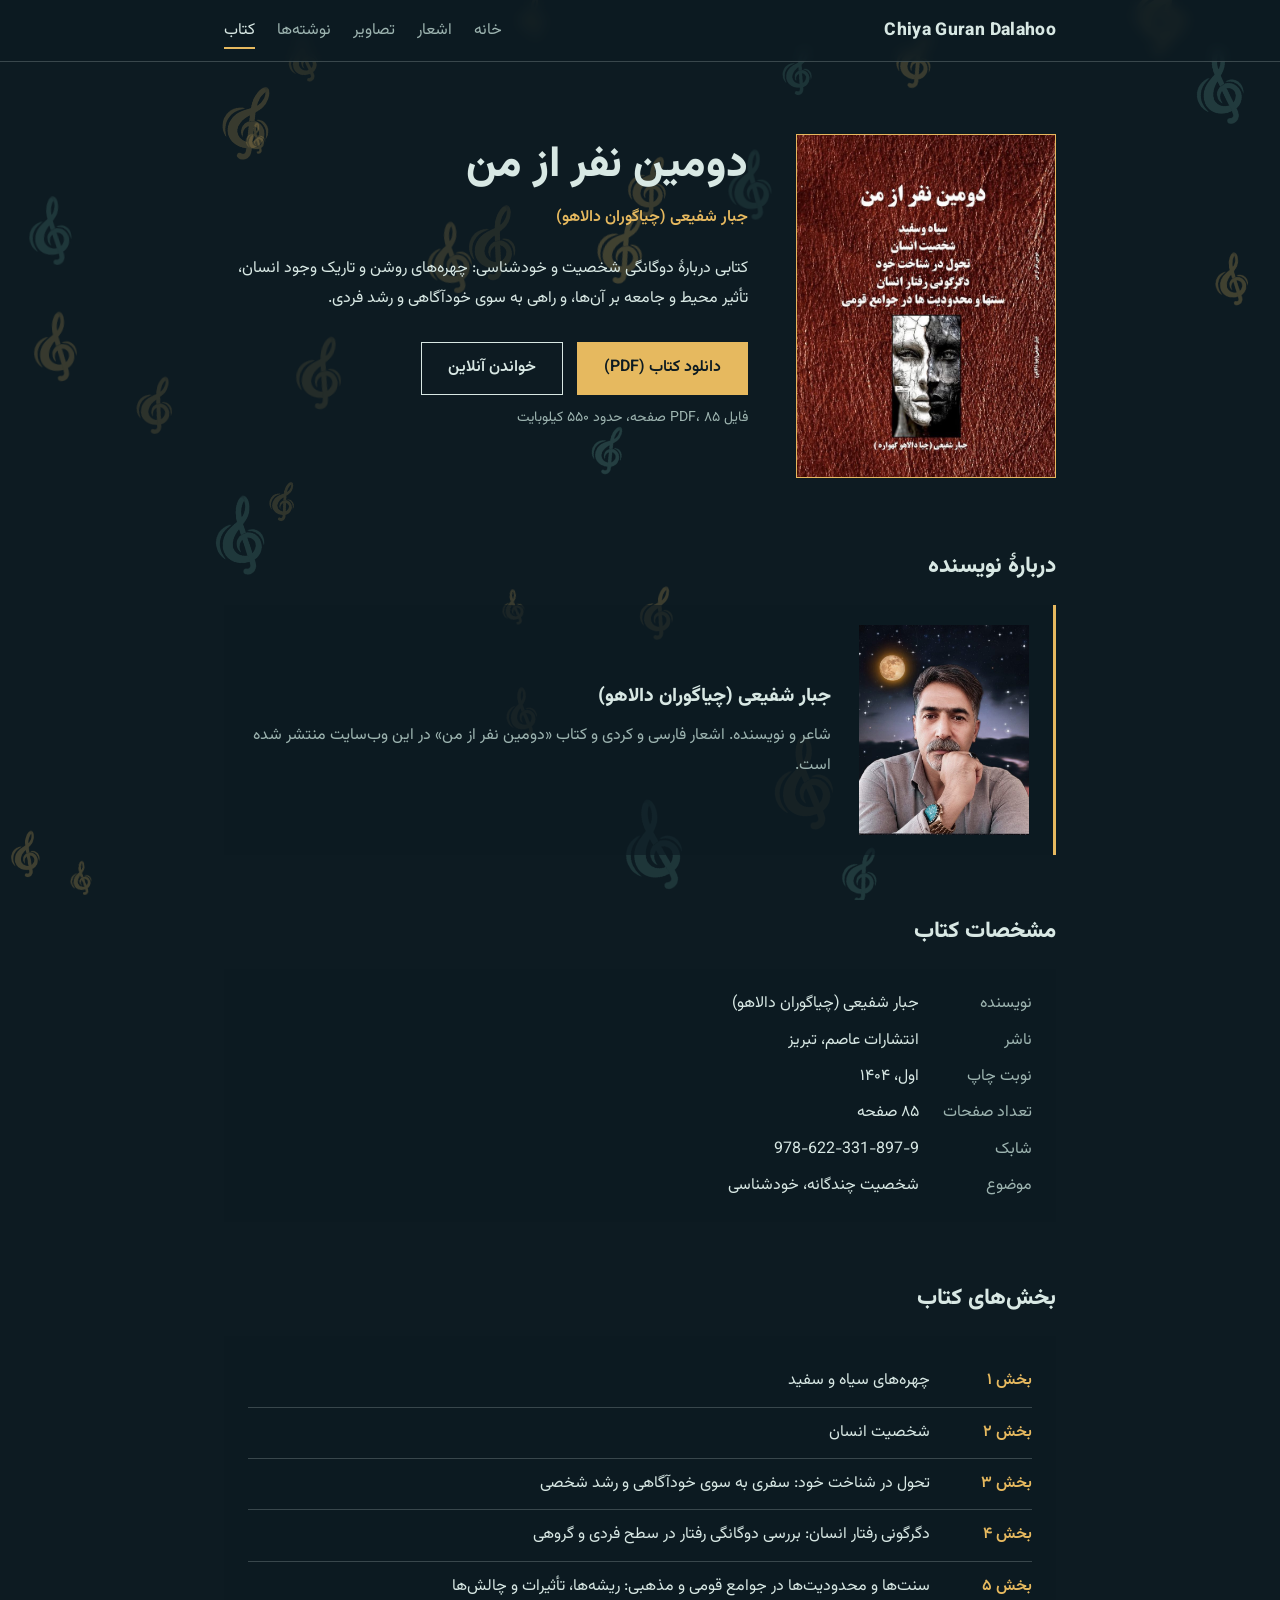
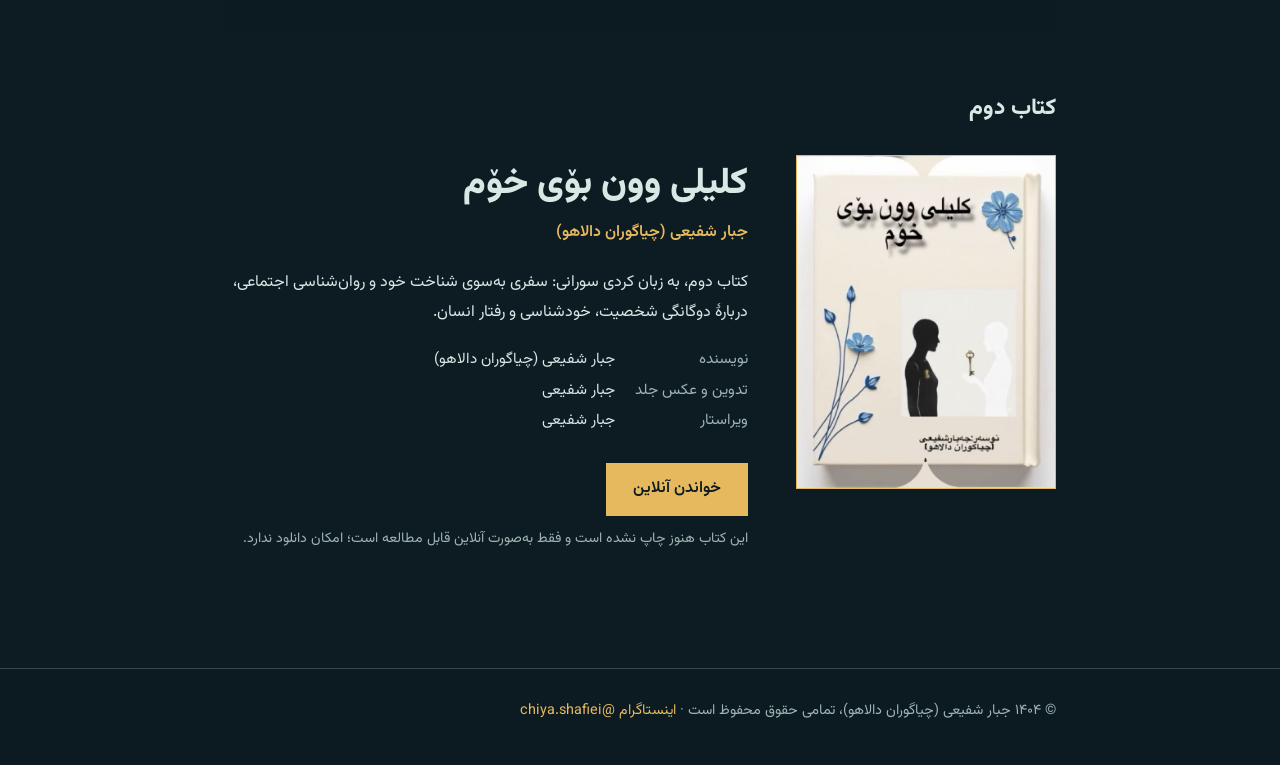
<file: book.html>
<!DOCTYPE html>
<html lang="fa" dir="rtl">
<head>
<meta charset="UTF-8">
<meta name="viewport" content="width=device-width, initial-scale=1.0">
<meta name="description" content="کتاب‌های چیا شفیعی، جبار شفیعی (چیاگوران دالاهو): «دومین نفر از من» و «کلیلی وون بۆی خۆم»؛ دانلود PDF و مشخصات کتاب">
<title>کتاب‌های چیا شفیعی: دومین نفر از من و کلیلی وون بۆی خۆم</title>
<link rel="preconnect" href="https://fonts.googleapis.com">
<link rel="preconnect" href="https://fonts.gstatic.com" crossorigin>
<link href="https://fonts.googleapis.com/css2?family=Vazirmatn:wght@400;600;800&family=Noto+Naskh+Arabic:wght@400;600;700&display=swap" rel="stylesheet">
<style>
:root {
  --ink: #0d1b22;
  --mist: #d8e8e4;
  --dim: #9db4b0;
  --saffron: #e6b95f;
  --line: rgba(216, 232, 228, .22);
}
* { box-sizing: border-box; margin: 0; padding: 0; }
html { background: var(--ink); }
body { font-family: "Vazirmatn", Tahoma, "Segoe UI", sans-serif; color: var(--mist); line-height: 1.9; background: transparent; min-height: 100vh; }
#bg { position: fixed; inset: 0; width: 100%; height: 100%; z-index: -1; display: block; }
a { color: inherit; text-decoration: none; }
a:focus-visible { outline: 2px solid var(--saffron); outline-offset: 4px; }
.wrap { max-width: 880px; margin: 0 auto; padding: 0 24px; }

header { border-bottom: 1px solid var(--line); background: rgba(13, 27, 34, .72); backdrop-filter: blur(6px); -webkit-backdrop-filter: blur(6px); position: sticky; top: 0; z-index: 5; }
header .wrap { display: flex; align-items: center; justify-content: space-between; gap: 16px; flex-wrap: wrap; padding-top: 14px; padding-bottom: 14px; }
.brand { font-weight: 800; font-size: 1.1rem; letter-spacing: .02em; direction: ltr; }
nav ul { list-style: none; display: flex; gap: 22px; flex-wrap: wrap; }
nav a { color: var(--dim); padding: 4px 0; border-bottom: 2px solid transparent; }
nav a:hover, nav a[aria-current="page"] { color: var(--mist); border-bottom-color: var(--saffron); }

.book { display: grid; grid-template-columns: 260px 1fr; gap: 48px; align-items: start; padding: 72px 0 40px; }

/* typographic cover */
.cover { aspect-ratio: 5 / 7; border: 1px solid var(--saffron); background: rgba(13, 27, 34, .8); display: flex; flex-direction: column; justify-content: space-between; align-items: center; text-align: center; padding: 34px 18px; position: relative; }
.cover::before { content: ""; position: absolute; inset: 8px; border: 1px solid var(--line); pointer-events: none; }
.cover .t { font-family: "Noto Naskh Arabic", "Vazirmatn", serif; font-weight: 700; font-size: 2.1rem; line-height: 1.7; margin-top: 28%; }
.cover .a { font-size: .95rem; color: var(--dim); }

.info .t2 { font-size: clamp(1.6rem, 4.5vw, 2.3rem); font-weight: 800; line-height: 1.6; }
.info h1 { font-size: clamp(1.8rem, 5vw, 2.7rem); font-weight: 800; line-height: 1.5; }
.author { color: var(--saffron); font-weight: 600; margin-top: 4px; }
.desc { margin-top: 20px; color: var(--mist); max-width: 34em; }
.actions { margin-top: 28px; display: flex; gap: 14px; flex-wrap: wrap; }
.btn { padding: 10px 26px; border: 1px solid var(--mist); font-weight: 600; transition: background .2s, color .2s; display: inline-block; }
.btn:hover { background: var(--mist); color: var(--ink); }
.btn.primary { background: var(--saffron); border-color: var(--saffron); color: var(--ink); }
.btn.primary:hover { background: transparent; color: var(--saffron); }
.small { margin-top: 10px; color: var(--dim); font-size: .88rem; }

section { padding: 28px 0; }
h2 { font-size: 1.4rem; font-weight: 800; margin-bottom: 16px; }
.panel { background: rgba(13, 27, 34, .65); padding: 20px 24px; }

dl { display: grid; grid-template-columns: max-content 1fr; gap: 6px 24px; }
dt { color: var(--dim); }

ol.parts { list-style: none; counter-reset: p; }
ol.parts li { counter-increment: p; padding: 10px 0; border-bottom: 1px solid var(--line); display: flex; gap: 14px; }
ol.parts li:last-child { border-bottom: 0; }
ol.parts li::before { content: "بخش " counter(p, persian); color: var(--saffron); font-weight: 600; white-space: nowrap; min-width: 5.5em; }

.cover-img { width: 100%; max-width: 260px; height: auto; display: block; border: 1px solid var(--saffron); }
.author-box { display: grid; grid-template-columns: 170px 1fr; gap: 28px; align-items: center; background: rgba(13, 27, 34, .65); padding: 20px 24px; border-inline-start: 3px solid var(--saffron); }
.author-box img { width: 100%; height: auto; display: block; }
.author-box h3 { font-size: 1.2rem; font-weight: 800; }
.author-box p { color: var(--dim); margin-top: 6px; }
@media (max-width: 560px) { .author-box { grid-template-columns: 1fr; } .author-box img { max-width: 200px; } }

.credit-list { display: grid; grid-template-columns: max-content 1fr; gap: 2px 20px; margin-top: 16px; font-size: .95rem; }
.credit-list dt { color: var(--dim); }

footer a { color: var(--saffron); }
footer { border-top: 1px solid var(--line); margin-top: 48px; padding: 28px 0 40px; color: var(--dim); font-size: .9rem; background: rgba(13, 27, 34, .72); }
@media (max-width: 680px) {
  .book { grid-template-columns: 1fr; gap: 32px; padding-top: 40px; }
  .cover-img { margin: 0 auto; }
  nav ul { gap: 16px; }
  dl { grid-template-columns: 1fr; gap: 0; }
  dd { margin-bottom: 8px; }
}
</style>
</head>
<body>
<canvas id="bg" aria-hidden="true"></canvas>

<header>
  <div class="wrap">
    <a class="brand" href="index.html">Chiya Guran Dalahoo</a>
    <nav aria-label="منوی اصلی">
      <ul>
        <li><a href="index.html">خانه</a></li>
        <li><a href="poems.html">اشعار</a></li>
        <li><a href="gallery.html">تصاویر</a></li>
        <li><a href="writings.html">نوشته‌ها</a></li>
        <li><a href="book.html" aria-current="page">کتاب</a></li>
      </ul>
    </nav>
  </div>
</header>

<main class="wrap">
  <div class="book">
    <img class="cover-img" src="images/book-cover.jpg" alt="جلد کتاب دومین نفر از من: چهره‌ای نیمی سفید و نیمی سیاه روی زمینهٔ چرمی قرمز">

    <div class="info">
      <h1>دومین نفر از من</h1>
      <p class="author">جبار شفیعی (چیاگوران دالاهو)</p>
      <p class="desc">کتابی دربارهٔ دوگانگی شخصیت و خودشناسی: چهره‌های روشن و تاریک وجود انسان، تأثیر محیط و جامعه بر آن‌ها، و راهی به سوی خودآگاهی و رشد فردی.</p>
      <div class="actions">
        <a class="btn primary" href="files/dovomin-nafar-az-man.pdf" download>دانلود کتاب (PDF)</a>
        <a class="btn" href="files/dovomin-nafar-az-man.pdf" target="_blank" rel="noopener">خواندن آنلاین</a>
      </div>
      <p class="small">فایل PDF، ۸۵ صفحه، حدود ۵۵۰ کیلوبایت</p>
    </div>
  </div>

  <section>
    <h2>دربارهٔ نویسنده</h2>
    <div class="author-box">
      <img src="images/author.jpg" alt="جبار شفیعی (چیاگوران دالاهو)" loading="lazy">
      <div>
        <h3>جبار شفیعی (چیاگوران دالاهو)</h3>
        <p>شاعر و نویسنده. اشعار فارسی و کردی و کتاب «دومین نفر از من» در این وب‌سایت منتشر شده است.</p>
      </div>
    </div>
  </section>

  <section>
    <h2>مشخصات کتاب</h2>
    <div class="panel">
      <dl>
        <dt>نویسنده</dt><dd>جبار شفیعی (چیاگوران دالاهو)</dd>
        <dt>ناشر</dt><dd>انتشارات عاصم، تبریز</dd>
        <dt>نوبت چاپ</dt><dd>اول، ۱۴۰۴</dd>
        <dt>تعداد صفحات</dt><dd>۸۵ صفحه</dd>
        <dt>شابک</dt><dd dir="ltr" style="text-align:right">978-622-331-897-9</dd>
        <dt>موضوع</dt><dd>شخصیت چندگانه، خودشناسی</dd>
      </dl>
    </div>
  </section>

  <section>
    <h2>بخش‌های کتاب</h2>
    <div class="panel">
      <ol class="parts">
        <li>چهره‌های سیاه و سفید</li>
        <li>شخصیت انسان</li>
        <li>تحول در شناخت خود: سفری به سوی خودآگاهی و رشد شخصی</li>
        <li>دگرگونی رفتار انسان: بررسی دوگانگی رفتار در سطح فردی و گروهی</li>
        <li>سنت‌ها و محدودیت‌ها در جوامع قومی و مذهبی: ریشه‌ها، تأثیرات و چالش‌ها</li>
      </ol>
    </div>
  </section>

  <section id="book2">
    <h2>کتاب دوم</h2>
    <div class="book" style="padding-top: 8px;">
      <img class="cover-img" src="images/book-cover-2.jpg" alt="جلد کتاب کلیلی وون بۆی خۆم: دو چهرهٔ سیاه و سفید و یک کلید، میان گل‌های آبی">
      <div class="info">
        <h3 class="t2" lang="ckb">کلیلی وون بۆی خۆم</h3>
        <p class="author">جبار شفیعی (چیاگوران دالاهو)</p>
        <p class="desc">کتاب دوم، به زبان کردی سورانی: سفری به‌سوی شناخت خود و روان‌شناسی اجتماعی، دربارهٔ دوگانگی شخصیت، خودشناسی و رفتار انسان.</p>
        <dl class="credit-list">
          <dt>نویسنده</dt><dd>جبار شفیعی (چیاگوران دالاهو)</dd>
          <dt>تدوین و عکس جلد</dt><dd>جبار شفیعی</dd>
          <dt>ویراستار</dt><dd>جبار شفیعی</dd>
        </dl>
        <div class="actions">
          <a class="btn primary" href="book-2.html">خواندن آنلاین</a>
        </div>
        <p class="small">این کتاب هنوز چاپ نشده است و فقط به‌صورت آنلاین قابل مطالعه است؛ امکان دانلود ندارد.</p>
      </div>
    </div>
  </section>
</main>

<footer>
  <div class="wrap">© ۱۴۰۴ جبار شفیعی (چیاگوران دالاهو)، تمامی حقوق محفوظ است · <a href="https://www.instagram.com/chiya.shafiei/" target="_blank" rel="noopener me">اینستاگرام @chiya.shafiei</a></div>
</footer>

<script src="bg.js"></script>
</body>
</html>
</file>
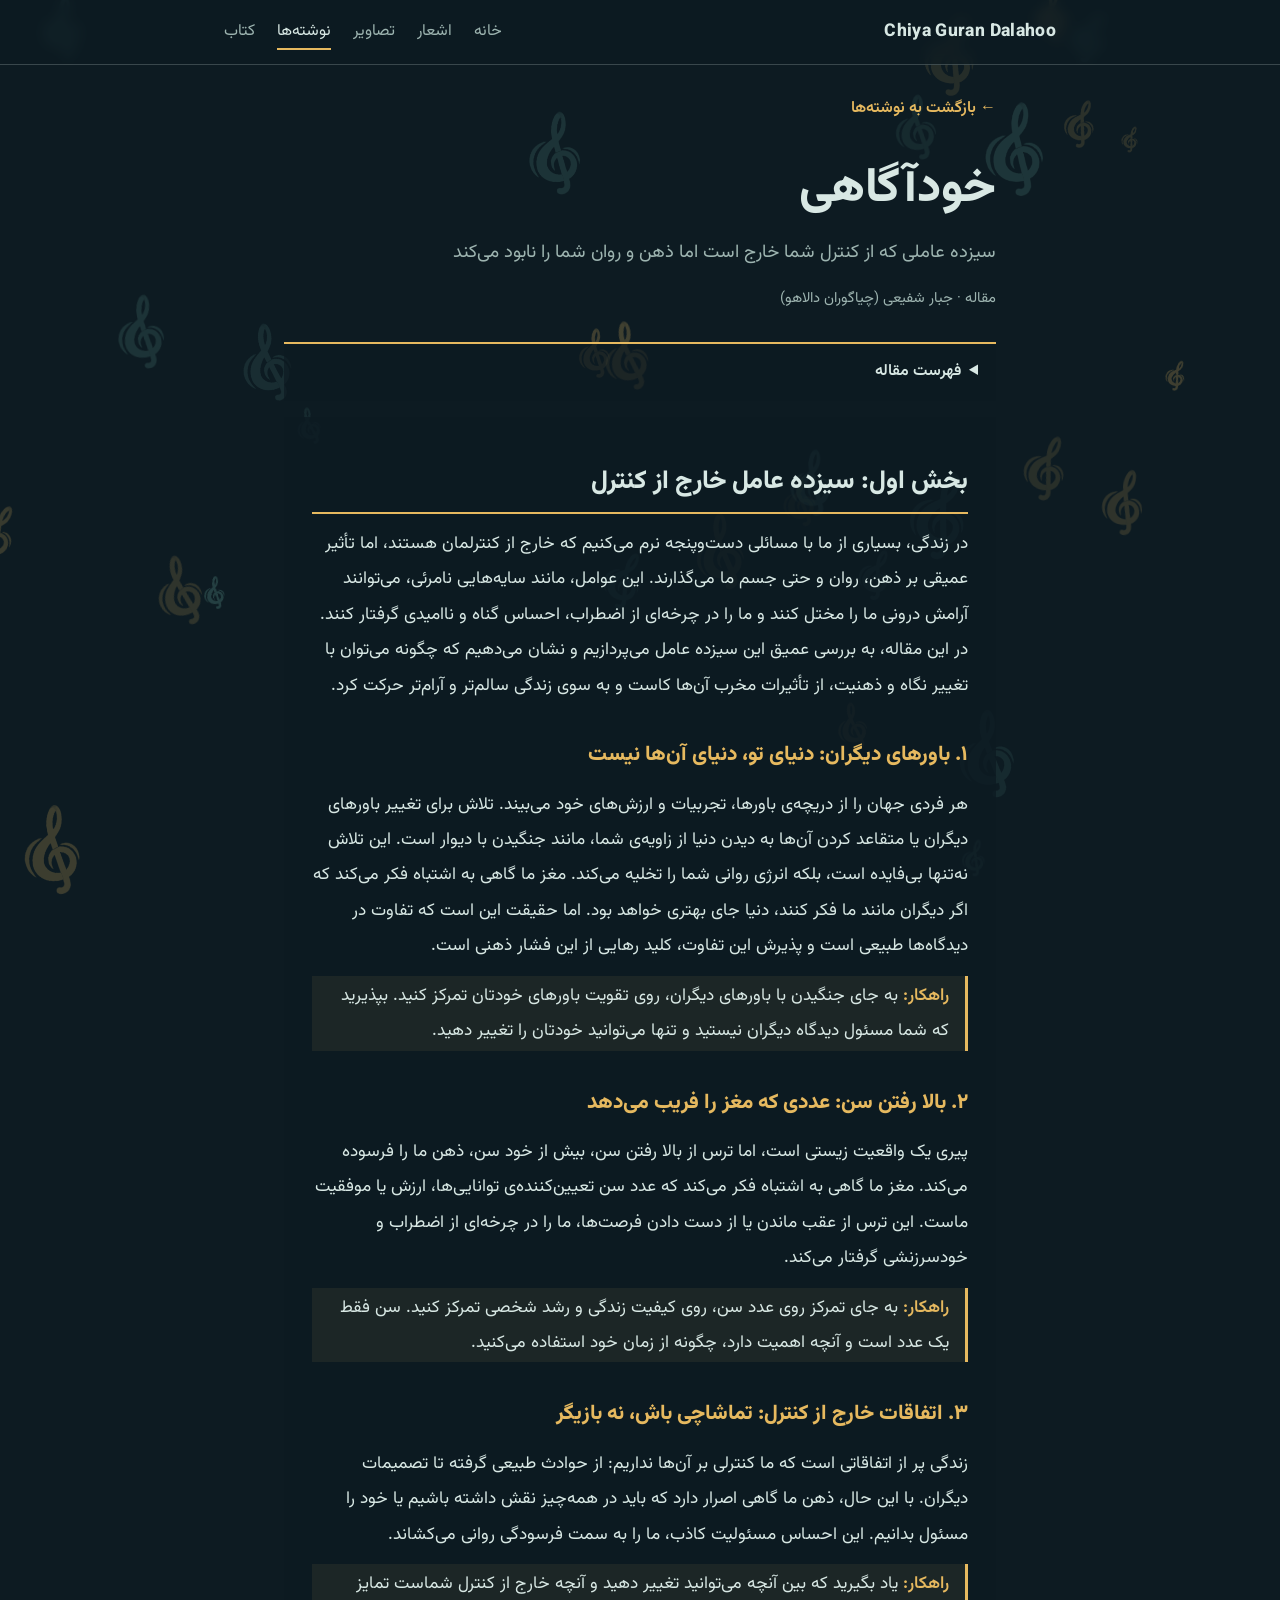
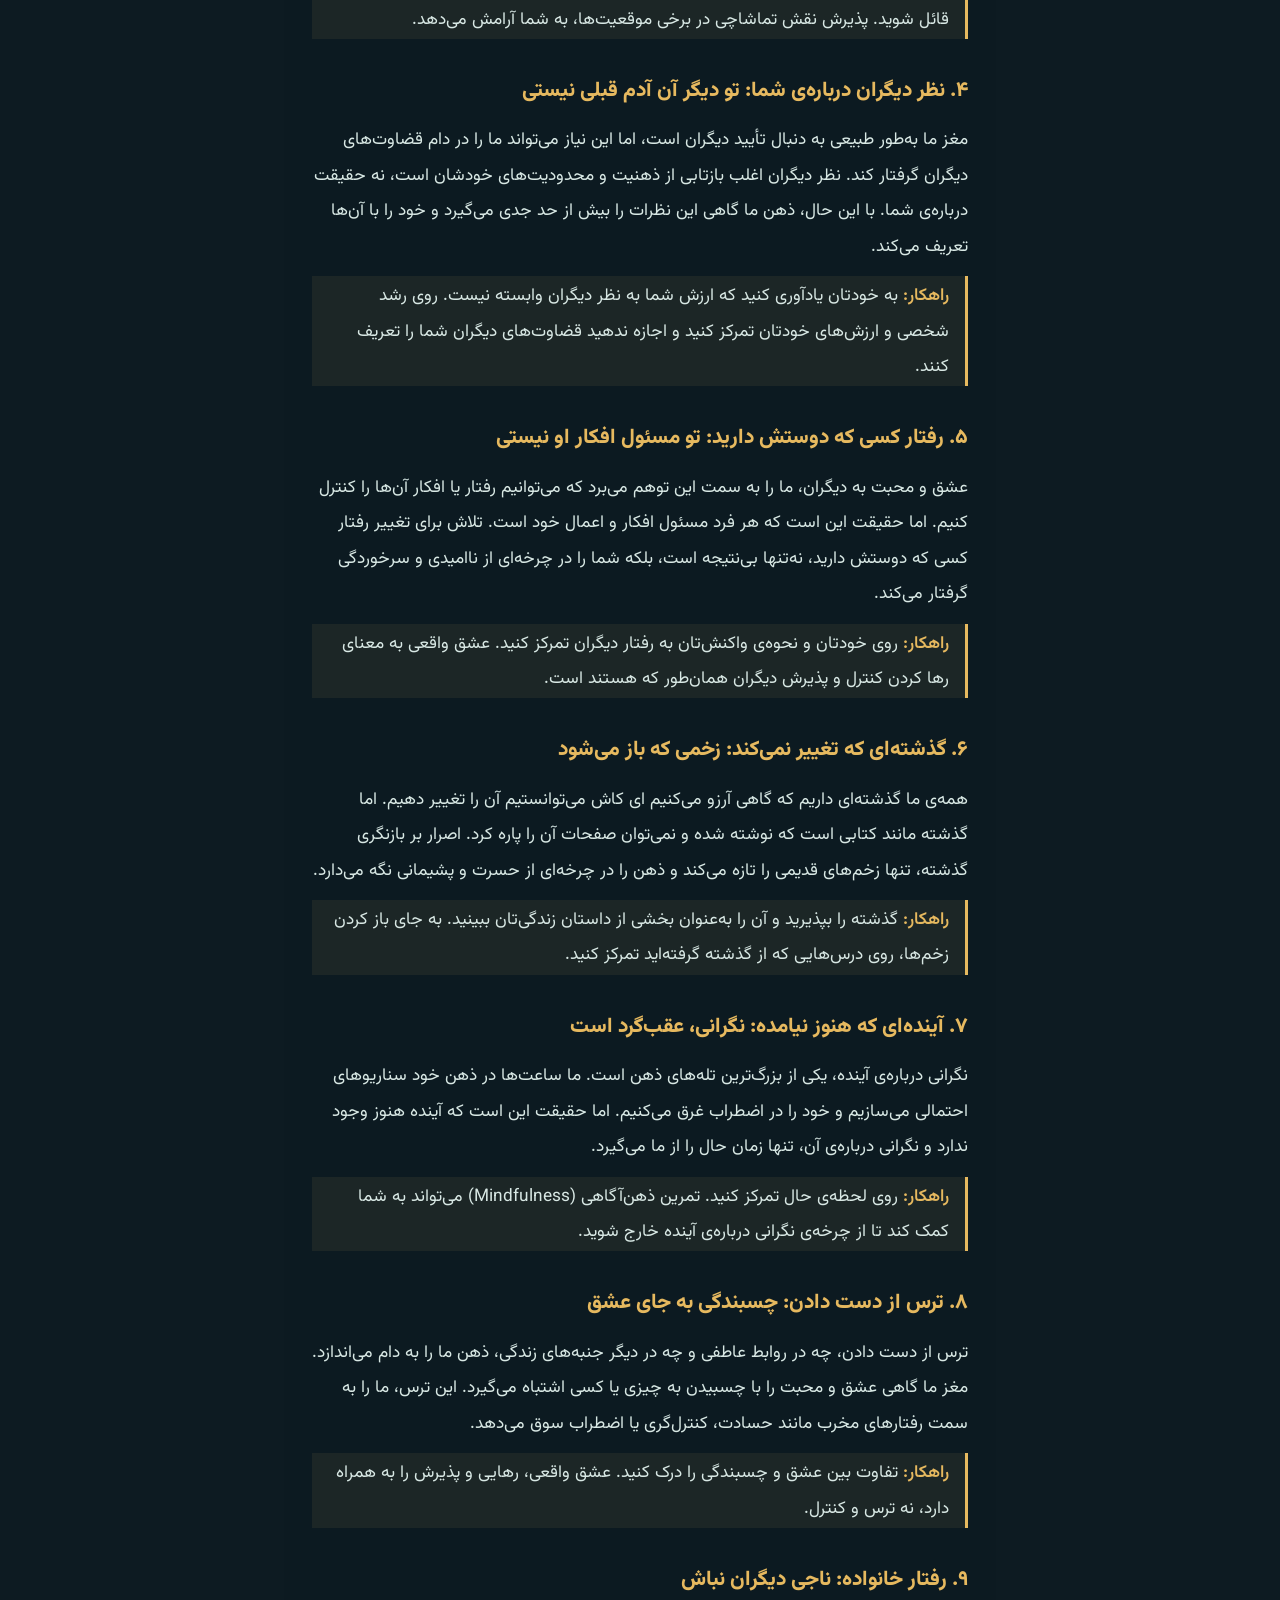
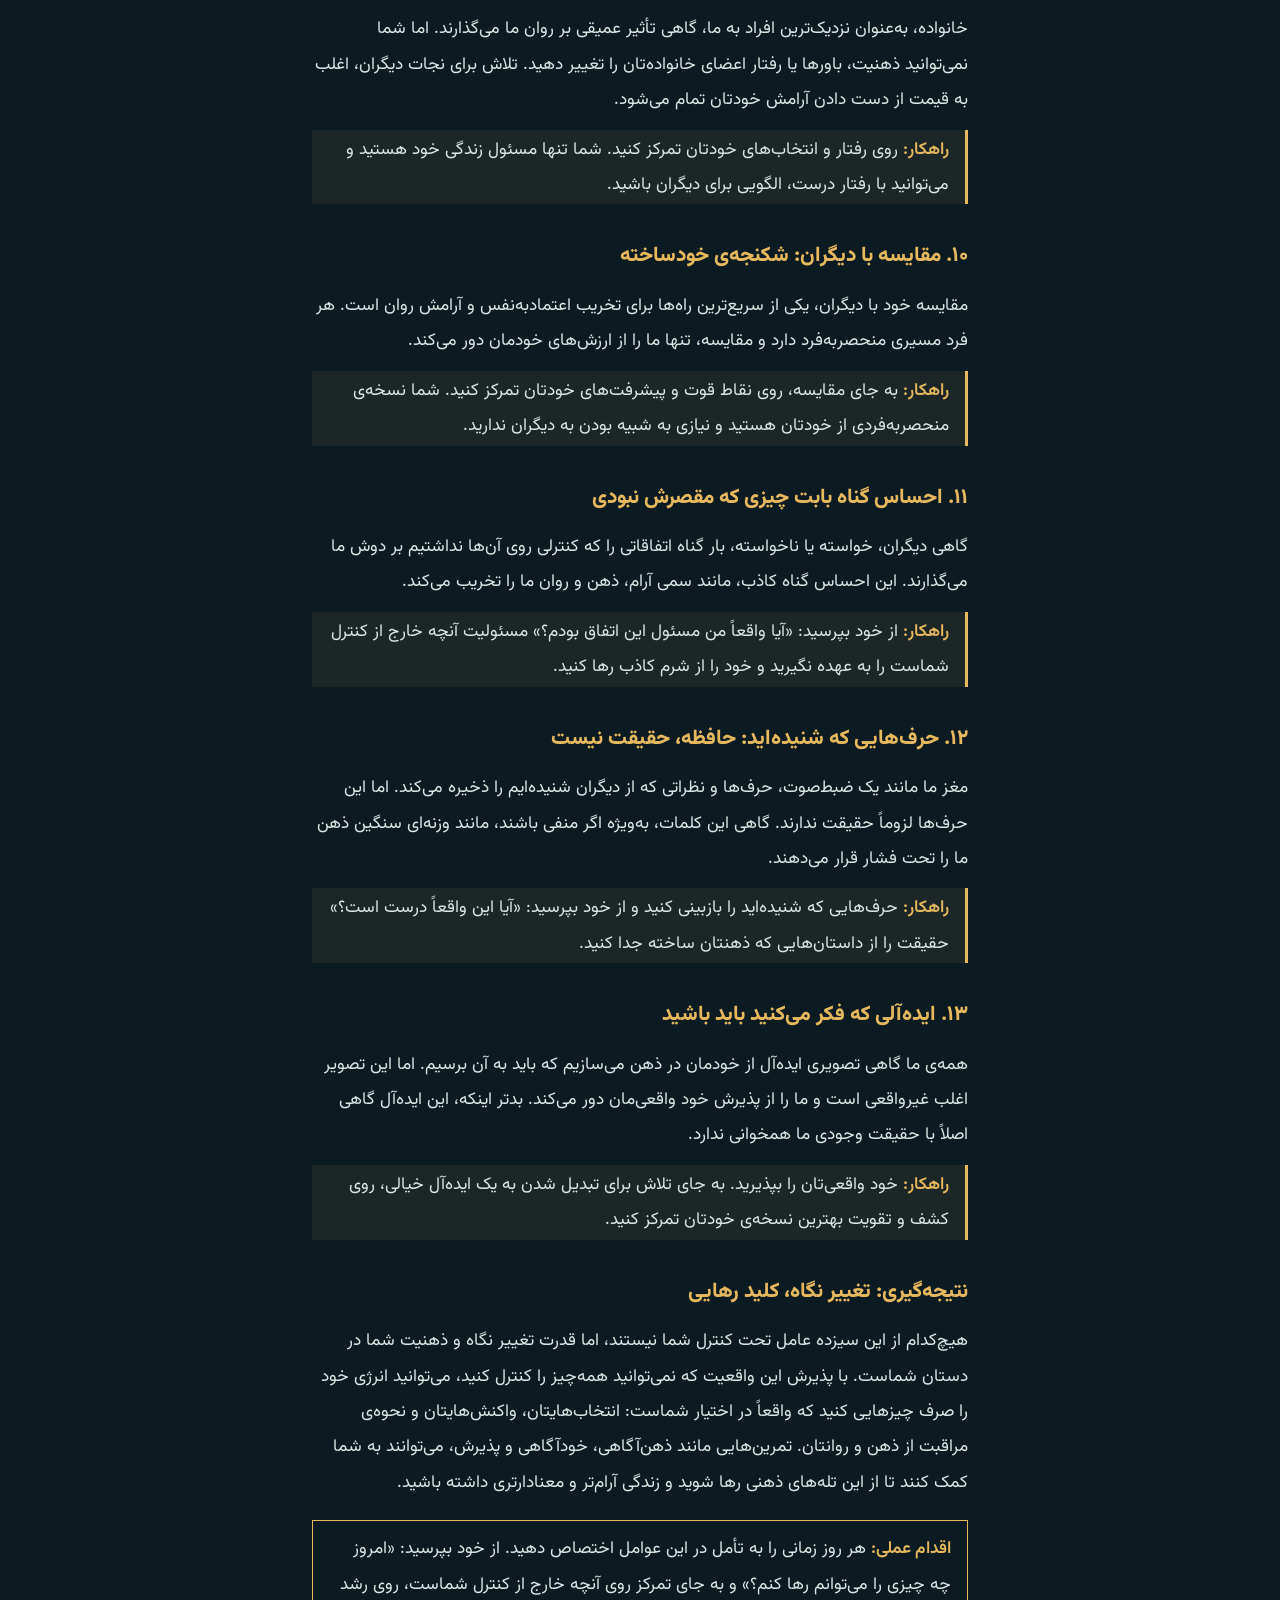
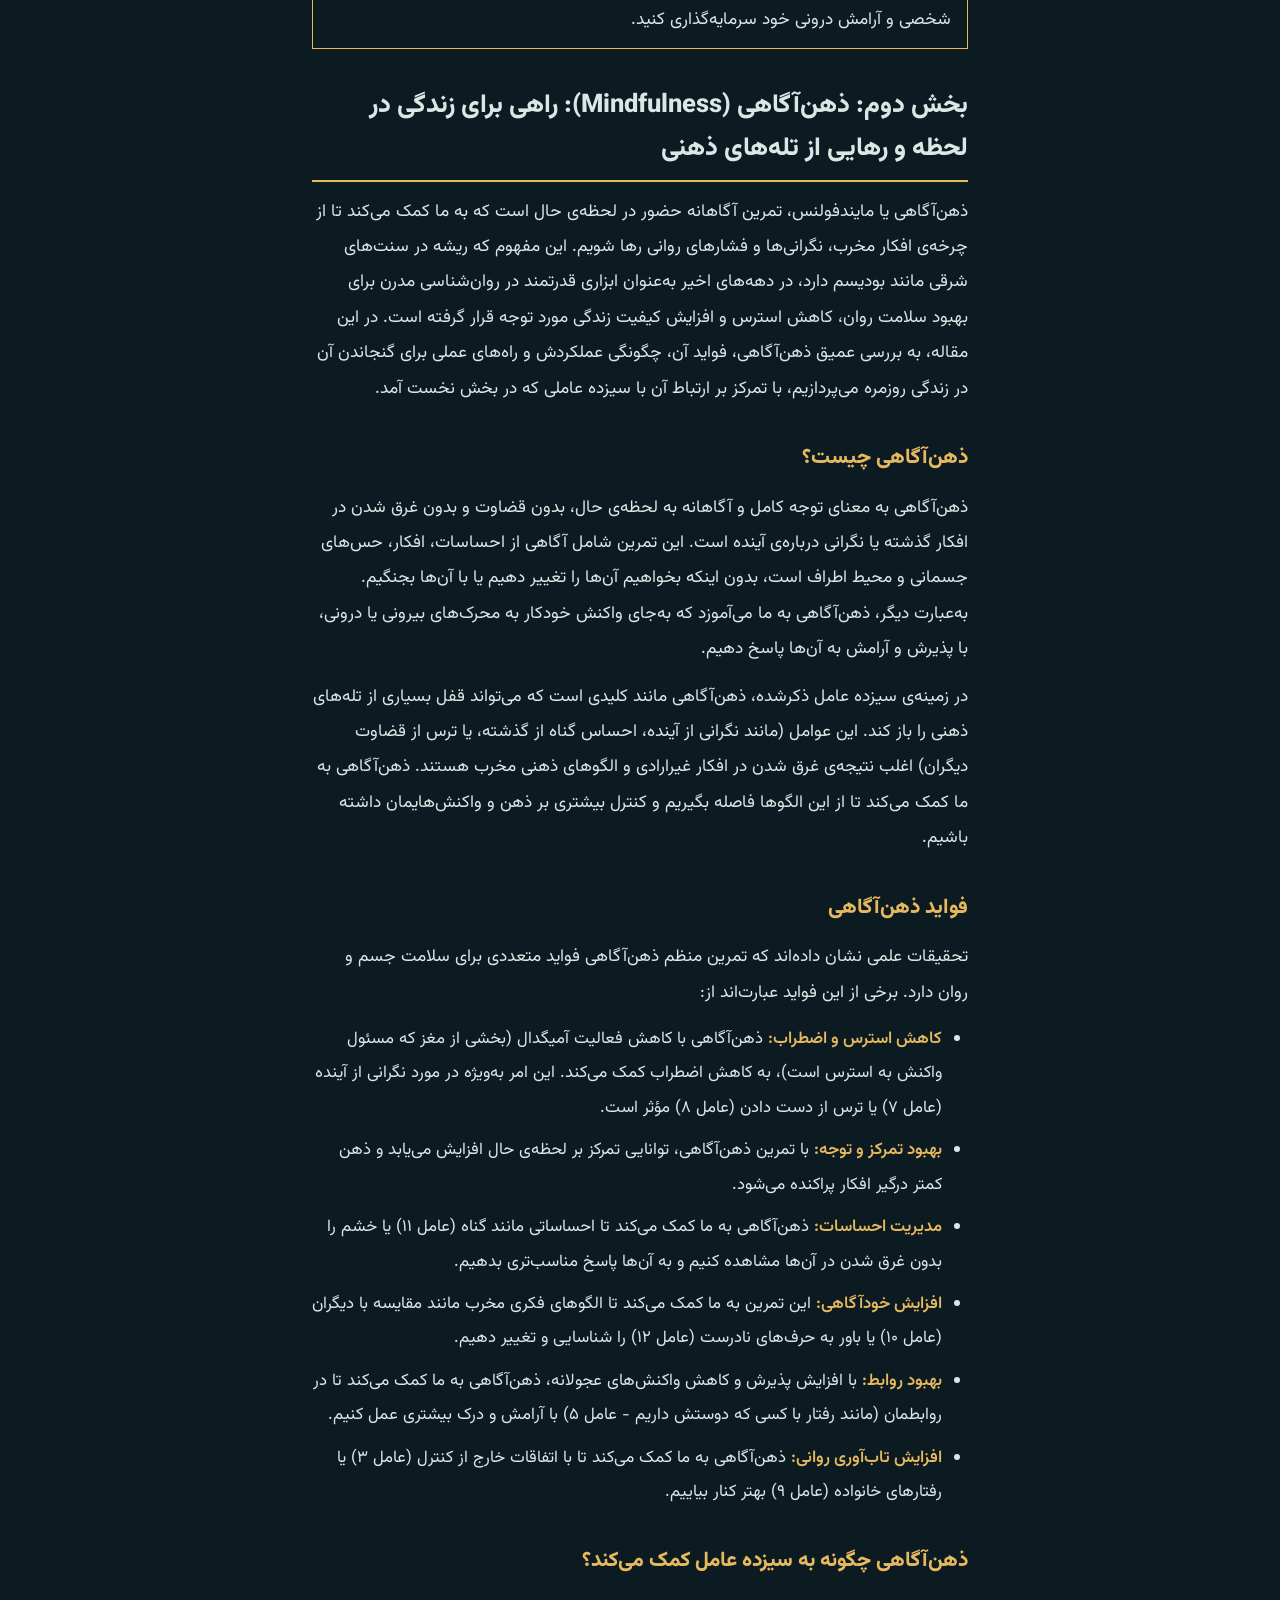
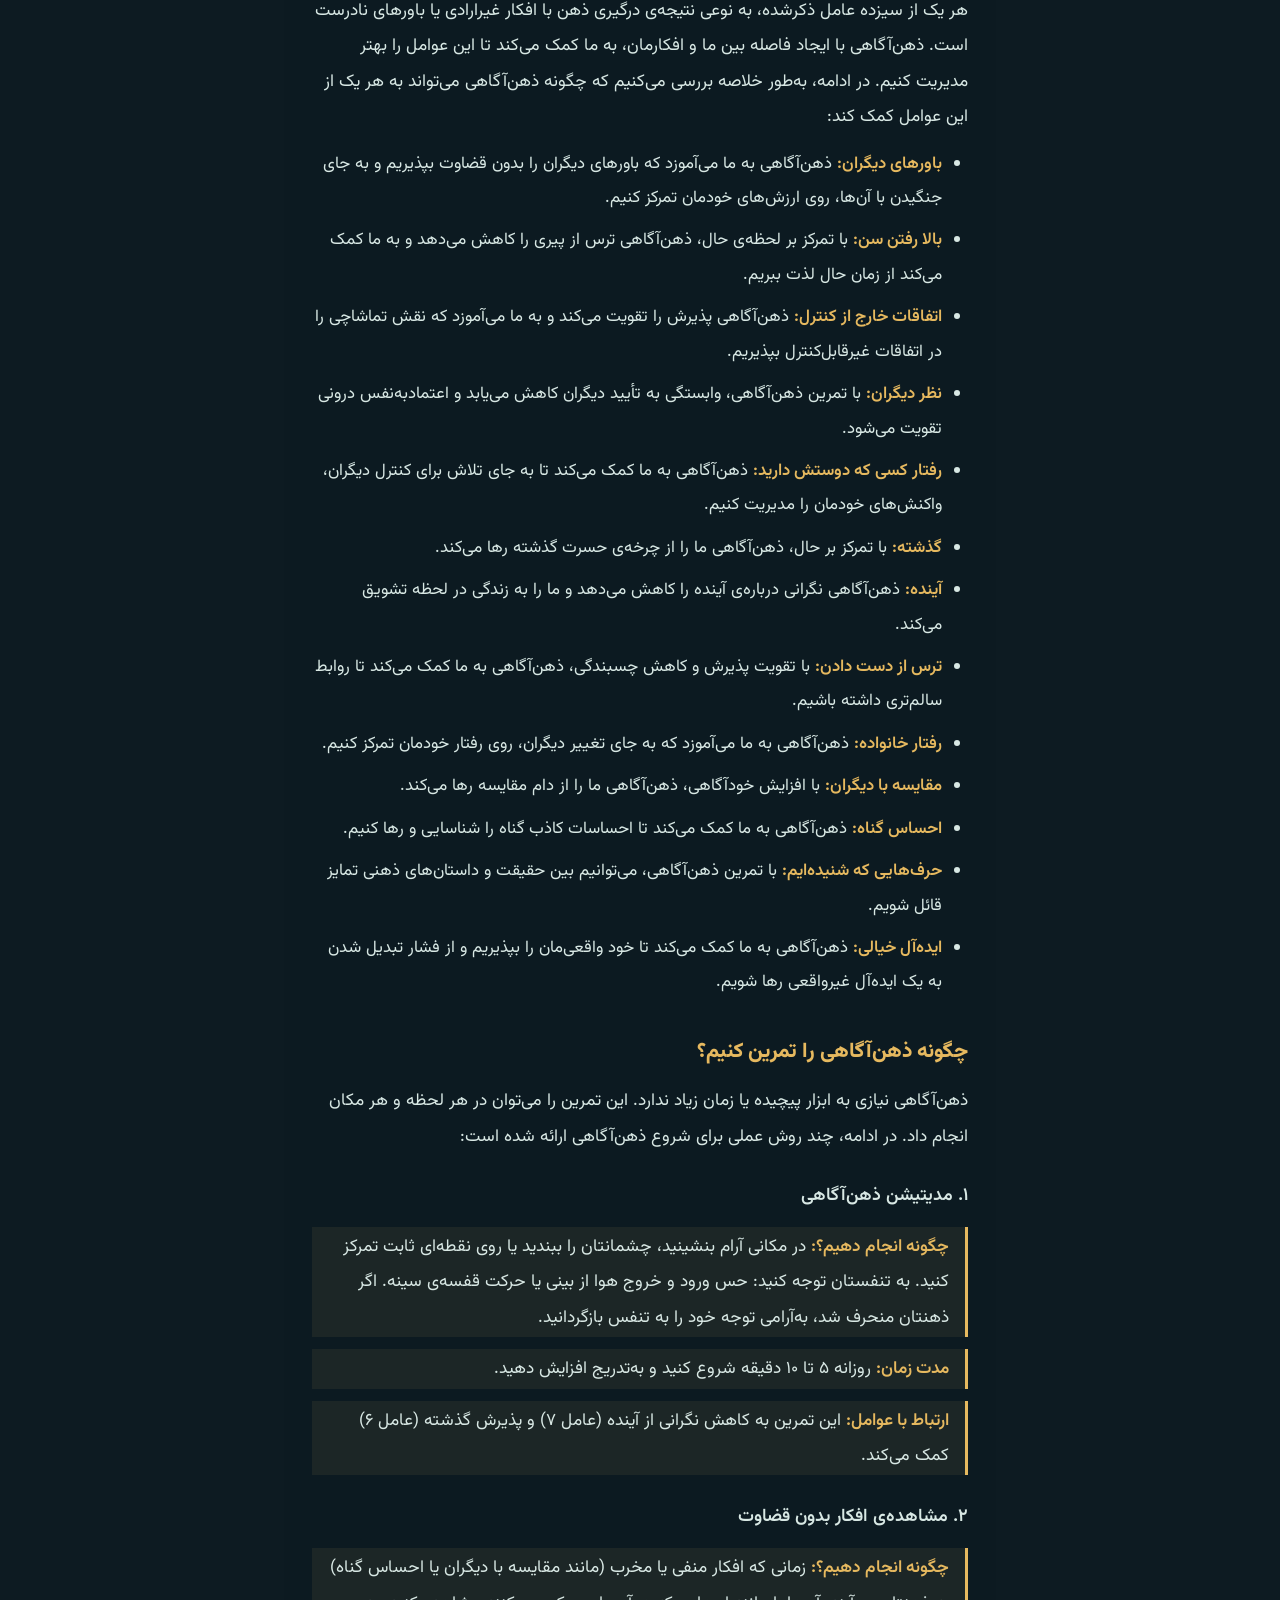
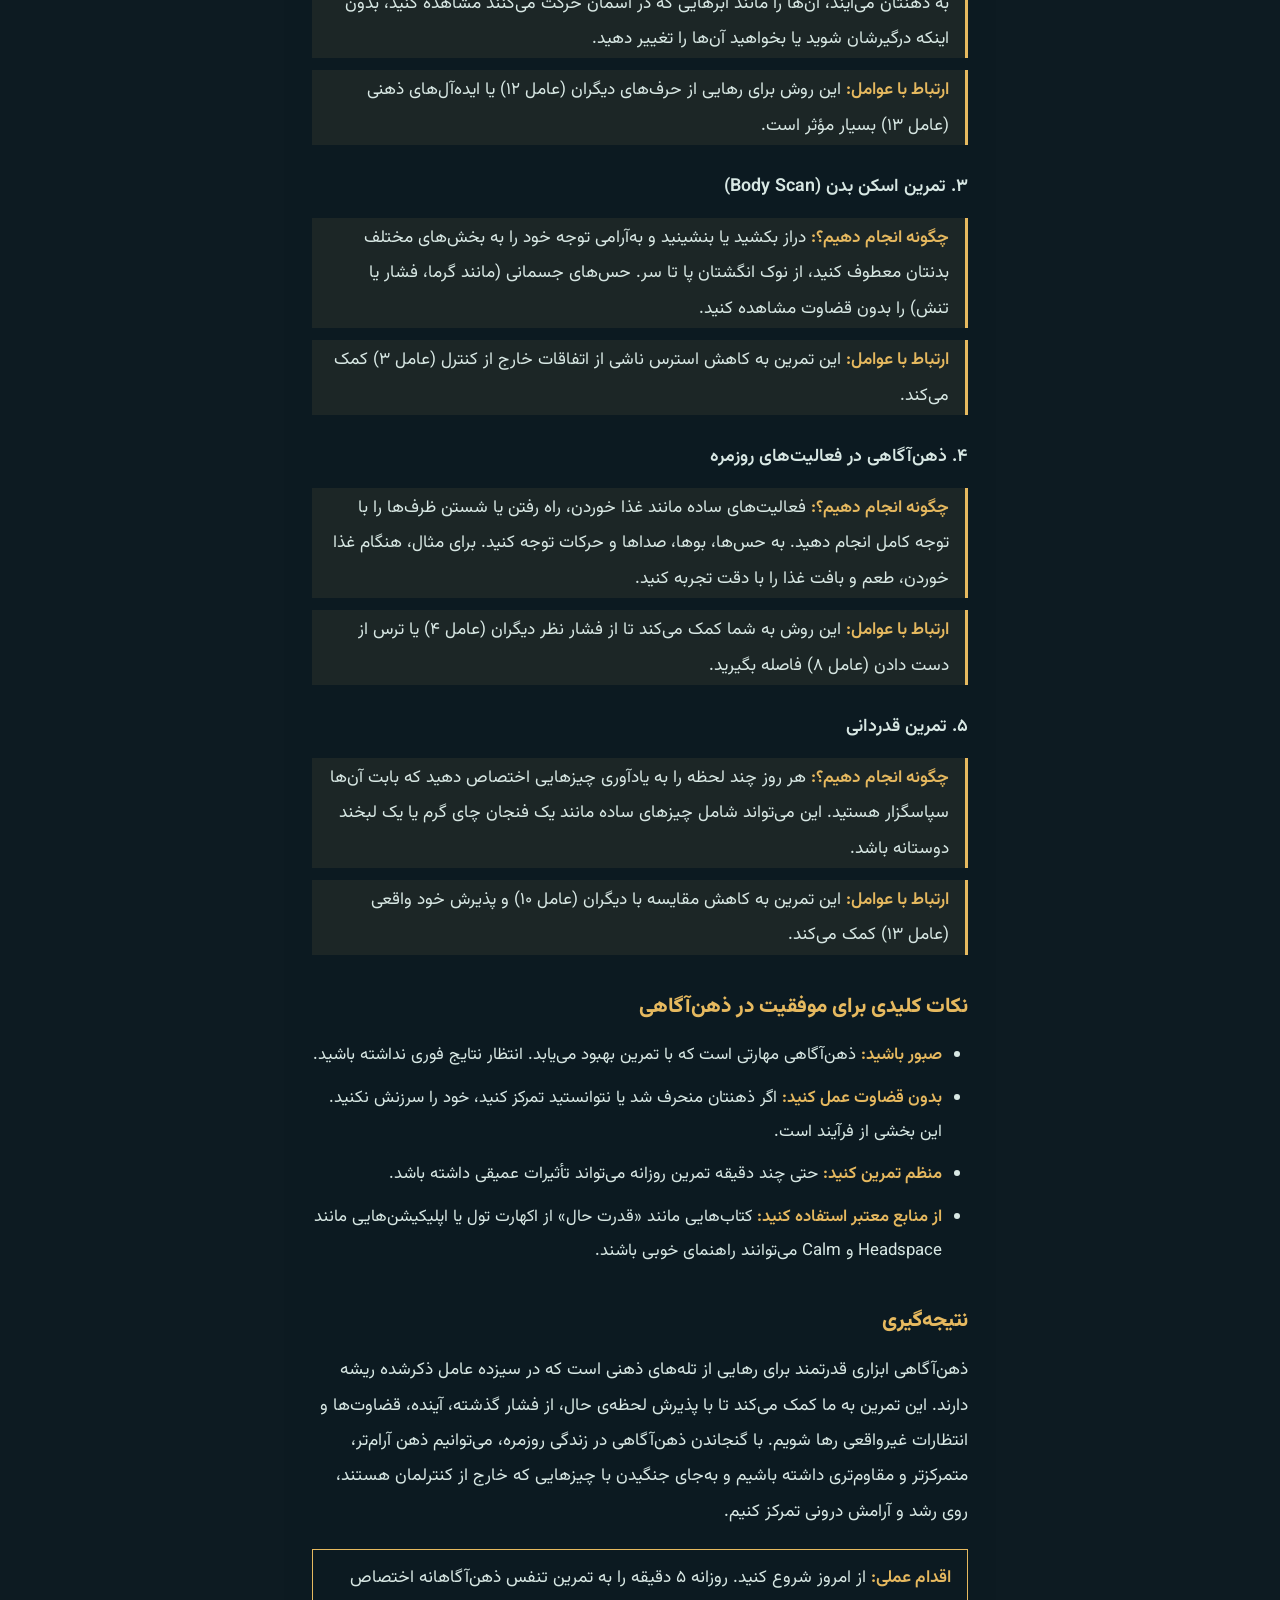
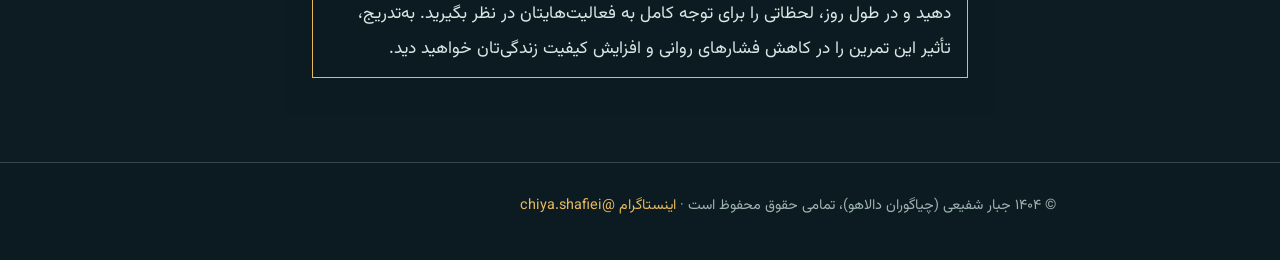
<file: khod-agahi.html>
<!DOCTYPE html>
<html lang="fa" dir="rtl">
<head>
<meta charset="UTF-8">
<meta name="viewport" content="width=device-width, initial-scale=1.0">
<meta name="description" content="در زندگی، بسیاری از ما با مسائلی دست‌وپنجه نرم می‌کنیم که خارج از کنترلمان هستند، اما تأثیر عمیقی بر ذهن، روان و حتی جسم ما می‌گذارند. این عوامل،…">
<title>خودآگاهی: سیزده عاملی که از کنترل شما خارج است | چیا شفیعی</title>
<link rel="preconnect" href="https://fonts.googleapis.com">
<link rel="preconnect" href="https://fonts.gstatic.com" crossorigin>
<link href="https://fonts.googleapis.com/css2?family=Vazirmatn:wght@400;600;800&display=swap" rel="stylesheet">
<script type="application/ld+json">
{
  "@context": "https://schema.org",
  "@type": "Article",
  "headline": "خودآگاهی: سیزده عاملی که از کنترل شما خارج است",
  "inLanguage": "fa",
  "author": { "@type": "Person", "name": "جبار شفیعی", "alternateName": ["چیا شفیعی", "چیاگوران دالاهو"] }
}
</script>
<style>
:root {
  --ink: #0d1b22;
  --mist: #d8e8e4;
  --dim: #9db4b0;
  --saffron: #e6b95f;
  --line: rgba(216, 232, 228, .22);
}
* { box-sizing: border-box; margin: 0; padding: 0; }
html { background: var(--ink); scroll-padding-top: 80px; scroll-behavior: smooth; }
body { font-family: "Vazirmatn", Tahoma, "Segoe UI", sans-serif; color: var(--mist); line-height: 2.05; background: transparent; min-height: 100vh; }
#bg { position: fixed; inset: 0; width: 100%; height: 100%; z-index: -1; display: block; }
a { color: inherit; text-decoration: none; }
a:focus-visible, summary:focus-visible { outline: 2px solid var(--saffron); outline-offset: 4px; }
.wrap { max-width: 760px; margin: 0 auto; padding: 0 24px; }

header { border-bottom: 1px solid var(--line); background: rgba(13, 27, 34, .72); backdrop-filter: blur(6px); -webkit-backdrop-filter: blur(6px); position: sticky; top: 0; z-index: 5; }
header .wrap { max-width: 880px; display: flex; align-items: center; justify-content: space-between; gap: 16px; flex-wrap: wrap; padding-top: 14px; padding-bottom: 14px; }
.brand { font-weight: 800; font-size: 1.1rem; letter-spacing: .02em; direction: ltr; }
nav ul { list-style: none; display: flex; gap: 22px; flex-wrap: wrap; }
nav a { color: var(--dim); padding: 4px 0; border-bottom: 2px solid transparent; }
nav a:hover, nav a[aria-current="page"] { color: var(--mist); border-bottom-color: var(--saffron); }

.back { display: inline-block; margin-top: 28px; color: var(--saffron); font-weight: 600; }
.back:hover { text-decoration: underline; text-underline-offset: 4px; }
.head { padding: 28px 0 8px; }
.head h1 { font-size: clamp(2rem, 6vw, 3rem); font-weight: 800; line-height: 1.5; }
.head .sub { color: var(--dim); font-size: 1.15rem; margin-top: 8px; }
.head .by { color: var(--dim); font-size: .92rem; margin-top: 12px; }

details.toc { margin: 20px 0 8px; background: rgba(13, 27, 34, .7); border-top: 2px solid var(--saffron); padding: 12px 18px; }
details.toc summary { cursor: pointer; font-weight: 600; }
details.toc ul { list-style: none; margin-top: 10px; }
details.toc li { margin: 2px 0; }
details.toc li.l2 { font-weight: 700; margin-top: 10px; }
details.toc li.l3 { margin-right: 16px; color: var(--dim); font-size: .95rem; }
details.toc a:hover { color: var(--saffron); }

.article { background: rgba(13, 27, 34, .8); padding: 8px 28px 36px; margin: 16px 0 0; }
.article h2 { font-size: 1.6rem; font-weight: 800; line-height: 1.7; margin: 36px 0 6px; padding-bottom: 8px; border-bottom: 2px solid var(--saffron); }
.article h3 { font-size: 1.3rem; font-weight: 800; line-height: 1.8; color: var(--saffron); margin: 34px 0 4px; }
.article h4 { font-size: 1.12rem; font-weight: 600; margin: 24px 0 2px; }
.article p { font-size: 1.08rem; margin-top: 12px; }
.article p.tip { border-inline-start: 3px solid var(--saffron); padding: 2px 16px; background: rgba(230, 185, 95, .07); }
.article p.action { border: 1px solid var(--saffron); padding: 10px 16px; margin-top: 20px; }
.article strong { color: var(--saffron); font-weight: 600; }
.article ul { margin: 12px 22px 12px 0; padding-right: 4px; }
.article li { font-size: 1.05rem; margin-bottom: 8px; }

footer { border-top: 1px solid var(--line); margin-top: 48px; padding: 28px 0 40px; color: var(--dim); font-size: .9rem; background: rgba(13, 27, 34, .72); }
footer .wrap { max-width: 880px; }
footer a { color: var(--saffron); }
@media (max-width: 560px) { nav ul { gap: 14px; } .article { padding-inline: 16px; } }
@media (prefers-reduced-motion: reduce) { html { scroll-behavior: auto; } }
</style>
</head>
<body>
<canvas id="bg" aria-hidden="true"></canvas>

<header>
  <div class="wrap">
    <a class="brand" href="index.html">Chiya Guran Dalahoo</a>
    <nav aria-label="منوی اصلی">
      <ul>
        <li><a href="index.html">خانه</a></li>
        <li><a href="poems.html">اشعار</a></li>
        <li><a href="gallery.html">تصاویر</a></li>
        <li><a href="writings.html" aria-current="page">نوشته‌ها</a></li>
        <li><a href="book.html">کتاب</a></li>
      </ul>
    </nav>
  </div>
</header>

<main class="wrap">
  <a class="back" href="writings.html">← بازگشت به نوشته‌ها</a>
  <div class="head">
    <h1>خودآگاهی</h1>
    <p class="sub">سیزده عاملی که از کنترل شما خارج است اما ذهن و روان شما را نابود می‌کند</p>
    <p class="by">مقاله · جبار شفیعی (چیاگوران دالاهو)</p>
  </div>

  <details class="toc">
    <summary>فهرست مقاله</summary>
    <ul>
<li class="l2"><a href="#s0">بخش اول: سیزده عامل خارج از کنترل</a></li>
<li class="l3"><a href="#s1">۱. باورهای دیگران: دنیای تو، دنیای آن‌ها نیست</a></li>
<li class="l3"><a href="#s2">۲. بالا رفتن سن: عددی که مغز را فریب می‌دهد</a></li>
<li class="l3"><a href="#s3">۳. اتفاقات خارج از کنترل: تماشاچی باش، نه بازیگر</a></li>
<li class="l3"><a href="#s4">۴. نظر دیگران درباره‌ی شما: تو دیگر آن آدم قبلی نیستی</a></li>
<li class="l3"><a href="#s5">۵. رفتار کسی که دوستش دارید: تو مسئول افکار او نیستی</a></li>
<li class="l3"><a href="#s6">۶. گذشته‌ای که تغییر نمی‌کند: زخمی که باز می‌شود</a></li>
<li class="l3"><a href="#s7">۷. آینده‌ای که هنوز نیامده: نگرانی، عقب‌گرد است</a></li>
<li class="l3"><a href="#s8">۸. ترس از دست دادن: چسبندگی به جای عشق</a></li>
<li class="l3"><a href="#s9">۹. رفتار خانواده: ناجی دیگران نباش</a></li>
<li class="l3"><a href="#s10">۱۰. مقایسه با دیگران: شکنجه‌ی خودساخته</a></li>
<li class="l3"><a href="#s11">۱۱. احساس گناه بابت چیزی که مقصرش نبودی</a></li>
<li class="l3"><a href="#s12">۱۲. حرف‌هایی که شنیده‌اید: حافظه، حقیقت نیست</a></li>
<li class="l3"><a href="#s13">۱۳. ایده‌آلی که فکر می‌کنید باید باشید</a></li>
<li class="l3"><a href="#s14">نتیجه‌گیری: تغییر نگاه، کلید رهایی</a></li>
<li class="l2"><a href="#s15">بخش دوم: ذهن‌آگاهی (Mindfulness): راهی برای زندگی در لحظه و رهایی از تله‌های ذهنی</a></li>
<li class="l3"><a href="#s16">ذهن‌آگاهی چیست؟</a></li>
<li class="l3"><a href="#s17">فواید ذهن‌آگاهی</a></li>
<li class="l3"><a href="#s18">ذهن‌آگاهی چگونه به سیزده عامل کمک می‌کند؟</a></li>
<li class="l3"><a href="#s19">چگونه ذهن‌آگاهی را تمرین کنیم؟</a></li>
<li class="l3"><a href="#s25">نکات کلیدی برای موفقیت در ذهن‌آگاهی</a></li>
<li class="l3"><a href="#s26">نتیجه‌گیری</a></li>
    </ul>
  </details>

  <article class="article">
<h2 id="s0">بخش اول: سیزده عامل خارج از کنترل</h2>
<p>در زندگی، بسیاری از ما با مسائلی دست‌وپنجه نرم می‌کنیم که خارج از کنترلمان هستند، اما تأثیر عمیقی بر ذهن، روان و حتی جسم ما می‌گذارند. این عوامل، مانند سایه‌هایی نامرئی، می‌توانند آرامش درونی ما را مختل کنند و ما را در چرخه‌ای از اضطراب، احساس گناه و ناامیدی گرفتار کنند. در این مقاله، به بررسی عمیق این سیزده عامل می‌پردازیم و نشان می‌دهیم که چگونه می‌توان با تغییر نگاه و ذهنیت، از تأثیرات مخرب آن‌ها کاست و به سوی زندگی سالم‌تر و آرام‌تر حرکت کرد.</p>
<h3 id="s1">۱. باورهای دیگران: دنیای تو، دنیای آن‌ها نیست</h3>
<p>هر فردی جهان را از دریچه‌ی باورها، تجربیات و ارزش‌های خود می‌بیند. تلاش برای تغییر باورهای دیگران یا متقاعد کردن آن‌ها به دیدن دنیا از زاویه‌ی شما، مانند جنگیدن با دیوار است. این تلاش نه‌تنها بی‌فایده است، بلکه انرژی روانی شما را تخلیه می‌کند. مغز ما گاهی به اشتباه فکر می‌کند که اگر دیگران مانند ما فکر کنند، دنیا جای بهتری خواهد بود. اما حقیقت این است که تفاوت در دیدگاه‌ها طبیعی است و پذیرش این تفاوت، کلید رهایی از این فشار ذهنی است.</p>
<p class="tip"><strong>راهکار:</strong> به جای جنگیدن با باورهای دیگران، روی تقویت باورهای خودتان تمرکز کنید. بپذیرید که شما مسئول دیدگاه دیگران نیستید و تنها می‌توانید خودتان را تغییر دهید.</p>
<h3 id="s2">۲. بالا رفتن سن: عددی که مغز را فریب می‌دهد</h3>
<p>پیری یک واقعیت زیستی است، اما ترس از بالا رفتن سن، بیش از خود سن، ذهن ما را فرسوده می‌کند. مغز ما گاهی به اشتباه فکر می‌کند که عدد سن تعیین‌کننده‌ی توانایی‌ها، ارزش یا موفقیت ماست. این ترس از عقب ماندن یا از دست دادن فرصت‌ها، ما را در چرخه‌ای از اضطراب و خودسرزنشی گرفتار می‌کند.</p>
<p class="tip"><strong>راهکار:</strong> به جای تمرکز روی عدد سن، روی کیفیت زندگی و رشد شخصی تمرکز کنید. سن فقط یک عدد است و آنچه اهمیت دارد، چگونه از زمان خود استفاده می‌کنید.</p>
<h3 id="s3">۳. اتفاقات خارج از کنترل: تماشاچی باش، نه بازیگر</h3>
<p>زندگی پر از اتفاقاتی است که ما کنترلی بر آن‌ها نداریم: از حوادث طبیعی گرفته تا تصمیمات دیگران. با این حال، ذهن ما گاهی اصرار دارد که باید در همه‌چیز نقش داشته باشیم یا خود را مسئول بدانیم. این احساس مسئولیت کاذب، ما را به سمت فرسودگی روانی می‌کشاند.</p>
<p class="tip"><strong>راهکار:</strong> یاد بگیرید که بین آنچه می‌توانید تغییر دهید و آنچه خارج از کنترل شماست تمایز قائل شوید. پذیرش نقش تماشاچی در برخی موقعیت‌ها، به شما آرامش می‌دهد.</p>
<h3 id="s4">۴. نظر دیگران درباره‌ی شما: تو دیگر آن آدم قبلی نیستی</h3>
<p>مغز ما به‌طور طبیعی به دنبال تأیید دیگران است، اما این نیاز می‌تواند ما را در دام قضاوت‌های دیگران گرفتار کند. نظر دیگران اغلب بازتابی از ذهنیت و محدودیت‌های خودشان است، نه حقیقت درباره‌ی شما. با این حال، ذهن ما گاهی این نظرات را بیش از حد جدی می‌گیرد و خود را با آن‌ها تعریف می‌کند.</p>
<p class="tip"><strong>راهکار:</strong> به خودتان یادآوری کنید که ارزش شما به نظر دیگران وابسته نیست. روی رشد شخصی و ارزش‌های خودتان تمرکز کنید و اجازه ندهید قضاوت‌های دیگران شما را تعریف کنند.</p>
<h3 id="s5">۵. رفتار کسی که دوستش دارید: تو مسئول افکار او نیستی</h3>
<p>عشق و محبت به دیگران، ما را به سمت این توهم می‌برد که می‌توانیم رفتار یا افکار آن‌ها را کنترل کنیم. اما حقیقت این است که هر فرد مسئول افکار و اعمال خود است. تلاش برای تغییر رفتار کسی که دوستش دارید، نه‌تنها بی‌نتیجه است، بلکه شما را در چرخه‌ای از ناامیدی و سرخوردگی گرفتار می‌کند.</p>
<p class="tip"><strong>راهکار:</strong> روی خودتان و نحوه‌ی واکنش‌تان به رفتار دیگران تمرکز کنید. عشق واقعی به معنای رها کردن کنترل و پذیرش دیگران همان‌طور که هستند است.</p>
<h3 id="s6">۶. گذشته‌ای که تغییر نمی‌کند: زخمی که باز می‌شود</h3>
<p>همه‌ی ما گذشته‌ای داریم که گاهی آرزو می‌کنیم ای کاش می‌توانستیم آن را تغییر دهیم. اما گذشته مانند کتابی است که نوشته شده و نمی‌توان صفحات آن را پاره کرد. اصرار بر بازنگری گذشته، تنها زخم‌های قدیمی را تازه می‌کند و ذهن را در چرخه‌ای از حسرت و پشیمانی نگه می‌دارد.</p>
<p class="tip"><strong>راهکار:</strong> گذشته را بپذیرید و آن را به‌عنوان بخشی از داستان زندگی‌تان ببینید. به جای باز کردن زخم‌ها، روی درس‌هایی که از گذشته گرفته‌اید تمرکز کنید.</p>
<h3 id="s7">۷. آینده‌ای که هنوز نیامده: نگرانی، عقب‌گرد است</h3>
<p>نگرانی درباره‌ی آینده، یکی از بزرگ‌ترین تله‌های ذهن است. ما ساعت‌ها در ذهن خود سناریوهای احتمالی می‌سازیم و خود را در اضطراب غرق می‌کنیم. اما حقیقت این است که آینده هنوز وجود ندارد و نگرانی درباره‌ی آن، تنها زمان حال را از ما می‌گیرد.</p>
<p class="tip"><strong>راهکار:</strong> روی لحظه‌ی حال تمرکز کنید. تمرین ذهن‌آگاهی (Mindfulness) می‌تواند به شما کمک کند تا از چرخه‌ی نگرانی درباره‌ی آینده خارج شوید.</p>
<h3 id="s8">۸. ترس از دست دادن: چسبندگی به جای عشق</h3>
<p>ترس از دست دادن، چه در روابط عاطفی و چه در دیگر جنبه‌های زندگی، ذهن ما را به دام می‌اندازد. مغز ما گاهی عشق و محبت را با چسبیدن به چیزی یا کسی اشتباه می‌گیرد. این ترس، ما را به سمت رفتارهای مخرب مانند حسادت، کنترل‌گری یا اضطراب سوق می‌دهد.</p>
<p class="tip"><strong>راهکار:</strong> تفاوت بین عشق و چسبندگی را درک کنید. عشق واقعی، رهایی و پذیرش را به همراه دارد، نه ترس و کنترل.</p>
<h3 id="s9">۹. رفتار خانواده: ناجی دیگران نباش</h3>
<p>خانواده، به‌عنوان نزدیک‌ترین افراد به ما، گاهی تأثیر عمیقی بر روان ما می‌گذارند. اما شما نمی‌توانید ذهنیت، باورها یا رفتار اعضای خانواده‌تان را تغییر دهید. تلاش برای نجات دیگران، اغلب به قیمت از دست دادن آرامش خودتان تمام می‌شود.</p>
<p class="tip"><strong>راهکار:</strong> روی رفتار و انتخاب‌های خودتان تمرکز کنید. شما تنها مسئول زندگی خود هستید و می‌توانید با رفتار درست، الگویی برای دیگران باشید.</p>
<h3 id="s10">۱۰. مقایسه با دیگران: شکنجه‌ی خودساخته</h3>
<p>مقایسه خود با دیگران، یکی از سریع‌ترین راه‌ها برای تخریب اعتمادبه‌نفس و آرامش روان است. هر فرد مسیری منحصربه‌فرد دارد و مقایسه، تنها ما را از ارزش‌های خودمان دور می‌کند.</p>
<p class="tip"><strong>راهکار:</strong> به جای مقایسه، روی نقاط قوت و پیشرفت‌های خودتان تمرکز کنید. شما نسخه‌ی منحصربه‌فردی از خودتان هستید و نیازی به شبیه بودن به دیگران ندارید.</p>
<h3 id="s11">۱۱. احساس گناه بابت چیزی که مقصرش نبودی</h3>
<p>گاهی دیگران، خواسته یا ناخواسته، بار گناه اتفاقاتی را که کنترلی روی آن‌ها نداشتیم بر دوش ما می‌گذارند. این احساس گناه کاذب، مانند سمی آرام، ذهن و روان ما را تخریب می‌کند.</p>
<p class="tip"><strong>راهکار:</strong> از خود بپرسید: «آیا واقعاً من مسئول این اتفاق بودم؟» مسئولیت آنچه خارج از کنترل شماست را به عهده نگیرید و خود را از شرم کاذب رها کنید.</p>
<h3 id="s12">۱۲. حرف‌هایی که شنیده‌اید: حافظه، حقیقت نیست</h3>
<p>مغز ما مانند یک ضبط‌صوت، حرف‌ها و نظراتی که از دیگران شنیده‌ایم را ذخیره می‌کند. اما این حرف‌ها لزوماً حقیقت ندارند. گاهی این کلمات، به‌ویژه اگر منفی باشند، مانند وزنه‌ای سنگین ذهن ما را تحت فشار قرار می‌دهند.</p>
<p class="tip"><strong>راهکار:</strong> حرف‌هایی که شنیده‌اید را بازبینی کنید و از خود بپرسید: «آیا این واقعاً درست است؟» حقیقت را از داستان‌هایی که ذهنتان ساخته جدا کنید.</p>
<h3 id="s13">۱۳. ایده‌آلی که فکر می‌کنید باید باشید</h3>
<p>همه‌ی ما گاهی تصویری ایده‌آل از خودمان در ذهن می‌سازیم که باید به آن برسیم. اما این تصویر اغلب غیرواقعی است و ما را از پذیرش خود واقعی‌مان دور می‌کند. بدتر اینکه، این ایده‌آل گاهی اصلاً با حقیقت وجودی ما همخوانی ندارد.</p>
<p class="tip"><strong>راهکار:</strong> خود واقعی‌تان را بپذیرید. به جای تلاش برای تبدیل شدن به یک ایده‌آل خیالی، روی کشف و تقویت بهترین نسخه‌ی خودتان تمرکز کنید.</p>
<h3 id="s14">نتیجه‌گیری: تغییر نگاه، کلید رهایی</h3>
<p>هیچ‌کدام از این سیزده عامل تحت کنترل شما نیستند، اما قدرت تغییر نگاه و ذهنیت شما در دستان شماست. با پذیرش این واقعیت که نمی‌توانید همه‌چیز را کنترل کنید، می‌توانید انرژی خود را صرف چیزهایی کنید که واقعاً در اختیار شماست: انتخاب‌هایتان، واکنش‌هایتان و نحوه‌ی مراقبت از ذهن و روانتان. تمرین‌هایی مانند ذهن‌آگاهی، خودآگاهی و پذیرش، می‌توانند به شما کمک کنند تا از این تله‌های ذهنی رها شوید و زندگی آرام‌تر و معنادارتری داشته باشید.</p>
<p class="action"><strong>اقدام عملی:</strong> هر روز زمانی را به تأمل در این عوامل اختصاص دهید. از خود بپرسید: «امروز چه چیزی را می‌توانم رها کنم؟» و به جای تمرکز روی آنچه خارج از کنترل شماست، روی رشد شخصی و آرامش درونی خود سرمایه‌گذاری کنید.</p>
<h2 id="s15">بخش دوم: ذهن‌آگاهی (Mindfulness): راهی برای زندگی در لحظه و رهایی از تله‌های ذهنی</h2>
<p>ذهن‌آگاهی یا مایندفولنس، تمرین آگاهانه حضور در لحظه‌ی حال است که به ما کمک می‌کند تا از چرخه‌ی افکار مخرب، نگرانی‌ها و فشارهای روانی رها شویم. این مفهوم که ریشه در سنت‌های شرقی مانند بودیسم دارد، در دهه‌های اخیر به‌عنوان ابزاری قدرتمند در روان‌شناسی مدرن برای بهبود سلامت روان، کاهش استرس و افزایش کیفیت زندگی مورد توجه قرار گرفته است. در این مقاله، به بررسی عمیق ذهن‌آگاهی، فواید آن، چگونگی عملکردش و راه‌های عملی برای گنجاندن آن در زندگی روزمره می‌پردازیم، با تمرکز بر ارتباط آن با سیزده عاملی که در بخش نخست آمد.</p>
<h3 id="s16">ذهن‌آگاهی چیست؟</h3>
<p>ذهن‌آگاهی به معنای توجه کامل و آگاهانه به لحظه‌ی حال، بدون قضاوت و بدون غرق شدن در افکار گذشته یا نگرانی درباره‌ی آینده است. این تمرین شامل آگاهی از احساسات، افکار، حس‌های جسمانی و محیط اطراف است، بدون اینکه بخواهیم آن‌ها را تغییر دهیم یا با آن‌ها بجنگیم. به‌عبارت دیگر، ذهن‌آگاهی به ما می‌آموزد که به‌جای واکنش خودکار به محرک‌های بیرونی یا درونی، با پذیرش و آرامش به آن‌ها پاسخ دهیم.</p>
<p>در زمینه‌ی سیزده عامل ذکرشده، ذهن‌آگاهی مانند کلیدی است که می‌تواند قفل بسیاری از تله‌های ذهنی را باز کند. این عوامل (مانند نگرانی از آینده، احساس گناه از گذشته، یا ترس از قضاوت دیگران) اغلب نتیجه‌ی غرق شدن در افکار غیرارادی و الگوهای ذهنی مخرب هستند. ذهن‌آگاهی به ما کمک می‌کند تا از این الگوها فاصله بگیریم و کنترل بیشتری بر ذهن و واکنش‌هایمان داشته باشیم.</p>
<h3 id="s17">فواید ذهن‌آگاهی</h3>
<p>تحقیقات علمی نشان داده‌اند که تمرین منظم ذهن‌آگاهی فواید متعددی برای سلامت جسم و روان دارد. برخی از این فواید عبارت‌اند از:</p>
<ul>
<li><strong>کاهش استرس و اضطراب:</strong> ذهن‌آگاهی با کاهش فعالیت آمیگدال (بخشی از مغز که مسئول واکنش به استرس است)، به کاهش اضطراب کمک می‌کند. این امر به‌ویژه در مورد نگرانی از آینده (عامل ۷) یا ترس از دست دادن (عامل ۸) مؤثر است.</li>
<li><strong>بهبود تمرکز و توجه:</strong> با تمرین ذهن‌آگاهی، توانایی تمرکز بر لحظه‌ی حال افزایش می‌یابد و ذهن کمتر درگیر افکار پراکنده می‌شود.</li>
<li><strong>مدیریت احساسات:</strong> ذهن‌آگاهی به ما کمک می‌کند تا احساساتی مانند گناه (عامل ۱۱) یا خشم را بدون غرق شدن در آن‌ها مشاهده کنیم و به آن‌ها پاسخ مناسب‌تری بدهیم.</li>
<li><strong>افزایش خودآگاهی:</strong> این تمرین به ما کمک می‌کند تا الگوهای فکری مخرب مانند مقایسه با دیگران (عامل ۱۰) یا باور به حرف‌های نادرست (عامل ۱۲) را شناسایی و تغییر دهیم.</li>
<li><strong>بهبود روابط:</strong> با افزایش پذیرش و کاهش واکنش‌های عجولانه، ذهن‌آگاهی به ما کمک می‌کند تا در روابطمان (مانند رفتار با کسی که دوستش داریم - عامل ۵) با آرامش و درک بیشتری عمل کنیم.</li>
<li><strong>افزایش تاب‌آوری روانی:</strong> ذهن‌آگاهی به ما کمک می‌کند تا با اتفاقات خارج از کنترل (عامل ۳) یا رفتارهای خانواده (عامل ۹) بهتر کنار بیاییم.</li>
</ul>
<h3 id="s18">ذهن‌آگاهی چگونه به سیزده عامل کمک می‌کند؟</h3>
<p>هر یک از سیزده عامل ذکرشده، به نوعی نتیجه‌ی درگیری ذهن با افکار غیرارادی یا باورهای نادرست است. ذهن‌آگاهی با ایجاد فاصله بین ما و افکارمان، به ما کمک می‌کند تا این عوامل را بهتر مدیریت کنیم. در ادامه، به‌طور خلاصه بررسی می‌کنیم که چگونه ذهن‌آگاهی می‌تواند به هر یک از این عوامل کمک کند:</p>
<ul>
<li><strong>باورهای دیگران:</strong> ذهن‌آگاهی به ما می‌آموزد که باورهای دیگران را بدون قضاوت بپذیریم و به جای جنگیدن با آن‌ها، روی ارزش‌های خودمان تمرکز کنیم.</li>
<li><strong>بالا رفتن سن:</strong> با تمرکز بر لحظه‌ی حال، ذهن‌آگاهی ترس از پیری را کاهش می‌دهد و به ما کمک می‌کند از زمان حال لذت ببریم.</li>
<li><strong>اتفاقات خارج از کنترل:</strong> ذهن‌آگاهی پذیرش را تقویت می‌کند و به ما می‌آموزد که نقش تماشاچی را در اتفاقات غیرقابل‌کنترل بپذیریم.</li>
<li><strong>نظر دیگران:</strong> با تمرین ذهن‌آگاهی، وابستگی به تأیید دیگران کاهش می‌یابد و اعتمادبه‌نفس درونی تقویت می‌شود.</li>
<li><strong>رفتار کسی که دوستش دارید:</strong> ذهن‌آگاهی به ما کمک می‌کند تا به جای تلاش برای کنترل دیگران، واکنش‌های خودمان را مدیریت کنیم.</li>
<li><strong>گذشته:</strong> با تمرکز بر حال، ذهن‌آگاهی ما را از چرخه‌ی حسرت گذشته رها می‌کند.</li>
<li><strong>آینده:</strong> ذهن‌آگاهی نگرانی درباره‌ی آینده را کاهش می‌دهد و ما را به زندگی در لحظه تشویق می‌کند.</li>
<li><strong>ترس از دست دادن:</strong> با تقویت پذیرش و کاهش چسبندگی، ذهن‌آگاهی به ما کمک می‌کند تا روابط سالم‌تری داشته باشیم.</li>
<li><strong>رفتار خانواده:</strong> ذهن‌آگاهی به ما می‌آموزد که به جای تغییر دیگران، روی رفتار خودمان تمرکز کنیم.</li>
<li><strong>مقایسه با دیگران:</strong> با افزایش خودآگاهی، ذهن‌آگاهی ما را از دام مقایسه رها می‌کند.</li>
<li><strong>احساس گناه:</strong> ذهن‌آگاهی به ما کمک می‌کند تا احساسات کاذب گناه را شناسایی و رها کنیم.</li>
<li><strong>حرف‌هایی که شنیده‌ایم:</strong> با تمرین ذهن‌آگاهی، می‌توانیم بین حقیقت و داستان‌های ذهنی تمایز قائل شویم.</li>
<li><strong>ایده‌آل خیالی:</strong> ذهن‌آگاهی به ما کمک می‌کند تا خود واقعی‌مان را بپذیریم و از فشار تبدیل شدن به یک ایده‌آل غیرواقعی رها شویم.</li>
</ul>
<h3 id="s19">چگونه ذهن‌آگاهی را تمرین کنیم؟</h3>
<p>ذهن‌آگاهی نیازی به ابزار پیچیده یا زمان زیاد ندارد. این تمرین را می‌توان در هر لحظه و هر مکان انجام داد. در ادامه، چند روش عملی برای شروع ذهن‌آگاهی ارائه شده است:</p>
<h4 id="s20">۱. مدیتیشن ذهن‌آگاهی</h4>
<p class="tip"><strong>چگونه انجام دهیم؟:</strong> در مکانی آرام بنشینید، چشمانتان را ببندید یا روی نقطه‌ای ثابت تمرکز کنید. به تنفستان توجه کنید: حس ورود و خروج هوا از بینی یا حرکت قفسه‌ی سینه. اگر ذهنتان منحرف شد، به‌آرامی توجه خود را به تنفس بازگردانید.</p>
<p class="tip"><strong>مدت زمان:</strong> روزانه ۵ تا ۱۰ دقیقه شروع کنید و به‌تدریج افزایش دهید.</p>
<p class="tip"><strong>ارتباط با عوامل:</strong> این تمرین به کاهش نگرانی از آینده (عامل ۷) و پذیرش گذشته (عامل ۶) کمک می‌کند.</p>
<h4 id="s21">۲. مشاهده‌ی افکار بدون قضاوت</h4>
<p class="tip"><strong>چگونه انجام دهیم؟:</strong> زمانی که افکار منفی یا مخرب (مانند مقایسه با دیگران یا احساس گناه) به ذهنتان می‌آیند، آن‌ها را مانند ابرهایی که در آسمان حرکت می‌کنند مشاهده کنید، بدون اینکه درگیرشان شوید یا بخواهید آن‌ها را تغییر دهید.</p>
<p class="tip"><strong>ارتباط با عوامل:</strong> این روش برای رهایی از حرف‌های دیگران (عامل ۱۲) یا ایده‌آل‌های ذهنی (عامل ۱۳) بسیار مؤثر است.</p>
<h4 id="s22">۳. تمرین اسکن بدن (Body Scan)</h4>
<p class="tip"><strong>چگونه انجام دهیم؟:</strong> دراز بکشید یا بنشینید و به‌آرامی توجه خود را به بخش‌های مختلف بدنتان معطوف کنید، از نوک انگشتان پا تا سر. حس‌های جسمانی (مانند گرما، فشار یا تنش) را بدون قضاوت مشاهده کنید.</p>
<p class="tip"><strong>ارتباط با عوامل:</strong> این تمرین به کاهش استرس ناشی از اتفاقات خارج از کنترل (عامل ۳) کمک می‌کند.</p>
<h4 id="s23">۴. ذهن‌آگاهی در فعالیت‌های روزمره</h4>
<p class="tip"><strong>چگونه انجام دهیم؟:</strong> فعالیت‌های ساده مانند غذا خوردن، راه رفتن یا شستن ظرف‌ها را با توجه کامل انجام دهید. به حس‌ها، بوها، صداها و حرکات توجه کنید. برای مثال، هنگام غذا خوردن، طعم و بافت غذا را با دقت تجربه کنید.</p>
<p class="tip"><strong>ارتباط با عوامل:</strong> این روش به شما کمک می‌کند تا از فشار نظر دیگران (عامل ۴) یا ترس از دست دادن (عامل ۸) فاصله بگیرید.</p>
<h4 id="s24">۵. تمرین قدردانی</h4>
<p class="tip"><strong>چگونه انجام دهیم؟:</strong> هر روز چند لحظه را به یادآوری چیزهایی اختصاص دهید که بابت آن‌ها سپاسگزار هستید. این می‌تواند شامل چیزهای ساده مانند یک فنجان چای گرم یا یک لبخند دوستانه باشد.</p>
<p class="tip"><strong>ارتباط با عوامل:</strong> این تمرین به کاهش مقایسه با دیگران (عامل ۱۰) و پذیرش خود واقعی (عامل ۱۳) کمک می‌کند.</p>
<h3 id="s25">نکات کلیدی برای موفقیت در ذهن‌آگاهی</h3>
<ul>
<li><strong>صبور باشید:</strong> ذهن‌آگاهی مهارتی است که با تمرین بهبود می‌یابد. انتظار نتایج فوری نداشته باشید.</li>
<li><strong>بدون قضاوت عمل کنید:</strong> اگر ذهنتان منحرف شد یا نتوانستید تمرکز کنید، خود را سرزنش نکنید. این بخشی از فرآیند است.</li>
<li><strong>منظم تمرین کنید:</strong> حتی چند دقیقه تمرین روزانه می‌تواند تأثیرات عمیقی داشته باشد.</li>
<li><strong>از منابع معتبر استفاده کنید:</strong> کتاب‌هایی مانند «قدرت حال» از اکهارت تول یا اپلیکیشن‌هایی مانند Headspace و Calm می‌توانند راهنمای خوبی باشند.</li>
</ul>
<h3 id="s26">نتیجه‌گیری</h3>
<p>ذهن‌آگاهی ابزاری قدرتمند برای رهایی از تله‌های ذهنی است که در سیزده عامل ذکرشده ریشه دارند. این تمرین به ما کمک می‌کند تا با پذیرش لحظه‌ی حال، از فشار گذشته، آینده، قضاوت‌ها و انتظارات غیرواقعی رها شویم. با گنجاندن ذهن‌آگاهی در زندگی روزمره، می‌توانیم ذهن آرام‌تر، متمرکزتر و مقاوم‌تری داشته باشیم و به‌جای جنگیدن با چیزهایی که خارج از کنترلمان هستند، روی رشد و آرامش درونی تمرکز کنیم.</p>
<p class="action"><strong>اقدام عملی:</strong> از امروز شروع کنید. روزانه ۵ دقیقه را به تمرین تنفس ذهن‌آگاهانه اختصاص دهید و در طول روز، لحظاتی را برای توجه کامل به فعالیت‌هایتان در نظر بگیرید. به‌تدریج، تأثیر این تمرین را در کاهش فشارهای روانی و افزایش کیفیت زندگی‌تان خواهید دید.</p>
  </article>
</main>

<footer>
  <div class="wrap">© ۱۴۰۴ جبار شفیعی (چیاگوران دالاهو)، تمامی حقوق محفوظ است · <a href="https://www.instagram.com/chiya.shafiei/" target="_blank" rel="noopener me">اینستاگرام @chiya.shafiei</a></div>
</footer>

<script src="bg.js"></script>
</body>
</html>
</file>
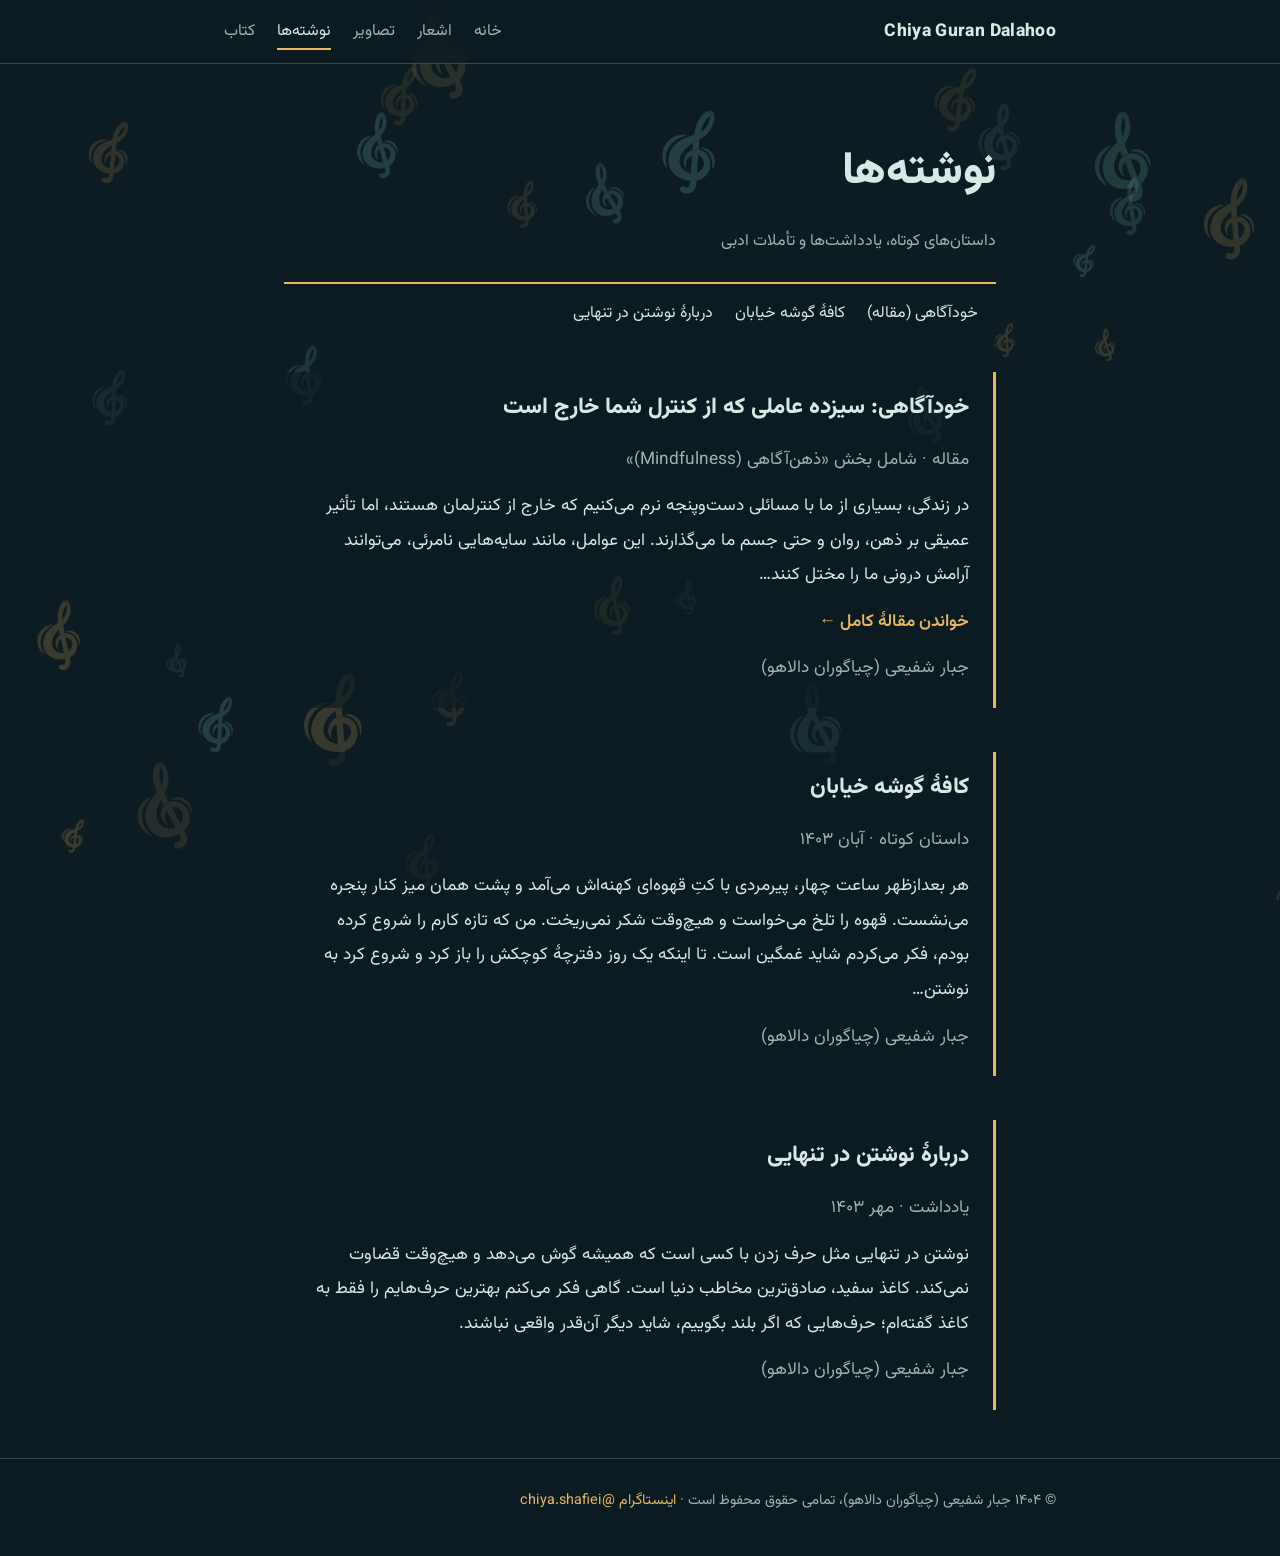
<file: writings.html>
<!DOCTYPE html>
<html lang="fa" dir="rtl">
<head>
<meta charset="UTF-8">
<meta name="viewport" content="width=device-width, initial-scale=1.0">
<meta name="description" content="داستان‌های کوتاه، یادداشت‌ها و تأملات ادبی چیا شفیعی، جبار شفیعی (چیاگوران دالاهو)">
<title>نوشته‌ها | چیا شفیعی (چیاگوران دالاهو)</title>
<link rel="preconnect" href="https://fonts.googleapis.com">
<link rel="preconnect" href="https://fonts.gstatic.com" crossorigin>
<link href="https://fonts.googleapis.com/css2?family=Vazirmatn:wght@400;600;800&display=swap" rel="stylesheet">
<style>
:root {
  --ink: #0d1b22;
  --mist: #d8e8e4;
  --dim: #9db4b0;
  --saffron: #e6b95f;
  --line: rgba(216, 232, 228, .22);
}
* { box-sizing: border-box; margin: 0; padding: 0; }
html { background: var(--ink); scroll-padding-top: 80px; scroll-behavior: smooth; }
body { font-family: "Vazirmatn", Tahoma, "Segoe UI", sans-serif; color: var(--mist); line-height: 2; background: transparent; min-height: 100vh; }
#bg { position: fixed; inset: 0; width: 100%; height: 100%; z-index: -1; display: block; }
a { color: inherit; text-decoration: none; }
a:focus-visible { outline: 2px solid var(--saffron); outline-offset: 4px; }
.wrap { max-width: 760px; margin: 0 auto; padding: 0 24px; }

header { border-bottom: 1px solid var(--line); background: rgba(13, 27, 34, .72); backdrop-filter: blur(6px); -webkit-backdrop-filter: blur(6px); position: sticky; top: 0; z-index: 5; }
header .wrap { max-width: 880px; display: flex; align-items: center; justify-content: space-between; gap: 16px; flex-wrap: wrap; padding-top: 14px; padding-bottom: 14px; }
.brand { font-weight: 800; font-size: 1.1rem; letter-spacing: .02em; direction: ltr; }
nav ul { list-style: none; display: flex; gap: 22px; flex-wrap: wrap; }
nav a { color: var(--dim); padding: 4px 0; border-bottom: 2px solid transparent; }
nav a:hover, nav a[aria-current="page"] { color: var(--mist); border-bottom-color: var(--saffron); }

.page-title { padding: 64px 0 16px; }
.page-title h1 { font-size: clamp(1.8rem, 5vw, 2.8rem); font-weight: 800; }
.page-title p { color: var(--dim); margin-top: 8px; }

.toc { list-style: none; display: flex; flex-wrap: wrap; gap: 8px 22px; margin: 8px 0 24px; padding: 14px 18px; background: rgba(13, 27, 34, .65); border-top: 2px solid var(--saffron); }
.toc a:hover { color: var(--saffron); }

.piece { border-inline-start: 3px solid var(--saffron); padding: 14px 24px 22px; margin: 28px 0 44px; background: rgba(13, 27, 34, .65); }
.piece h2 { font-size: 1.4rem; font-weight: 800; }
.meta { color: var(--dim); font-size: .9rem; margin-bottom: 12px; }
.piece p { margin-top: 12px; font-size: 1.08rem; }
.more { color: var(--saffron); font-weight: 600; }
.more:hover { text-decoration: underline; text-underline-offset: 4px; }
.poet { color: var(--dim); font-size: .95rem; }

footer a { color: var(--saffron); }
footer { border-top: 1px solid var(--line); margin-top: 48px; padding: 28px 0 40px; color: var(--dim); font-size: .9rem; background: rgba(13, 27, 34, .72); }
footer .wrap { max-width: 880px; }
@media (max-width: 560px) { nav ul { gap: 14px; } .piece { padding-inline: 16px; } }
@media (prefers-reduced-motion: reduce) { html { scroll-behavior: auto; } }
</style>
</head>
<body>
<canvas id="bg" aria-hidden="true"></canvas>

<header>
  <div class="wrap">
    <a class="brand" href="index.html">Chiya Guran Dalahoo</a>
    <nav aria-label="منوی اصلی">
      <ul>
        <li><a href="index.html">خانه</a></li>
        <li><a href="poems.html">اشعار</a></li>
        <li><a href="gallery.html">تصاویر</a></li>
        <li><a href="writings.html" aria-current="page">نوشته‌ها</a></li>
        <li><a href="book.html">کتاب</a></li>
      </ul>
    </nav>
  </div>
</header>

<main class="wrap">
  <div class="page-title">
    <h1>نوشته‌ها</h1>
    <p>داستان‌های کوتاه، یادداشت‌ها و تأملات ادبی</p>
  </div>

  <ul class="toc" aria-label="فهرست نوشته‌ها">
    <li><a href="khod-agahi.html">خودآگاهی (مقاله)</a></li>
    <li><a href="#cafe">کافهٔ گوشه خیابان</a></li>
    <li><a href="#tanhai">دربارهٔ نوشتن در تنهایی</a></li>
  </ul>

  <!-- برای افزودن نوشتهٔ جدید: یک بخش article کامل را کپی کنید، id و متن را عوض کنید و یک خط هم به فهرست بالا اضافه کنید -->

  <article class="piece" id="khod-agahi">
    <h2>خودآگاهی: سیزده عاملی که از کنترل شما خارج است</h2>
    <p class="meta">مقاله · شامل بخش «ذهن‌آگاهی (Mindfulness)»</p>
    <p>در زندگی، بسیاری از ما با مسائلی دست‌وپنجه نرم می‌کنیم که خارج از کنترلمان هستند، اما تأثیر عمیقی بر ذهن، روان و حتی جسم ما می‌گذارند. این عوامل، مانند سایه‌هایی نامرئی، می‌توانند آرامش درونی ما را مختل کنند…</p>
    <p><a class="more" href="khod-agahi.html">خواندن مقالهٔ کامل ←</a></p>
    <p class="poet">جبار شفیعی (چیاگوران دالاهو)</p>
  </article>

  <article class="piece" id="cafe">
    <h2>کافهٔ گوشه خیابان</h2>
    <p class="meta">داستان کوتاه · آبان ۱۴۰۳</p>
    <p>هر بعدازظهر ساعت چهار، پیرمردی با کتِ قهوه‌ای کهنه‌اش می‌آمد و پشت همان میز کنار پنجره می‌نشست. قهوه را تلخ می‌خواست و هیچ‌وقت شکر نمی‌ریخت. من که تازه کارم را شروع کرده بودم، فکر می‌کردم شاید غمگین است. تا اینکه یک روز دفترچهٔ کوچکش را باز کرد و شروع کرد به نوشتن…</p>
    <p class="poet">جبار شفیعی (چیاگوران دالاهو)</p>
  </article>

  <article class="piece" id="tanhai">
    <h2>دربارهٔ نوشتن در تنهایی</h2>
    <p class="meta">یادداشت · مهر ۱۴۰۳</p>
    <p>نوشتن در تنهایی مثل حرف زدن با کسی است که همیشه گوش می‌دهد و هیچ‌وقت قضاوت نمی‌کند. کاغذ سفید، صادق‌ترین مخاطب دنیا است. گاهی فکر می‌کنم بهترین حرف‌هایم را فقط به کاغذ گفته‌ام؛ حرف‌هایی که اگر بلند بگوییم، شاید دیگر آن‌قدر واقعی نباشند.</p>
    <p class="poet">جبار شفیعی (چیاگوران دالاهو)</p>
  </article>
</main>

<footer>
  <div class="wrap">© ۱۴۰۴ جبار شفیعی (چیاگوران دالاهو)، تمامی حقوق محفوظ است · <a href="https://www.instagram.com/chiya.shafiei/" target="_blank" rel="noopener me">اینستاگرام @chiya.shafiei</a></div>
</footer>

<script src="bg.js"></script>
</body>
</html>
</file>
